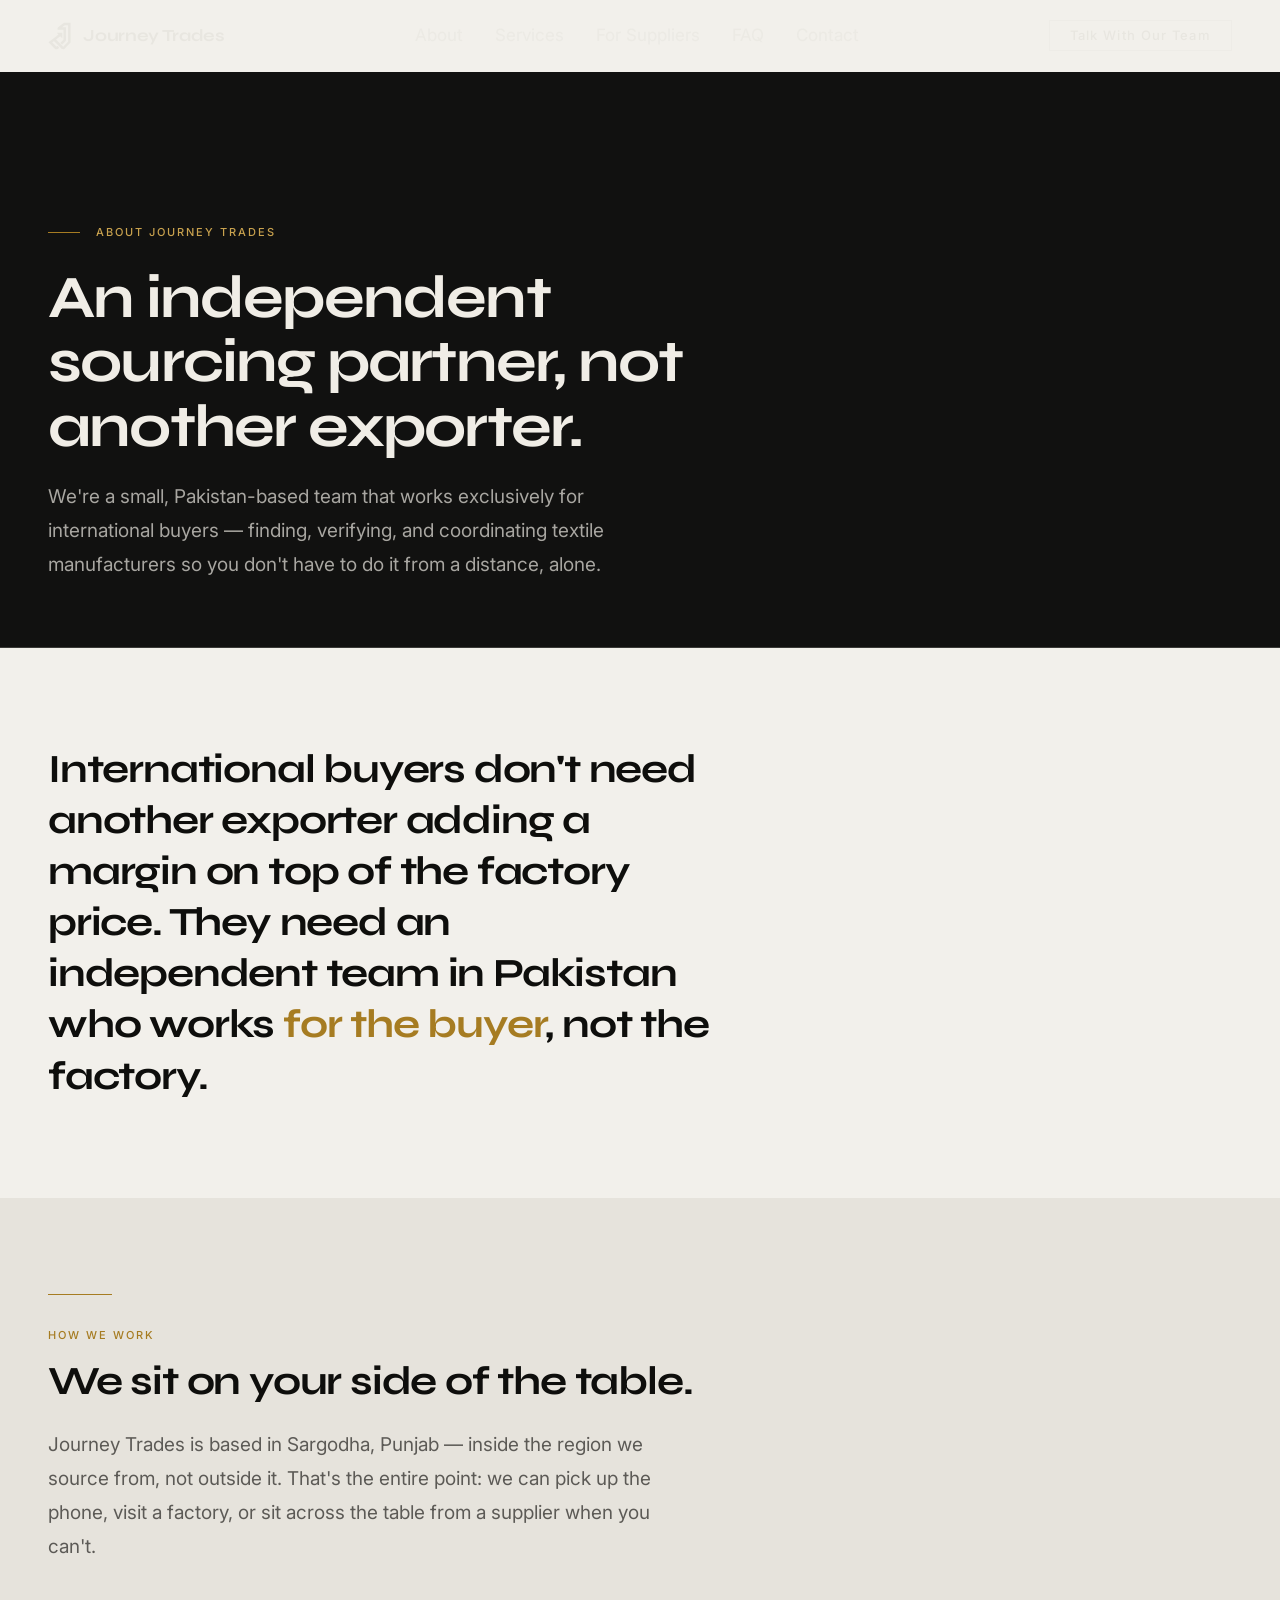
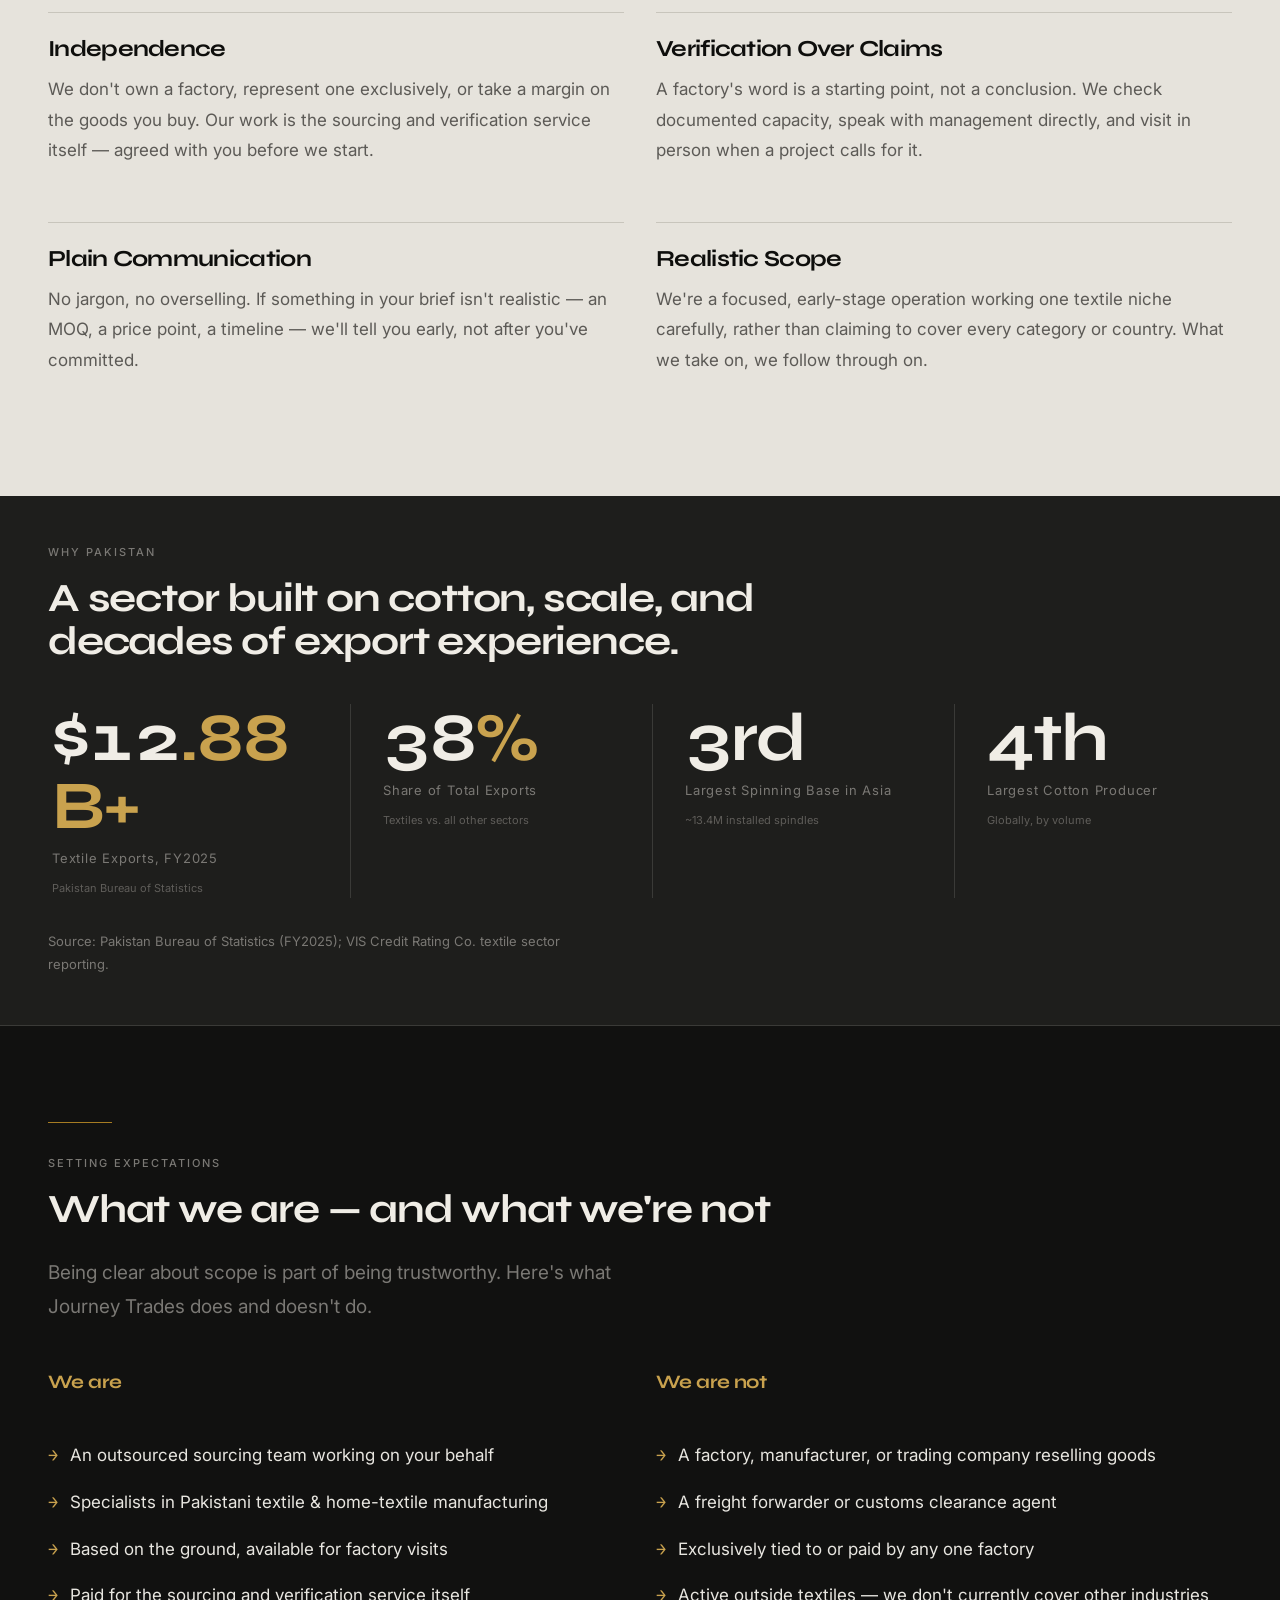
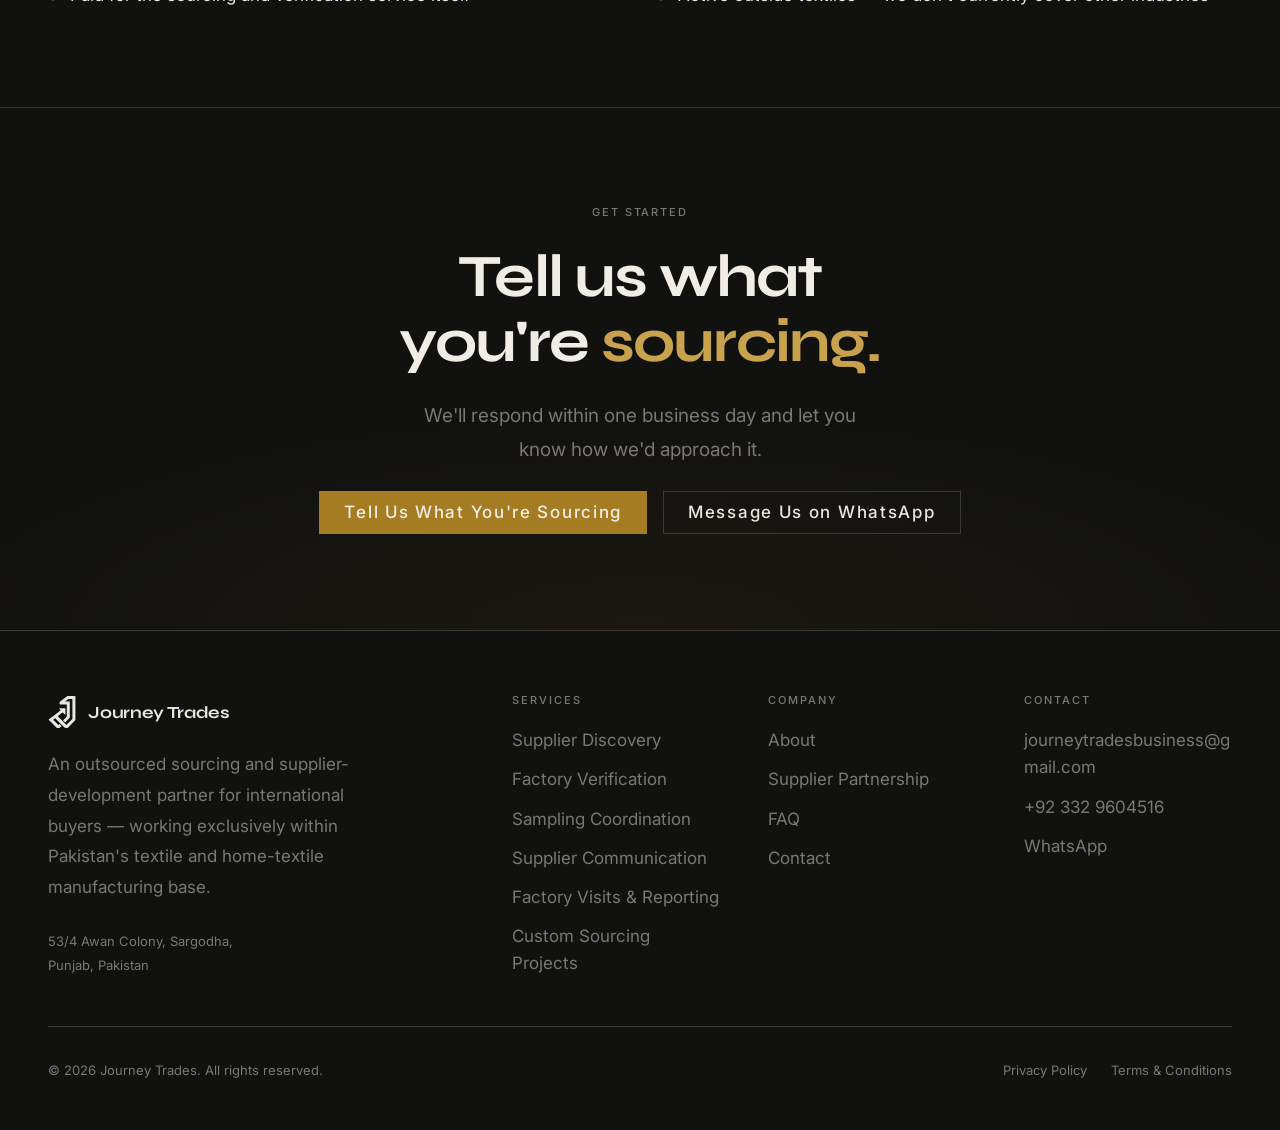
<file: about.html>
<!DOCTYPE html>
<html lang="en" dir="ltr">
<head>
  <meta charset="UTF-8">
  <meta name="viewport" content="width=device-width, initial-scale=1.0">
  <meta http-equiv="X-UA-Compatible" content="IE=edge">

  <title>About Journey Trades — An Independent Sourcing Partner in Pakistan</title>
  <meta name="description" content="Journey Trades is an outsourced sourcing and supplier-development partner based in Sargodha, Punjab. We work for international textile buyers — not for factories.">
  <meta name="robots" content="index, follow">
  <link rel="canonical" href="https://journeytrades.com/about">

  <link rel="icon" href="/assets/favicon/favicon.svg" type="image/svg+xml">
  <link rel="icon" href="/assets/favicon/favicon.ico" sizes="any">
  <link rel="icon" href="/assets/favicon/favicon-96x96.png" type="image/png" sizes="96x96">
  <link rel="apple-touch-icon" href="/assets/favicon/apple-touch-icon.png">
  <link rel="manifest" href="/site.webmanifest">
  <meta name="theme-color" content="#111110">

  <link rel="preconnect" href="https://fonts.googleapis.com">
  <link rel="preconnect" href="https://fonts.gstatic.com" crossorigin>
  <link rel="stylesheet" href="/css/style.css">
  <link rel="stylesheet" href="/css/components.css">
  <link href="https://fonts.googleapis.com/css2?family=Syne:wght@600;700&family=Inter:wght@400;500;600&family=JetBrains+Mono:wght@400&display=swap" rel="stylesheet">
</head>

<body>

  <a href="#main-content" class="skip-link">Skip to main content</a>

  <header role="banner">
    <nav class="nav nav--over-dark" id="site-nav" aria-label="Main navigation">
      <div class="nav__inner container">

        <a href="/" class="nav__brand" aria-label="Journey Trades — Home">
          <span class="nav__mark" aria-hidden="true">
            <svg viewBox="381.33 122.94 254.98 306.00" xmlns="http://www.w3.org/2000/svg" aria-hidden="true" focusable="false"><path fill="currentColor" d="M492.219360,255.719696 C487.970673,251.401764 483.965637,247.331940 479.997284,243.299408 C481.773834,241.290131 483.369568,241.736816 484.786346,241.733704 C500.950500,241.697998 517.115051,241.760742 533.278870,241.675629 C536.532776,241.658493 538.229919,242.593063 538.214355,246.176392 C538.138489,263.673279 538.195129,281.170685 538.187622,298.667908 C538.187256,299.475739 538.202148,300.349670 537.248962,300.984955 C535.290833,301.412384 534.532166,299.639404 533.427429,298.526733 C528.144592,293.205994 522.882629,287.864319 517.635010,282.508728 C516.017578,280.857971 514.525269,279.582428 512.106262,281.442688 C497.848846,292.407104 483.533447,303.296173 469.249542,314.226257 C469.011902,314.408142 468.924530,314.786438 468.872314,314.881500 C494.978088,340.527435 521.039734,366.130005 547.777771,392.397064 C550.860657,389.139160 555.244202,384.400482 559.742493,379.773346 C572.284668,366.872040 584.827454,353.970581 597.484985,341.183014 C600.006348,338.635864 601.158508,335.977844 601.152100,332.351929 C601.053955,276.360565 601.016846,220.368958 601.138489,164.377777 C601.148865,159.608215 599.744385,157.890137 594.889404,158.078583 C586.236511,158.414490 577.562073,158.185883 568.896851,158.221893 C567.082275,158.229431 565.195679,157.996155 563.598877,159.205017 C554.478271,166.109589 545.360718,173.018188 536.156189,179.990524 C537.889099,181.886978 539.625610,181.592804 541.217590,181.585632 C551.380310,181.539932 561.548218,181.598801 571.702759,181.267838 C575.767700,181.135345 577.372253,182.289490 577.363159,186.539581 C577.265991,232.199249 577.288330,277.859222 577.348022,323.519012 C577.351562,326.256561 576.355835,328.283813 574.530151,330.162781 C562.570923,342.470795 550.576233,354.745850 538.759583,367.189697 C536.109314,369.980621 534.418335,369.785675 531.954956,367.059418 C528.161133,362.860901 524.103699,358.885468 519.976135,355.009216 C517.406128,352.595734 517.024597,350.875061 519.827148,348.115173 C529.203430,338.881683 538.237244,329.301453 547.532532,319.984039 C549.837402,317.673645 550.729797,315.225372 550.720886,311.995819 C550.630432,279.167633 550.588562,246.338837 550.731201,213.511063 C550.749634,209.265808 549.271851,208.119171 545.238403,208.156525 C527.575867,208.320053 509.909210,208.088135 492.248108,208.314621 C487.396088,208.376831 485.508484,207.134674 485.556122,201.903229 C485.714783,184.478241 485.535400,184.493973 499.542938,173.908081 C517.348938,160.451614 535.152893,146.992111 552.895752,133.452637 C555.155579,131.728149 557.503235,130.980072 560.276611,130.983826 C581.106812,131.011978 601.937317,131.055344 622.766968,130.943924 C626.807556,130.922302 628.318054,132.323074 628.312683,136.488327 C628.223572,205.811172 628.248474,275.134186 628.276550,344.457153 C628.277588,346.911621 627.695251,348.962250 625.915466,350.777222 C604.217590,372.904419 582.559082,395.070221 560.886902,417.222687 C560.538513,417.578796 560.169983,417.923492 559.772217,418.221985 C554.971069,421.824646 533.644470,420.338440 529.401917,416.060669 C503.236969,389.678223 477.083954,363.283936 450.935394,336.885254 C445.846863,331.748047 445.846344,331.707733 440.229309,335.979370 C436.121277,339.103455 432.063232,342.293457 428.000671,345.476746 C427.767517,345.659454 427.695007,346.047119 427.432037,346.569000 C443.109436,361.708893 458.841797,376.901855 474.966919,392.474121 C476.721710,391.483978 478.832550,388.628113 481.294250,386.196716 C483.282410,384.233093 484.864899,384.271484 486.775757,386.243256 C491.181244,390.789246 495.623444,395.303986 500.180634,399.696655 C502.305176,401.744446 502.652954,403.499542 500.231781,405.450317 C499.845337,405.761688 499.527985,406.159149 499.180969,406.518982 C485.274841,420.939636 485.276093,420.915375 465.383636,419.879028 C462.577545,419.732819 460.314514,418.886597 458.288696,416.833862 C435.349701,393.589966 412.379608,370.376526 389.334137,347.238281 C386.774902,344.668762 386.963837,343.059631 389.784821,340.916809 C418.702850,318.951202 447.563599,296.910217 476.432800,274.880371 C482.764526,270.048645 489.066345,265.177734 495.222076,260.447754 C495.000000,258.157471 493.479034,257.229156 492.219360,255.719696 z"/></svg>
          </span>
          <span class="nav__wordmark">Journey Trades</span>
        </a>

        <ul class="nav__links" role="list">
          <li><a href="/about"     class="nav__link">About</a></li>
          <li><a href="/services"  class="nav__link">Services</a></li>
          <li><a href="/suppliers" class="nav__link">For Suppliers</a></li>
          <li><a href="/faq"       class="nav__link">FAQ</a></li>
          <li><a href="/contact"   class="nav__link">Contact</a></li>
        </ul>

        <div class="nav__actions">
          <a href="/contact" class="btn nav__cta">Talk With Our Team</a>
          <button class="nav__toggle" id="menu-toggle" aria-expanded="false" aria-controls="mobile-menu" aria-label="Open navigation menu">
            <span class="nav__toggle-bar" aria-hidden="true"></span>
            <span class="nav__toggle-bar" aria-hidden="true"></span>
            <span class="nav__toggle-bar" aria-hidden="true"></span>
          </button>
        </div>

      </div>

      <div class="nav__mobile" id="mobile-menu" aria-hidden="true">
        <ul class="nav__mobile-links" role="list">
          <li><a href="/about"     class="nav__mobile-link">About</a></li>
          <li><a href="/services"  class="nav__mobile-link">Services</a></li>
          <li><a href="/suppliers" class="nav__mobile-link">For Suppliers</a></li>
          <li><a href="/faq"       class="nav__mobile-link">FAQ</a></li>
          <li><a href="/contact"   class="nav__mobile-link">Contact</a></li>
        </ul>
        <a href="/contact" class="nav__mobile-cta">Talk With Our Team</a>
      </div>

    </nav>
  </header>
  <main id="main-content" tabindex="-1">

    <!-- ═══════════ PAGE HEADER ═══════════ -->
    <header class="page-header">
      <div class="container">
        <div class="page-header__inner">
          <div class="hero__eyebrow">
            <span class="hero__eyebrow-line" aria-hidden="true"></span>
            <span class="hero__label">About Journey Trades</span>
          </div>
          <h1>An independent sourcing partner, not another exporter.</h1>
          <p class="page-header__sub">
            We're a small, Pakistan-based team that works exclusively for international buyers — finding, verifying, and coordinating textile manufacturers so you don't have to do it from a distance, alone.
          </p>
        </div>
      </div>
    </header>

    <!-- ═══════════ LEAD STATEMENT ═══════════ -->
    <section class="about-lead section">
      <div class="container">
        <p class="about-lead__text">
          International buyers don't need another exporter adding a margin on top of the factory price. They need an independent team in Pakistan who works <em>for the buyer</em>, not the factory.
        </p>
      </div>
    </section>

    <!-- ═══════════ HOW WE WORK ═══════════ -->
    <section class="section" style="background-color: var(--color-bg-alt);" aria-labelledby="how-heading">
      <div class="container">
        <span class="entry-rule fade-up" aria-hidden="true"></span>
        <div class="heading-block">
          <span class="section-label">How We Work</span>
          <h2 class="heading-block__title" id="how-heading">We sit on your side of the table.</h2>
          <p class="heading-block__sub">
            Journey Trades is based in Sargodha, Punjab — inside the region we source from, not outside it. That's the entire point: we can pick up the phone, visit a factory, or sit across the table from a supplier when you can't.
          </p>
        </div>

        <div class="values-grid">
          <div class="value-item fade-up">
            <h3 class="value-item__title">Independence</h3>
            <p class="value-item__body">We don't own a factory, represent one exclusively, or take a margin on the goods you buy. Our work is the sourcing and verification service itself — agreed with you before we start.</p>
          </div>
          <div class="value-item fade-up">
            <h3 class="value-item__title">Verification Over Claims</h3>
            <p class="value-item__body">A factory's word is a starting point, not a conclusion. We check documented capacity, speak with management directly, and visit in person when a project calls for it.</p>
          </div>
          <div class="value-item fade-up">
            <h3 class="value-item__title">Plain Communication</h3>
            <p class="value-item__body">No jargon, no overselling. If something in your brief isn't realistic — an MOQ, a price point, a timeline — we'll tell you early, not after you've committed.</p>
          </div>
          <div class="value-item fade-up">
            <h3 class="value-item__title">Realistic Scope</h3>
            <p class="value-item__body">We're a focused, early-stage operation working one textile niche carefully, rather than claiming to cover every category or country. What we take on, we follow through on.</p>
          </div>
        </div>
      </div>
    </section>

    <!-- ═══════════ WHY PAKISTAN ═══════════ -->
    <section class="credibility-bar" aria-label="Pakistan's textile sector, in context">
      <div class="container">
        <span class="section-label section-label--light">Why Pakistan</span>
        <h2 style="color: var(--color-text-on-dark-strong); margin-top: var(--space-16); max-width: 38ch;">
          A sector built on cotton, scale, and decades of export experience.
        </h2>
        <div class="credibility-bar__grid" style="margin-top: var(--space-40);">

          <div class="stat-card fade-up">
            <span class="stat-card__number" data-count="17" data-suffix=".88B+">$17<span>.88B+</span></span>
            <span class="stat-card__label">Textile Exports, FY2025</span>
            <span class="stat-card__context">Pakistan Bureau of Statistics</span>
          </div>

          <div class="stat-card fade-up">
            <span class="stat-card__number" data-count="55" data-suffix="%">55<span>%</span></span>
            <span class="stat-card__label">Share of Total Exports</span>
            <span class="stat-card__context">Textiles vs. all other sectors</span>
          </div>

          <div class="stat-card fade-up">
            <span class="stat-card__number">3rd</span>
            <span class="stat-card__label">Largest Spinning Base in Asia</span>
            <span class="stat-card__context">~13.4M installed spindles</span>
          </div>

          <div class="stat-card fade-up">
            <span class="stat-card__number">4th</span>
            <span class="stat-card__label">Largest Cotton Producer</span>
            <span class="stat-card__context">Globally, by volume</span>
          </div>

        </div>
        <p class="markets__source">Source: Pakistan Bureau of Statistics (FY2025); VIS Credit Rating Co. textile sector reporting.</p>
      </div>
    </section>

    <!-- ═══════════ WHAT WE ARE / AREN'T ═══════════ -->
    <section class="section" style="background-color: var(--color-surface-dark);" aria-labelledby="not-heading">
      <div class="container">
        <span class="entry-rule fade-up" aria-hidden="true"></span>
        <div class="heading-block">
          <span class="section-label section-label--light">Setting Expectations</span>
          <h2 class="heading-block__title" id="not-heading" style="color: var(--color-text-on-dark-strong);">What we are — and what we're not</h2>
          <p class="heading-block__sub heading-block__sub--light">
            Being clear about scope is part of being trustworthy. Here's what Journey Trades does and doesn't do.
          </p>
        </div>

        <div class="grid grid--2">
          <div>
            <h3 style="color: var(--color-accent-brass-light); font-family: var(--font-display); font-size: var(--text-body-lg); margin-bottom: var(--space-16);">We are</h3>
            <div class="not-list">
              <div class="not-item"><span class="not-item__mark">→</span> An outsourced sourcing team working on your behalf</div>
              <div class="not-item"><span class="not-item__mark">→</span> Specialists in Pakistani textile &amp; home-textile manufacturing</div>
              <div class="not-item"><span class="not-item__mark">→</span> Based on the ground, available for factory visits</div>
              <div class="not-item"><span class="not-item__mark">→</span> Paid for the sourcing and verification service itself</div>
            </div>
          </div>
          <div>
            <h3 style="color: var(--color-accent-brass-light); font-family: var(--font-display); font-size: var(--text-body-lg); margin-bottom: var(--space-16);">We are not</h3>
            <div class="not-list">
              <div class="not-item"><span class="not-item__mark">→</span> A factory, manufacturer, or trading company reselling goods</div>
              <div class="not-item"><span class="not-item__mark">→</span> A freight forwarder or customs clearance agent</div>
              <div class="not-item"><span class="not-item__mark">→</span> Exclusively tied to or paid by any one factory</div>
              <div class="not-item"><span class="not-item__mark">→</span> Active outside textiles — we don't currently cover other industries</div>
            </div>
          </div>
        </div>
      </div>
    </section>

    <!-- ═══════════ CTA ═══════════ -->
    <section class="cta-block section" aria-labelledby="about-cta-heading">
      <div class="container">
        <div class="cta-block__inner">
          <span class="cta-block__label">Get Started</span>
          <h2 class="cta-block__title" id="about-cta-heading">Tell us what you're <em>sourcing.</em></h2>
          <p class="cta-block__sub">We'll respond within one business day and let you know how we'd approach it.</p>
          <div class="cta-block__actions">
            <a href="/contact" class="btn btn--brass">Tell Us What You're Sourcing</a>
            <a href="https://wa.me/923329604516" class="btn btn--outline-dark" target="_blank" rel="noopener">Message Us on WhatsApp</a>
          </div>
        </div>
      </div>
    </section>

  </main>

  <!-- ═══════════ FOOTER ═══════════ -->
  <footer class="footer" role="contentinfo">
    <div class="container">
      <div class="footer__inner">

        <div class="footer__brand">
          <a href="/" class="footer__mark" aria-label="Journey Trades — Home">
            <span class="footer__mark-icon" aria-hidden="true">
              <svg viewBox="381.33 122.94 254.98 306.00" xmlns="http://www.w3.org/2000/svg" aria-hidden="true" focusable="false"><path fill="currentColor" d="M492.219360,255.719696 C487.970673,251.401764 483.965637,247.331940 479.997284,243.299408 C481.773834,241.290131 483.369568,241.736816 484.786346,241.733704 C500.950500,241.697998 517.115051,241.760742 533.278870,241.675629 C536.532776,241.658493 538.229919,242.593063 538.214355,246.176392 C538.138489,263.673279 538.195129,281.170685 538.187622,298.667908 C538.187256,299.475739 538.202148,300.349670 537.248962,300.984955 C535.290833,301.412384 534.532166,299.639404 533.427429,298.526733 C528.144592,293.205994 522.882629,287.864319 517.635010,282.508728 C516.017578,280.857971 514.525269,279.582428 512.106262,281.442688 C497.848846,292.407104 483.533447,303.296173 469.249542,314.226257 C469.011902,314.408142 468.924530,314.786438 468.872314,314.881500 C494.978088,340.527435 521.039734,366.130005 547.777771,392.397064 C550.860657,389.139160 555.244202,384.400482 559.742493,379.773346 C572.284668,366.872040 584.827454,353.970581 597.484985,341.183014 C600.006348,338.635864 601.158508,335.977844 601.152100,332.351929 C601.053955,276.360565 601.016846,220.368958 601.138489,164.377777 C601.148865,159.608215 599.744385,157.890137 594.889404,158.078583 C586.236511,158.414490 577.562073,158.185883 568.896851,158.221893 C567.082275,158.229431 565.195679,157.996155 563.598877,159.205017 C554.478271,166.109589 545.360718,173.018188 536.156189,179.990524 C537.889099,181.886978 539.625610,181.592804 541.217590,181.585632 C551.380310,181.539932 561.548218,181.598801 571.702759,181.267838 C575.767700,181.135345 577.372253,182.289490 577.363159,186.539581 C577.265991,232.199249 577.288330,277.859222 577.348022,323.519012 C577.351562,326.256561 576.355835,328.283813 574.530151,330.162781 C562.570923,342.470795 550.576233,354.745850 538.759583,367.189697 C536.109314,369.980621 534.418335,369.785675 531.954956,367.059418 C528.161133,362.860901 524.103699,358.885468 519.976135,355.009216 C517.406128,352.595734 517.024597,350.875061 519.827148,348.115173 C529.203430,338.881683 538.237244,329.301453 547.532532,319.984039 C549.837402,317.673645 550.729797,315.225372 550.720886,311.995819 C550.630432,279.167633 550.588562,246.338837 550.731201,213.511063 C550.749634,209.265808 549.271851,208.119171 545.238403,208.156525 C527.575867,208.320053 509.909210,208.088135 492.248108,208.314621 C487.396088,208.376831 485.508484,207.134674 485.556122,201.903229 C485.714783,184.478241 485.535400,184.493973 499.542938,173.908081 C517.348938,160.451614 535.152893,146.992111 552.895752,133.452637 C555.155579,131.728149 557.503235,130.980072 560.276611,130.983826 C581.106812,131.011978 601.937317,131.055344 622.766968,130.943924 C626.807556,130.922302 628.318054,132.323074 628.312683,136.488327 C628.223572,205.811172 628.248474,275.134186 628.276550,344.457153 C628.277588,346.911621 627.695251,348.962250 625.915466,350.777222 C604.217590,372.904419 582.559082,395.070221 560.886902,417.222687 C560.538513,417.578796 560.169983,417.923492 559.772217,418.221985 C554.971069,421.824646 533.644470,420.338440 529.401917,416.060669 C503.236969,389.678223 477.083954,363.283936 450.935394,336.885254 C445.846863,331.748047 445.846344,331.707733 440.229309,335.979370 C436.121277,339.103455 432.063232,342.293457 428.000671,345.476746 C427.767517,345.659454 427.695007,346.047119 427.432037,346.569000 C443.109436,361.708893 458.841797,376.901855 474.966919,392.474121 C476.721710,391.483978 478.832550,388.628113 481.294250,386.196716 C483.282410,384.233093 484.864899,384.271484 486.775757,386.243256 C491.181244,390.789246 495.623444,395.303986 500.180634,399.696655 C502.305176,401.744446 502.652954,403.499542 500.231781,405.450317 C499.845337,405.761688 499.527985,406.159149 499.180969,406.518982 C485.274841,420.939636 485.276093,420.915375 465.383636,419.879028 C462.577545,419.732819 460.314514,418.886597 458.288696,416.833862 C435.349701,393.589966 412.379608,370.376526 389.334137,347.238281 C386.774902,344.668762 386.963837,343.059631 389.784821,340.916809 C418.702850,318.951202 447.563599,296.910217 476.432800,274.880371 C482.764526,270.048645 489.066345,265.177734 495.222076,260.447754 C495.000000,258.157471 493.479034,257.229156 492.219360,255.719696 z"/></svg>
            </span>
            <span class="footer__wordmark">Journey Trades</span>
          </a>
          <p class="footer__tagline">
            An outsourced sourcing and supplier-development partner for international buyers — working exclusively within Pakistan's textile and home-textile manufacturing base.
          </p>
          <p class="footer__tagline" style="margin-top: var(--space-8); font-size: var(--text-caption);">
            53/4 Awan Colony, Sargodha, Punjab, Pakistan
          </p>
        </div>

        <nav class="footer__col" aria-label="Services">
          <h3 class="footer__col-title">Services</h3>
          <ul class="footer__links" role="list">
            <li><a href="/services" class="footer__link">Supplier Discovery</a></li>
            <li><a href="/services" class="footer__link">Factory Verification</a></li>
            <li><a href="/services" class="footer__link">Sampling Coordination</a></li>
            <li><a href="/services" class="footer__link">Supplier Communication</a></li>
            <li><a href="/services" class="footer__link">Factory Visits &amp; Reporting</a></li>
            <li><a href="/services" class="footer__link">Custom Sourcing Projects</a></li>
          </ul>
        </nav>

        <nav class="footer__col" aria-label="Company">
          <h3 class="footer__col-title">Company</h3>
          <ul class="footer__links" role="list">
            <li><a href="/about"     class="footer__link">About</a></li>
            <li><a href="/suppliers" class="footer__link">Supplier Partnership</a></li>
            <li><a href="/faq"       class="footer__link">FAQ</a></li>
            <li><a href="/contact"   class="footer__link">Contact</a></li>
          </ul>
        </nav>

        <div class="footer__col">
          <h3 class="footer__col-title">Contact</h3>
          <ul class="footer__links" role="list">
            <li><a href="mailto:journeytradesbusiness@gmail.com" class="footer__link">journeytradesbusiness@gmail.com</a></li>
            <li><a href="tel:+923329604516" class="footer__link">+92 332 9604516</a></li>
            <li><a href="https://wa.me/923329604516" class="footer__link" target="_blank" rel="noopener">WhatsApp</a></li>
          </ul>
        </div>

      </div>

      <hr class="footer__divider" aria-hidden="true">

      <div class="footer__bottom">
        <p class="footer__copy">
          &copy; <span id="footer-year">2026</span> Journey Trades. All rights reserved.
        </p>
        <nav class="footer__legal-links" aria-label="Legal">
          <a href="/privacy" class="footer__legal-link">Privacy Policy</a>
          <a href="/terms"   class="footer__legal-link">Terms &amp; Conditions</a>
        </nav>
      </div>

    </div>
  </footer>

  <script src="/js/script.js" defer></script>


</body>
</html>
</file>
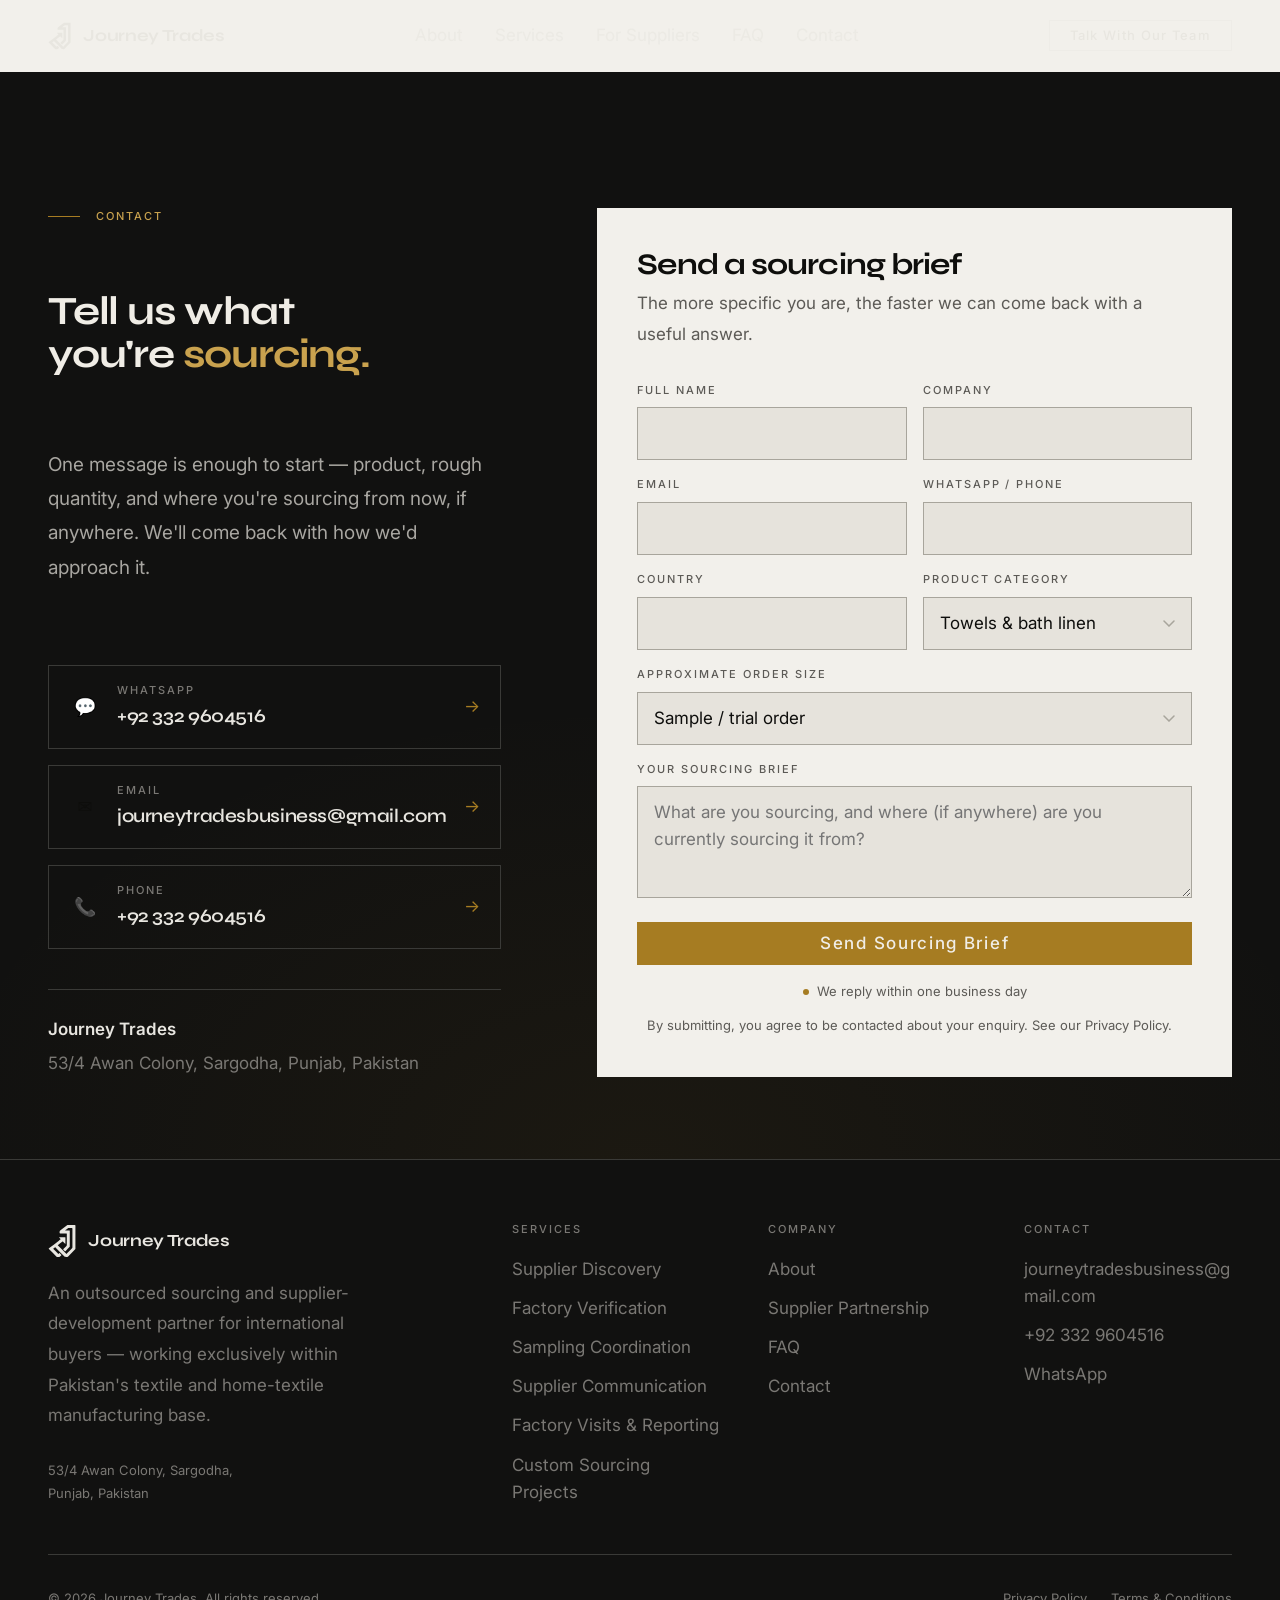
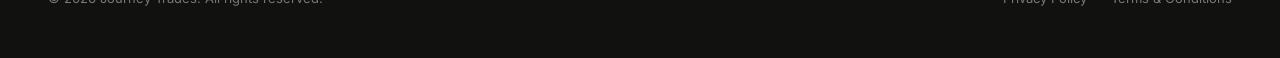
<file: contact.html>
<!DOCTYPE html>
<html lang="en" dir="ltr">
<head>
  <meta charset="UTF-8">
  <meta name="viewport" content="width=device-width, initial-scale=1.0">
  <meta http-equiv="X-UA-Compatible" content="IE=edge">

  <title>Contact Journey Trades — Send Your Sourcing Brief</title>
  <meta name="description" content="Tell Journey Trades what you're sourcing. Reach us by WhatsApp, email, or phone — based in Sargodha, Punjab, Pakistan. We respond within one business day.">
  <meta name="robots" content="index, follow">
  <link rel="canonical" href="https://journeytrades.com/contact">

  <link rel="icon" href="/assets/favicon/favicon.svg" type="image/svg+xml">
  <link rel="icon" href="/assets/favicon/favicon.ico" sizes="any">
  <link rel="icon" href="/assets/favicon/favicon-96x96.png" type="image/png" sizes="96x96">
  <link rel="apple-touch-icon" href="/assets/favicon/apple-touch-icon.png">
  <link rel="manifest" href="/site.webmanifest">
  <meta name="theme-color" content="#111110">

  <link rel="preconnect" href="https://fonts.googleapis.com">
  <link rel="preconnect" href="https://fonts.gstatic.com" crossorigin>
  <link rel="stylesheet" href="/css/style.css">
  <link rel="stylesheet" href="/css/components.css">
  <link href="https://fonts.googleapis.com/css2?family=Syne:wght@600;700&family=Inter:wght@400;500;600&family=JetBrains+Mono:wght@400&display=swap" rel="stylesheet">
</head>

<body>

  <a href="#main-content" class="skip-link">Skip to main content</a>

  <header role="banner">
    <nav class="nav nav--over-dark" id="site-nav" aria-label="Main navigation">
      <div class="nav__inner container">

        <a href="/" class="nav__brand" aria-label="Journey Trades — Home">
          <span class="nav__mark" aria-hidden="true">
            <svg viewBox="381.33 122.94 254.98 306.00" xmlns="http://www.w3.org/2000/svg" aria-hidden="true" focusable="false"><path fill="currentColor" d="M492.219360,255.719696 C487.970673,251.401764 483.965637,247.331940 479.997284,243.299408 C481.773834,241.290131 483.369568,241.736816 484.786346,241.733704 C500.950500,241.697998 517.115051,241.760742 533.278870,241.675629 C536.532776,241.658493 538.229919,242.593063 538.214355,246.176392 C538.138489,263.673279 538.195129,281.170685 538.187622,298.667908 C538.187256,299.475739 538.202148,300.349670 537.248962,300.984955 C535.290833,301.412384 534.532166,299.639404 533.427429,298.526733 C528.144592,293.205994 522.882629,287.864319 517.635010,282.508728 C516.017578,280.857971 514.525269,279.582428 512.106262,281.442688 C497.848846,292.407104 483.533447,303.296173 469.249542,314.226257 C469.011902,314.408142 468.924530,314.786438 468.872314,314.881500 C494.978088,340.527435 521.039734,366.130005 547.777771,392.397064 C550.860657,389.139160 555.244202,384.400482 559.742493,379.773346 C572.284668,366.872040 584.827454,353.970581 597.484985,341.183014 C600.006348,338.635864 601.158508,335.977844 601.152100,332.351929 C601.053955,276.360565 601.016846,220.368958 601.138489,164.377777 C601.148865,159.608215 599.744385,157.890137 594.889404,158.078583 C586.236511,158.414490 577.562073,158.185883 568.896851,158.221893 C567.082275,158.229431 565.195679,157.996155 563.598877,159.205017 C554.478271,166.109589 545.360718,173.018188 536.156189,179.990524 C537.889099,181.886978 539.625610,181.592804 541.217590,181.585632 C551.380310,181.539932 561.548218,181.598801 571.702759,181.267838 C575.767700,181.135345 577.372253,182.289490 577.363159,186.539581 C577.265991,232.199249 577.288330,277.859222 577.348022,323.519012 C577.351562,326.256561 576.355835,328.283813 574.530151,330.162781 C562.570923,342.470795 550.576233,354.745850 538.759583,367.189697 C536.109314,369.980621 534.418335,369.785675 531.954956,367.059418 C528.161133,362.860901 524.103699,358.885468 519.976135,355.009216 C517.406128,352.595734 517.024597,350.875061 519.827148,348.115173 C529.203430,338.881683 538.237244,329.301453 547.532532,319.984039 C549.837402,317.673645 550.729797,315.225372 550.720886,311.995819 C550.630432,279.167633 550.588562,246.338837 550.731201,213.511063 C550.749634,209.265808 549.271851,208.119171 545.238403,208.156525 C527.575867,208.320053 509.909210,208.088135 492.248108,208.314621 C487.396088,208.376831 485.508484,207.134674 485.556122,201.903229 C485.714783,184.478241 485.535400,184.493973 499.542938,173.908081 C517.348938,160.451614 535.152893,146.992111 552.895752,133.452637 C555.155579,131.728149 557.503235,130.980072 560.276611,130.983826 C581.106812,131.011978 601.937317,131.055344 622.766968,130.943924 C626.807556,130.922302 628.318054,132.323074 628.312683,136.488327 C628.223572,205.811172 628.248474,275.134186 628.276550,344.457153 C628.277588,346.911621 627.695251,348.962250 625.915466,350.777222 C604.217590,372.904419 582.559082,395.070221 560.886902,417.222687 C560.538513,417.578796 560.169983,417.923492 559.772217,418.221985 C554.971069,421.824646 533.644470,420.338440 529.401917,416.060669 C503.236969,389.678223 477.083954,363.283936 450.935394,336.885254 C445.846863,331.748047 445.846344,331.707733 440.229309,335.979370 C436.121277,339.103455 432.063232,342.293457 428.000671,345.476746 C427.767517,345.659454 427.695007,346.047119 427.432037,346.569000 C443.109436,361.708893 458.841797,376.901855 474.966919,392.474121 C476.721710,391.483978 478.832550,388.628113 481.294250,386.196716 C483.282410,384.233093 484.864899,384.271484 486.775757,386.243256 C491.181244,390.789246 495.623444,395.303986 500.180634,399.696655 C502.305176,401.744446 502.652954,403.499542 500.231781,405.450317 C499.845337,405.761688 499.527985,406.159149 499.180969,406.518982 C485.274841,420.939636 485.276093,420.915375 465.383636,419.879028 C462.577545,419.732819 460.314514,418.886597 458.288696,416.833862 C435.349701,393.589966 412.379608,370.376526 389.334137,347.238281 C386.774902,344.668762 386.963837,343.059631 389.784821,340.916809 C418.702850,318.951202 447.563599,296.910217 476.432800,274.880371 C482.764526,270.048645 489.066345,265.177734 495.222076,260.447754 C495.000000,258.157471 493.479034,257.229156 492.219360,255.719696 z"/></svg>
          </span>
          <span class="nav__wordmark">Journey Trades</span>
        </a>

        <ul class="nav__links" role="list">
          <li><a href="/about"     class="nav__link">About</a></li>
          <li><a href="/services"  class="nav__link">Services</a></li>
          <li><a href="/suppliers" class="nav__link">For Suppliers</a></li>
          <li><a href="/faq"       class="nav__link">FAQ</a></li>
          <li><a href="/contact"   class="nav__link">Contact</a></li>
        </ul>

        <div class="nav__actions">
          <a href="/contact" class="btn nav__cta">Talk With Our Team</a>
          <button class="nav__toggle" id="menu-toggle" aria-expanded="false" aria-controls="mobile-menu" aria-label="Open navigation menu">
            <span class="nav__toggle-bar" aria-hidden="true"></span>
            <span class="nav__toggle-bar" aria-hidden="true"></span>
            <span class="nav__toggle-bar" aria-hidden="true"></span>
          </button>
        </div>

      </div>

      <div class="nav__mobile" id="mobile-menu" aria-hidden="true">
        <ul class="nav__mobile-links" role="list">
          <li><a href="/about"     class="nav__mobile-link">About</a></li>
          <li><a href="/services"  class="nav__mobile-link">Services</a></li>
          <li><a href="/suppliers" class="nav__mobile-link">For Suppliers</a></li>
          <li><a href="/faq"       class="nav__mobile-link">FAQ</a></li>
          <li><a href="/contact"   class="nav__mobile-link">Contact</a></li>
        </ul>
        <a href="/contact" class="nav__mobile-cta">Talk With Our Team</a>
      </div>

    </nav>
  </header>
  <main id="main-content" tabindex="-1">

    <!-- ═══════════ CONTACT HUB ═══════════ -->
    <section class="contact-hub" style="padding-top: calc(var(--nav-height) + var(--space-64)); padding-bottom: var(--space-80);">
      <div class="container">
        <div class="contact-hub__layout">

          <div class="contact-hub__intro">
            <div class="hero__eyebrow">
              <span class="hero__eyebrow-line" aria-hidden="true"></span>
              <span class="hero__label">Contact</span>
            </div>
            <h1 class="hero__title" style="font-size: var(--text-h2);">Tell us what you're <em>sourcing.</em></h1>
            <p class="hero__sub">
              One message is enough to start — product, rough quantity, and where you're sourcing from now, if anywhere. We'll come back with how we'd approach it.
            </p>

            <div class="contact-hub__channels">
              <a href="https://wa.me/923329604516" class="contact-channel" target="_blank" rel="noopener">
                <span class="contact-channel__icon" aria-hidden="true">💬</span>
                <span class="contact-channel__body">
                  <span class="contact-channel__label">WhatsApp</span>
                  <span class="contact-channel__value">+92 332 9604516</span>
                </span>
                <span class="contact-channel__arrow" aria-hidden="true">→</span>
              </a>
              <a href="mailto:journeytradesbusiness@gmail.com" class="contact-channel">
                <span class="contact-channel__icon" aria-hidden="true">✉️</span>
                <span class="contact-channel__body">
                  <span class="contact-channel__label">Email</span>
                  <span class="contact-channel__value">journeytradesbusiness@gmail.com</span>
                </span>
                <span class="contact-channel__arrow" aria-hidden="true">→</span>
              </a>
              <a href="tel:+923329604516" class="contact-channel">
                <span class="contact-channel__icon" aria-hidden="true">📞</span>
                <span class="contact-channel__body">
                  <span class="contact-channel__label">Phone</span>
                  <span class="contact-channel__value">+92 332 9604516</span>
                </span>
                <span class="contact-channel__arrow" aria-hidden="true">→</span>
              </a>
            </div>

            <div class="contact-hub__address">
              <strong>Journey Trades</strong>
              53/4 Awan Colony, Sargodha, Punjab, Pakistan
            </div>
          </div>

          <form class="contact-form" action="https://formsubmit.co/journeytradesbusiness@gmail.com" method="POST">

            <h2 class="contact-form__title">Send a sourcing brief</h2>
            <p class="contact-form__sub">The more specific you are, the faster we can come back with a useful answer.</p>

            <input type="hidden" name="_subject" value="New Sourcing Brief — Journey Trades">
            <input type="hidden" name="_template" value="table">
            <input type="hidden" name="_captcha" value="false">
            <input type="hidden" name="_next" value="https://journeytrades.com/contact?sent=1">
            <input type="text" name="_honey" class="form-honeypot" tabindex="-1" autocomplete="off">

            <div class="form-row form-row--2">
              <div class="form-field">
                <label class="form-label" for="name">Full Name</label>
                <input class="form-input" type="text" id="name" name="Name" required autocomplete="name">
              </div>
              <div class="form-field">
                <label class="form-label" for="company">Company</label>
                <input class="form-input" type="text" id="company" name="Company" autocomplete="organization">
              </div>
            </div>

            <div class="form-row form-row--2">
              <div class="form-field">
                <label class="form-label" for="email">Email</label>
                <input class="form-input" type="email" id="email" name="Email" required autocomplete="email">
              </div>
              <div class="form-field">
                <label class="form-label" for="whatsapp">WhatsApp / Phone</label>
                <input class="form-input" type="tel" id="whatsapp" name="WhatsApp or Phone" autocomplete="tel">
              </div>
            </div>

            <div class="form-row form-row--2">
              <div class="form-field">
                <label class="form-label" for="country">Country</label>
                <input class="form-input" type="text" id="country" name="Country" autocomplete="country-name">
              </div>
              <div class="form-field">
                <label class="form-label" for="category">Product Category</label>
                <select class="form-select" id="category" name="Product Category">
                  <option value="Towels &amp; bath linen">Towels &amp; bath linen</option>
                  <option value="Bed linen &amp; sheeting">Bed linen &amp; sheeting</option>
                  <option value="Woven fabric">Woven fabric</option>
                  <option value="Knit fabric &amp; garments">Knit fabric &amp; garments</option>
                  <option value="Other textile">Other textile</option>
                  <option value="Not sure yet">Not sure yet</option>
                </select>
              </div>
            </div>

            <div class="form-row">
              <div class="form-field">
                <label class="form-label" for="volume">Approximate Order Size</label>
                <select class="form-select" id="volume" name="Approximate Order Size">
                  <option value="Sample / trial order">Sample / trial order</option>
                  <option value="Under $25,000">Under $25,000</option>
                  <option value="$25,000 – $100,000">$25,000 – $100,000</option>
                  <option value="$100,000 – $250,000">$100,000 – $250,000</option>
                  <option value="$250,000+">$250,000+</option>
                  <option value="Not sure yet">Not sure yet</option>
                </select>
              </div>
            </div>

            <div class="form-row">
              <div class="form-field">
                <label class="form-label" for="message">Your Sourcing Brief</label>
                <textarea class="form-textarea" id="message" name="Sourcing Brief" required placeholder="What are you sourcing, and where (if anywhere) are you currently sourcing it from?"></textarea>
              </div>
            </div>

            <button type="submit" class="btn btn--brass form-submit">Send Sourcing Brief</button>

            <div class="form-response-time">
              <span class="form-response-time__dot" aria-hidden="true"></span>
              We reply within one business day
            </div>

            <p class="form-note">
              By submitting, you agree to be contacted about your enquiry. See our <a href="/privacy">Privacy Policy</a>.
            </p>

          </form>

          <div id="form-success" hidden>
            <p class="contact-form__sub">Your sourcing brief has been sent. We'll be in touch within one business day.</p>
            <a href="/contact" class="btn btn--brass">Send Another Brief</a>
          </div>

        </div>
      </div>
    </section>

  </main>

  <!-- ═══════════ FOOTER ═══════════ -->
  <footer class="footer" role="contentinfo">
    <div class="container">
      <div class="footer__inner">

        <div class="footer__brand">
          <a href="/" class="footer__mark" aria-label="Journey Trades — Home">
            <span class="footer__mark-icon" aria-hidden="true">
              <svg viewBox="381.33 122.94 254.98 306.00" xmlns="http://www.w3.org/2000/svg" aria-hidden="true" focusable="false"><path fill="currentColor" d="M492.219360,255.719696 C487.970673,251.401764 483.965637,247.331940 479.997284,243.299408 C481.773834,241.290131 483.369568,241.736816 484.786346,241.733704 C500.950500,241.697998 517.115051,241.760742 533.278870,241.675629 C536.532776,241.658493 538.229919,242.593063 538.214355,246.176392 C538.138489,263.673279 538.195129,281.170685 538.187622,298.667908 C538.187256,299.475739 538.202148,300.349670 537.248962,300.984955 C535.290833,301.412384 534.532166,299.639404 533.427429,298.526733 C528.144592,293.205994 522.882629,287.864319 517.635010,282.508728 C516.017578,280.857971 514.525269,279.582428 512.106262,281.442688 C497.848846,292.407104 483.533447,303.296173 469.249542,314.226257 C469.011902,314.408142 468.924530,314.786438 468.872314,314.881500 C494.978088,340.527435 521.039734,366.130005 547.777771,392.397064 C550.860657,389.139160 555.244202,384.400482 559.742493,379.773346 C572.284668,366.872040 584.827454,353.970581 597.484985,341.183014 C600.006348,338.635864 601.158508,335.977844 601.152100,332.351929 C601.053955,276.360565 601.016846,220.368958 601.138489,164.377777 C601.148865,159.608215 599.744385,157.890137 594.889404,158.078583 C586.236511,158.414490 577.562073,158.185883 568.896851,158.221893 C567.082275,158.229431 565.195679,157.996155 563.598877,159.205017 C554.478271,166.109589 545.360718,173.018188 536.156189,179.990524 C537.889099,181.886978 539.625610,181.592804 541.217590,181.585632 C551.380310,181.539932 561.548218,181.598801 571.702759,181.267838 C575.767700,181.135345 577.372253,182.289490 577.363159,186.539581 C577.265991,232.199249 577.288330,277.859222 577.348022,323.519012 C577.351562,326.256561 576.355835,328.283813 574.530151,330.162781 C562.570923,342.470795 550.576233,354.745850 538.759583,367.189697 C536.109314,369.980621 534.418335,369.785675 531.954956,367.059418 C528.161133,362.860901 524.103699,358.885468 519.976135,355.009216 C517.406128,352.595734 517.024597,350.875061 519.827148,348.115173 C529.203430,338.881683 538.237244,329.301453 547.532532,319.984039 C549.837402,317.673645 550.729797,315.225372 550.720886,311.995819 C550.630432,279.167633 550.588562,246.338837 550.731201,213.511063 C550.749634,209.265808 549.271851,208.119171 545.238403,208.156525 C527.575867,208.320053 509.909210,208.088135 492.248108,208.314621 C487.396088,208.376831 485.508484,207.134674 485.556122,201.903229 C485.714783,184.478241 485.535400,184.493973 499.542938,173.908081 C517.348938,160.451614 535.152893,146.992111 552.895752,133.452637 C555.155579,131.728149 557.503235,130.980072 560.276611,130.983826 C581.106812,131.011978 601.937317,131.055344 622.766968,130.943924 C626.807556,130.922302 628.318054,132.323074 628.312683,136.488327 C628.223572,205.811172 628.248474,275.134186 628.276550,344.457153 C628.277588,346.911621 627.695251,348.962250 625.915466,350.777222 C604.217590,372.904419 582.559082,395.070221 560.886902,417.222687 C560.538513,417.578796 560.169983,417.923492 559.772217,418.221985 C554.971069,421.824646 533.644470,420.338440 529.401917,416.060669 C503.236969,389.678223 477.083954,363.283936 450.935394,336.885254 C445.846863,331.748047 445.846344,331.707733 440.229309,335.979370 C436.121277,339.103455 432.063232,342.293457 428.000671,345.476746 C427.767517,345.659454 427.695007,346.047119 427.432037,346.569000 C443.109436,361.708893 458.841797,376.901855 474.966919,392.474121 C476.721710,391.483978 478.832550,388.628113 481.294250,386.196716 C483.282410,384.233093 484.864899,384.271484 486.775757,386.243256 C491.181244,390.789246 495.623444,395.303986 500.180634,399.696655 C502.305176,401.744446 502.652954,403.499542 500.231781,405.450317 C499.845337,405.761688 499.527985,406.159149 499.180969,406.518982 C485.274841,420.939636 485.276093,420.915375 465.383636,419.879028 C462.577545,419.732819 460.314514,418.886597 458.288696,416.833862 C435.349701,393.589966 412.379608,370.376526 389.334137,347.238281 C386.774902,344.668762 386.963837,343.059631 389.784821,340.916809 C418.702850,318.951202 447.563599,296.910217 476.432800,274.880371 C482.764526,270.048645 489.066345,265.177734 495.222076,260.447754 C495.000000,258.157471 493.479034,257.229156 492.219360,255.719696 z"/></svg>
            </span>
            <span class="footer__wordmark">Journey Trades</span>
          </a>
          <p class="footer__tagline">
            An outsourced sourcing and supplier-development partner for international buyers — working exclusively within Pakistan's textile and home-textile manufacturing base.
          </p>
          <p class="footer__tagline" style="margin-top: var(--space-8); font-size: var(--text-caption);">
            53/4 Awan Colony, Sargodha, Punjab, Pakistan
          </p>
        </div>

        <nav class="footer__col" aria-label="Services">
          <h3 class="footer__col-title">Services</h3>
          <ul class="footer__links" role="list">
            <li><a href="/services" class="footer__link">Supplier Discovery</a></li>
            <li><a href="/services" class="footer__link">Factory Verification</a></li>
            <li><a href="/services" class="footer__link">Sampling Coordination</a></li>
            <li><a href="/services" class="footer__link">Supplier Communication</a></li>
            <li><a href="/services" class="footer__link">Factory Visits &amp; Reporting</a></li>
            <li><a href="/services" class="footer__link">Custom Sourcing Projects</a></li>
          </ul>
        </nav>

        <nav class="footer__col" aria-label="Company">
          <h3 class="footer__col-title">Company</h3>
          <ul class="footer__links" role="list">
            <li><a href="/about"     class="footer__link">About</a></li>
            <li><a href="/suppliers" class="footer__link">Supplier Partnership</a></li>
            <li><a href="/faq"       class="footer__link">FAQ</a></li>
            <li><a href="/contact"   class="footer__link">Contact</a></li>
          </ul>
        </nav>

        <div class="footer__col">
          <h3 class="footer__col-title">Contact</h3>
          <ul class="footer__links" role="list">
            <li><a href="mailto:journeytradesbusiness@gmail.com" class="footer__link">journeytradesbusiness@gmail.com</a></li>
            <li><a href="tel:+923329604516" class="footer__link">+92 332 9604516</a></li>
            <li><a href="https://wa.me/923329604516" class="footer__link" target="_blank" rel="noopener">WhatsApp</a></li>
          </ul>
        </div>

      </div>

      <hr class="footer__divider" aria-hidden="true">

      <div class="footer__bottom">
        <p class="footer__copy">
          &copy; <span id="footer-year">2026</span> Journey Trades. All rights reserved.
        </p>
        <nav class="footer__legal-links" aria-label="Legal">
          <a href="/privacy" class="footer__legal-link">Privacy Policy</a>
          <a href="/terms"   class="footer__legal-link">Terms &amp; Conditions</a>
        </nav>
      </div>

    </div>
  </footer>

  <script src="/js/script.js" defer></script>


</body>
</html>
</file>
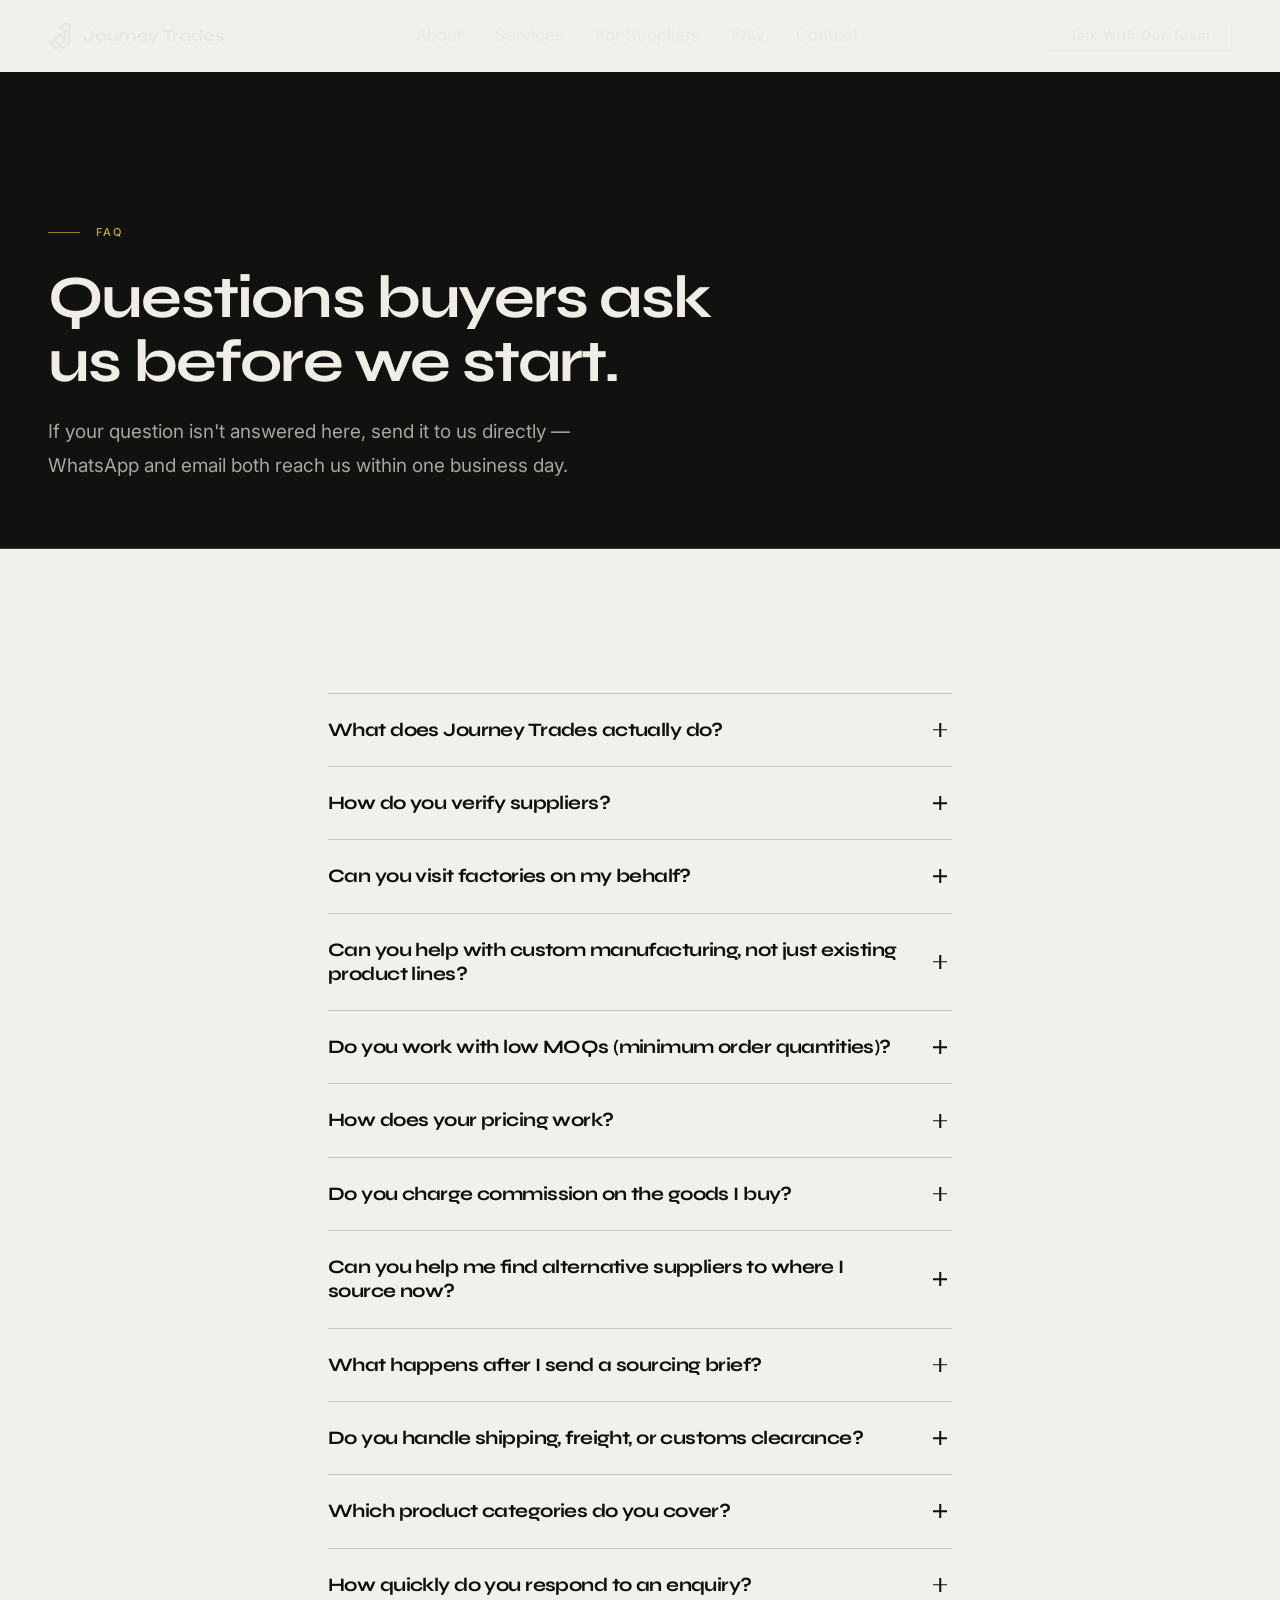
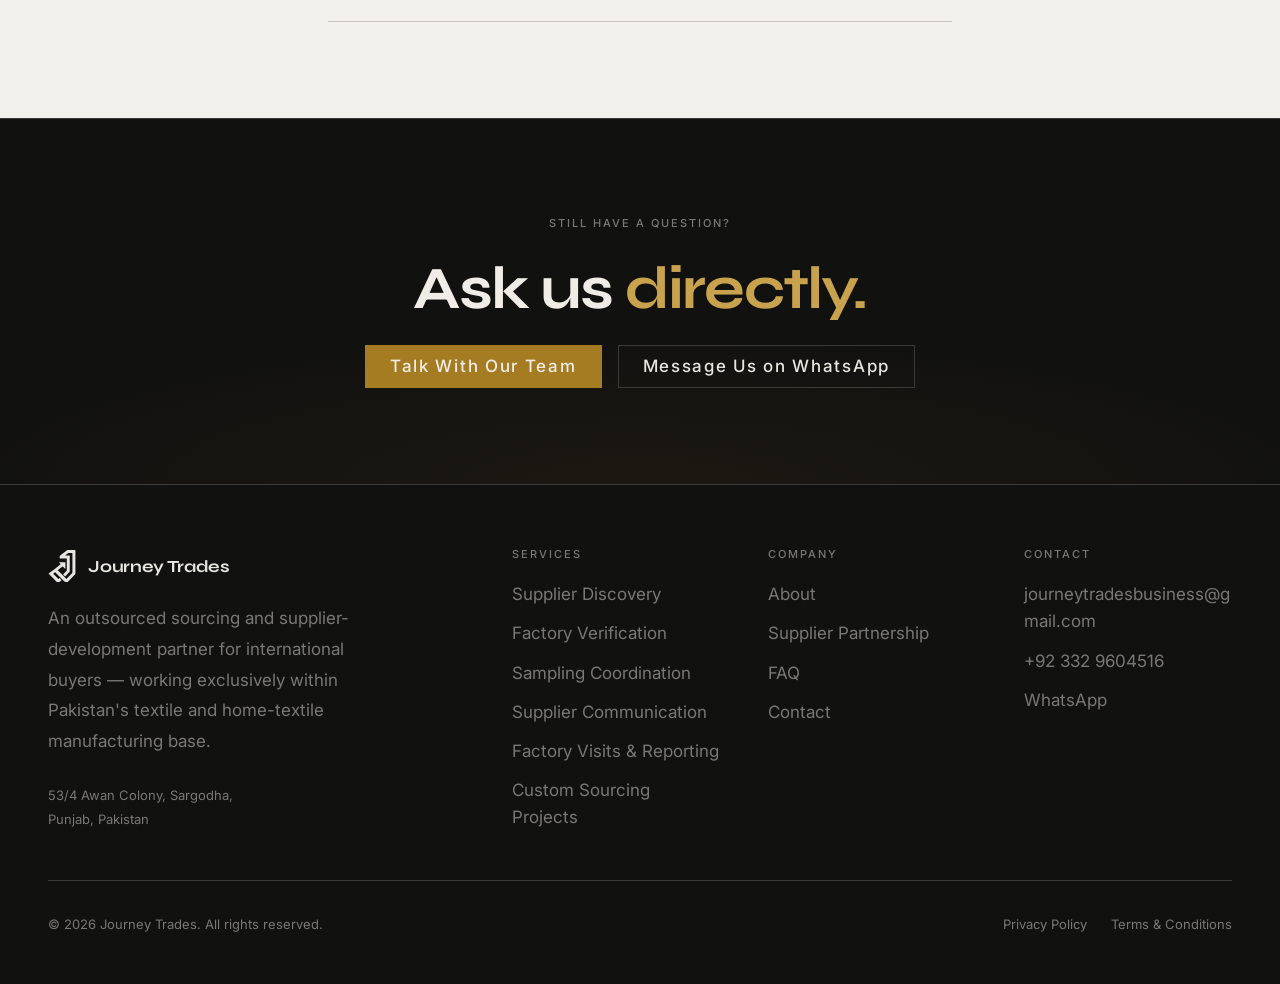
<file: faq.html>
<!DOCTYPE html>
<html lang="en" dir="ltr">
<head>
  <meta charset="UTF-8">
  <meta name="viewport" content="width=device-width, initial-scale=1.0">
  <meta http-equiv="X-UA-Compatible" content="IE=edge">

  <title>FAQ — Sourcing, Supplier Verification &amp; Pricing | Journey Trades</title>
  <meta name="description" content="Answers to common questions about how Journey Trades verifies suppliers, visits factories, handles custom manufacturing, structures pricing, and works with international textile buyers.">
  <meta name="robots" content="index, follow">
  <link rel="canonical" href="https://journeytrades.com/faq">

  <link rel="icon" href="/assets/favicon/favicon.svg" type="image/svg+xml">
  <link rel="icon" href="/assets/favicon/favicon.ico" sizes="any">
  <link rel="icon" href="/assets/favicon/favicon-96x96.png" type="image/png" sizes="96x96">
  <link rel="apple-touch-icon" href="/assets/favicon/apple-touch-icon.png">
  <link rel="manifest" href="/site.webmanifest">
  <meta name="theme-color" content="#111110">

  <link rel="preconnect" href="https://fonts.googleapis.com">
  <link rel="preconnect" href="https://fonts.gstatic.com" crossorigin>
  <link rel="stylesheet" href="/css/style.css">
  <link rel="stylesheet" href="/css/components.css">
  <link href="https://fonts.googleapis.com/css2?family=Syne:wght@600;700&family=Inter:wght@400;500;600&family=JetBrains+Mono:wght@400&display=swap" rel="stylesheet">

  <script type="application/ld+json">
  {
    "@context": "https://schema.org",
    "@type": "FAQPage",
    "mainEntity": [
      {
        "@type": "Question",
        "name": "What does Journey Trades actually do?",
        "acceptedAnswer": { "@type": "Answer", "text": "Journey Trades acts as an outsourced sourcing team inside Pakistan. We find, evaluate, and verify textile manufacturers on behalf of international buyers, coordinate sampling and communication, and visit factories in person where useful. We do not manufacture goods ourselves and we are not a trading company buying and reselling textiles." }
      },
      {
        "@type": "Question",
        "name": "How do you verify suppliers?",
        "acceptedAnswer": { "@type": "Answer", "text": "We review a factory's documented capacity and production lines, speak directly with factory management, and where the project justifies it, visit the site in person. We check what a factory can actually produce at the quality and volume needed, not only what it claims in an email." }
      },
      {
        "@type": "Question",
        "name": "Can you visit factories on my behalf?",
        "acceptedAnswer": { "@type": "Answer", "text": "Yes. Factory visits and written or photo reporting are one of our core services. Visit frequency and depth are scoped to the project — a single verification visit for a smaller order, or ongoing visits for in-progress production." }
      },
      {
        "@type": "Question",
        "name": "Can you help with custom manufacturing, not just existing product lines?",
        "acceptedAnswer": { "@type": "Answer", "text": "Yes. We support custom sourcing projects, including matching your specification or sample to factories with the right capability, and coordinating development samples before production begins." }
      },
      {
        "@type": "Question",
        "name": "Do you work with low MOQs (minimum order quantities)?",
        "acceptedAnswer": { "@type": "Answer", "text": "It depends on the product and the factory. Many established Pakistani textile manufacturers set MOQs based on production efficiency rather than arbitrary preference. We're upfront about realistic MOQ ranges for your product before you commit to a sourcing project, and we look for factories whose MOQ structure fits your order size where possible." }
      },
      {
        "@type": "Question",
        "name": "How does your pricing work?",
        "acceptedAnswer": { "@type": "Answer", "text": "We don't publish a fixed price list, because every sourcing project is different. Pricing depends on the complexity of what you're sourcing, how many suppliers need to be evaluated, whether factory visits are required, how deep the verification needs to go, and what reporting you need along the way. We review your brief first and quote based on the actual scope." }
      },
      {
        "@type": "Question",
        "name": "Do you charge commission on the goods I buy?",
        "acceptedAnswer": { "@type": "Answer", "text": "No. We don't take a margin on the products you purchase from a factory. Our work is the sourcing and verification service itself, scoped and agreed with you before we start." }
      },
      {
        "@type": "Question",
        "name": "Can you help me find alternative suppliers to where I source now?",
        "acceptedAnswer": { "@type": "Answer", "text": "Yes — this is one of the most common reasons buyers come to us. If you're looking to diversify away from a single country or factory, or you've had a bad experience with an existing supplier, we build a shortlist of vetted alternatives in Pakistan that match your current specification." }
      },
      {
        "@type": "Question",
        "name": "What happens after I send a sourcing brief?",
        "acceptedAnswer": { "@type": "Answer", "text": "We review what you've sent, ask any clarifying questions by WhatsApp or email, and come back with a proposed scope and approach — including roughly how many suppliers we'd evaluate and what verification would look like — before any commercial commitment is made." }
      },
      {
        "@type": "Question",
        "name": "Do you handle shipping, freight, or customs clearance?",
        "acceptedAnswer": { "@type": "Answer", "text": "No. Our work covers sourcing, supplier verification, sampling, and factory coordination — not logistics. We flag this clearly during scoping so you can arrange freight and customs separately, and we're happy to share what we know from experience if it's useful." }
      },
      {
        "@type": "Question",
        "name": "Which product categories do you cover?",
        "acceptedAnswer": { "@type": "Answer", "text": "We currently work exclusively within textiles — cotton home textiles such as towels and bed linen, woven and knit fabric, and garments. We don't currently source outside textiles." }
      },
      {
        "@type": "Question",
        "name": "How quickly do you respond to an enquiry?",
        "acceptedAnswer": { "@type": "Answer", "text": "We aim to respond to every WhatsApp message and email within one business day." }
      }
    ]
  }
  </script>
</head>

<body>

  <a href="#main-content" class="skip-link">Skip to main content</a>

  <header role="banner">
    <nav class="nav nav--over-dark" id="site-nav" aria-label="Main navigation">
      <div class="nav__inner container">

        <a href="/" class="nav__brand" aria-label="Journey Trades — Home">
          <span class="nav__mark" aria-hidden="true">
            <svg viewBox="381.33 122.94 254.98 306.00" xmlns="http://www.w3.org/2000/svg" aria-hidden="true" focusable="false"><path fill="currentColor" d="M492.219360,255.719696 C487.970673,251.401764 483.965637,247.331940 479.997284,243.299408 C481.773834,241.290131 483.369568,241.736816 484.786346,241.733704 C500.950500,241.697998 517.115051,241.760742 533.278870,241.675629 C536.532776,241.658493 538.229919,242.593063 538.214355,246.176392 C538.138489,263.673279 538.195129,281.170685 538.187622,298.667908 C538.187256,299.475739 538.202148,300.349670 537.248962,300.984955 C535.290833,301.412384 534.532166,299.639404 533.427429,298.526733 C528.144592,293.205994 522.882629,287.864319 517.635010,282.508728 C516.017578,280.857971 514.525269,279.582428 512.106262,281.442688 C497.848846,292.407104 483.533447,303.296173 469.249542,314.226257 C469.011902,314.408142 468.924530,314.786438 468.872314,314.881500 C494.978088,340.527435 521.039734,366.130005 547.777771,392.397064 C550.860657,389.139160 555.244202,384.400482 559.742493,379.773346 C572.284668,366.872040 584.827454,353.970581 597.484985,341.183014 C600.006348,338.635864 601.158508,335.977844 601.152100,332.351929 C601.053955,276.360565 601.016846,220.368958 601.138489,164.377777 C601.148865,159.608215 599.744385,157.890137 594.889404,158.078583 C586.236511,158.414490 577.562073,158.185883 568.896851,158.221893 C567.082275,158.229431 565.195679,157.996155 563.598877,159.205017 C554.478271,166.109589 545.360718,173.018188 536.156189,179.990524 C537.889099,181.886978 539.625610,181.592804 541.217590,181.585632 C551.380310,181.539932 561.548218,181.598801 571.702759,181.267838 C575.767700,181.135345 577.372253,182.289490 577.363159,186.539581 C577.265991,232.199249 577.288330,277.859222 577.348022,323.519012 C577.351562,326.256561 576.355835,328.283813 574.530151,330.162781 C562.570923,342.470795 550.576233,354.745850 538.759583,367.189697 C536.109314,369.980621 534.418335,369.785675 531.954956,367.059418 C528.161133,362.860901 524.103699,358.885468 519.976135,355.009216 C517.406128,352.595734 517.024597,350.875061 519.827148,348.115173 C529.203430,338.881683 538.237244,329.301453 547.532532,319.984039 C549.837402,317.673645 550.729797,315.225372 550.720886,311.995819 C550.630432,279.167633 550.588562,246.338837 550.731201,213.511063 C550.749634,209.265808 549.271851,208.119171 545.238403,208.156525 C527.575867,208.320053 509.909210,208.088135 492.248108,208.314621 C487.396088,208.376831 485.508484,207.134674 485.556122,201.903229 C485.714783,184.478241 485.535400,184.493973 499.542938,173.908081 C517.348938,160.451614 535.152893,146.992111 552.895752,133.452637 C555.155579,131.728149 557.503235,130.980072 560.276611,130.983826 C581.106812,131.011978 601.937317,131.055344 622.766968,130.943924 C626.807556,130.922302 628.318054,132.323074 628.312683,136.488327 C628.223572,205.811172 628.248474,275.134186 628.276550,344.457153 C628.277588,346.911621 627.695251,348.962250 625.915466,350.777222 C604.217590,372.904419 582.559082,395.070221 560.886902,417.222687 C560.538513,417.578796 560.169983,417.923492 559.772217,418.221985 C554.971069,421.824646 533.644470,420.338440 529.401917,416.060669 C503.236969,389.678223 477.083954,363.283936 450.935394,336.885254 C445.846863,331.748047 445.846344,331.707733 440.229309,335.979370 C436.121277,339.103455 432.063232,342.293457 428.000671,345.476746 C427.767517,345.659454 427.695007,346.047119 427.432037,346.569000 C443.109436,361.708893 458.841797,376.901855 474.966919,392.474121 C476.721710,391.483978 478.832550,388.628113 481.294250,386.196716 C483.282410,384.233093 484.864899,384.271484 486.775757,386.243256 C491.181244,390.789246 495.623444,395.303986 500.180634,399.696655 C502.305176,401.744446 502.652954,403.499542 500.231781,405.450317 C499.845337,405.761688 499.527985,406.159149 499.180969,406.518982 C485.274841,420.939636 485.276093,420.915375 465.383636,419.879028 C462.577545,419.732819 460.314514,418.886597 458.288696,416.833862 C435.349701,393.589966 412.379608,370.376526 389.334137,347.238281 C386.774902,344.668762 386.963837,343.059631 389.784821,340.916809 C418.702850,318.951202 447.563599,296.910217 476.432800,274.880371 C482.764526,270.048645 489.066345,265.177734 495.222076,260.447754 C495.000000,258.157471 493.479034,257.229156 492.219360,255.719696 z"/></svg>
          </span>
          <span class="nav__wordmark">Journey Trades</span>
        </a>

        <ul class="nav__links" role="list">
          <li><a href="/about"     class="nav__link">About</a></li>
          <li><a href="/services"  class="nav__link">Services</a></li>
          <li><a href="/suppliers" class="nav__link">For Suppliers</a></li>
          <li><a href="/faq"       class="nav__link">FAQ</a></li>
          <li><a href="/contact"   class="nav__link">Contact</a></li>
        </ul>

        <div class="nav__actions">
          <a href="/contact" class="btn nav__cta">Talk With Our Team</a>
          <button class="nav__toggle" id="menu-toggle" aria-expanded="false" aria-controls="mobile-menu" aria-label="Open navigation menu">
            <span class="nav__toggle-bar" aria-hidden="true"></span>
            <span class="nav__toggle-bar" aria-hidden="true"></span>
            <span class="nav__toggle-bar" aria-hidden="true"></span>
          </button>
        </div>

      </div>

      <div class="nav__mobile" id="mobile-menu" aria-hidden="true">
        <ul class="nav__mobile-links" role="list">
          <li><a href="/about"     class="nav__mobile-link">About</a></li>
          <li><a href="/services"  class="nav__mobile-link">Services</a></li>
          <li><a href="/suppliers" class="nav__mobile-link">For Suppliers</a></li>
          <li><a href="/faq"       class="nav__mobile-link">FAQ</a></li>
          <li><a href="/contact"   class="nav__mobile-link">Contact</a></li>
        </ul>
        <a href="/contact" class="nav__mobile-cta">Talk With Our Team</a>
      </div>

    </nav>
  </header>
  <main id="main-content" tabindex="-1">

    <!-- ═══════════ PAGE HEADER ═══════════ -->
    <header class="page-header">
      <div class="container">
        <div class="page-header__inner">
          <div class="hero__eyebrow">
            <span class="hero__eyebrow-line" aria-hidden="true"></span>
            <span class="hero__label">FAQ</span>
          </div>
          <h1>Questions buyers ask us before we start.</h1>
          <p class="page-header__sub">
            If your question isn't answered here, send it to us directly — WhatsApp and email both reach us within one business day.
          </p>
        </div>
      </div>
    </header>

    <!-- ═══════════ FAQ LIST ═══════════ -->
    <section class="faq section">
      <div class="container container--text">

        <div class="faq-list">

          <div class="faq-item">
            <button class="faq-item__q" aria-expanded="false">
              <span class="faq-item__q-text">What does Journey Trades actually do?</span>
              <span class="faq-item__icon" aria-hidden="true"></span>
            </button>
            <div class="faq-item__a"><div class="faq-item__a-inner">We act as your outsourced sourcing team inside Pakistan. We find, evaluate, and verify textile manufacturers on your behalf, coordinate sampling and communication, and — where useful — visit factories in person. <strong>We do not manufacture goods ourselves</strong> and we are not a trading company buying and reselling textiles.</div></div>
          </div>

          <div class="faq-item">
            <button class="faq-item__q" aria-expanded="false">
              <span class="faq-item__q-text">How do you verify suppliers?</span>
              <span class="faq-item__icon" aria-hidden="true"></span>
            </button>
            <div class="faq-item__a"><div class="faq-item__a-inner">We review a factory's documented capacity, production lines, and relevant certifications, speak directly with factory management, and where the project justifies it, visit the site in person. We look at what a factory can actually produce at the quality and volume you need — not just what they claim in an email.</div></div>
          </div>

          <div class="faq-item">
            <button class="faq-item__q" aria-expanded="false">
              <span class="faq-item__q-text">Can you visit factories on my behalf?</span>
              <span class="faq-item__icon" aria-hidden="true"></span>
            </button>
            <div class="faq-item__a"><div class="faq-item__a-inner">Yes. Factory visits and written and photo reporting are one of our core services. We scope visit frequency and depth to the project — a single verification visit for a smaller order, ongoing visits for in-progress production.</div></div>
          </div>

          <div class="faq-item">
            <button class="faq-item__q" aria-expanded="false">
              <span class="faq-item__q-text">Can you help with custom manufacturing, not just existing product lines?</span>
              <span class="faq-item__icon" aria-hidden="true"></span>
            </button>
            <div class="faq-item__a"><div class="faq-item__a-inner">Yes. We support custom sourcing projects, including matching your specification or sample to factories with the right capability, and coordinating development samples before production.</div></div>
          </div>

          <div class="faq-item">
            <button class="faq-item__q" aria-expanded="false">
              <span class="faq-item__q-text">Do you work with low MOQs (minimum order quantities)?</span>
              <span class="faq-item__icon" aria-hidden="true"></span>
            </button>
            <div class="faq-item__a"><div class="faq-item__a-inner">It depends on the product and the factory. Many established Pakistani textile manufacturers set MOQs based on production efficiency, not arbitrary preference. We're upfront with you about realistic MOQ ranges for your product before you commit to a sourcing project, and we look for factories whose MOQ structure fits your order size where possible.</div></div>
          </div>

          <div class="faq-item">
            <button class="faq-item__q" aria-expanded="false">
              <span class="faq-item__q-text">How does your pricing work?</span>
              <span class="faq-item__icon" aria-hidden="true"></span>
            </button>
            <div class="faq-item__a"><div class="faq-item__a-inner">We don't publish a fixed price list, because every sourcing project is different. Pricing depends on the complexity of what you're sourcing, how many suppliers need to be evaluated, whether factory visits are required, how deep the verification needs to go, and what reporting you need along the way. We discuss your brief first and quote based on the actual scope.</div></div>
          </div>

          <div class="faq-item">
            <button class="faq-item__q" aria-expanded="false">
              <span class="faq-item__q-text">Do you charge commission on the goods I buy?</span>
              <span class="faq-item__icon" aria-hidden="true"></span>
            </button>
            <div class="faq-item__a"><div class="faq-item__a-inner"><strong>No.</strong> We don't take a margin on the products you purchase from a factory. Our work is the sourcing and verification service itself, scoped and agreed with you before we start.</div></div>
          </div>

          <div class="faq-item">
            <button class="faq-item__q" aria-expanded="false">
              <span class="faq-item__q-text">Can you help me find alternative suppliers to where I source now?</span>
              <span class="faq-item__icon" aria-hidden="true"></span>
            </button>
            <div class="faq-item__a"><div class="faq-item__a-inner">Yes — this is one of the most common reasons buyers come to us. If you're looking to diversify away from a single country or factory, or you've had a bad experience with an existing supplier, we build a shortlist of vetted alternatives in Pakistan that match your current specification.</div></div>
          </div>

          <div class="faq-item">
            <button class="faq-item__q" aria-expanded="false">
              <span class="faq-item__q-text">What happens after I send a sourcing brief?</span>
              <span class="faq-item__icon" aria-hidden="true"></span>
            </button>
            <div class="faq-item__a"><div class="faq-item__a-inner">We review what you've sent, ask any clarifying questions by WhatsApp or email, and come back with a proposed scope and approach — including roughly how many suppliers we'd evaluate and what verification would look like — before any commercial commitment is made.</div></div>
          </div>

          <div class="faq-item">
            <button class="faq-item__q" aria-expanded="false">
              <span class="faq-item__q-text">Do you handle shipping, freight, or customs clearance?</span>
              <span class="faq-item__icon" aria-hidden="true"></span>
            </button>
            <div class="faq-item__a"><div class="faq-item__a-inner"><strong>No.</strong> Our work covers sourcing, supplier verification, sampling, and factory coordination — not logistics. We flag this clearly during scoping so you know to arrange freight and customs separately, and we're happy to share what we know from experience if it's useful.</div></div>
          </div>

          <div class="faq-item">
            <button class="faq-item__q" aria-expanded="false">
              <span class="faq-item__q-text">Which product categories do you cover?</span>
              <span class="faq-item__icon" aria-hidden="true"></span>
            </button>
            <div class="faq-item__a"><div class="faq-item__a-inner">Right now we work exclusively within textiles — cotton home textiles (towels, bed linen), woven and knit fabric, and garments. We don't currently source outside textiles.</div></div>
          </div>

          <div class="faq-item">
            <button class="faq-item__q" aria-expanded="false">
              <span class="faq-item__q-text">How quickly do you respond to an enquiry?</span>
              <span class="faq-item__icon" aria-hidden="true"></span>
            </button>
            <div class="faq-item__a"><div class="faq-item__a-inner">We aim to respond to every WhatsApp message and email within one business day.</div></div>
          </div>

        </div>
      </div>
    </section>

    <!-- ═══════════ CTA ═══════════ -->
    <section class="cta-block section" aria-labelledby="faq-cta-heading">
      <div class="container">
        <div class="cta-block__inner">
          <span class="cta-block__label">Still Have a Question?</span>
          <h2 class="cta-block__title" id="faq-cta-heading">Ask us <em>directly.</em></h2>
          <div class="cta-block__actions">
            <a href="/contact" class="btn btn--brass">Talk With Our Team</a>
            <a href="https://wa.me/923329604516" class="btn btn--outline-dark" target="_blank" rel="noopener">Message Us on WhatsApp</a>
          </div>
        </div>
      </div>
    </section>

  </main>

  <!-- ═══════════ FOOTER ═══════════ -->
  <footer class="footer" role="contentinfo">
    <div class="container">
      <div class="footer__inner">

        <div class="footer__brand">
          <a href="/" class="footer__mark" aria-label="Journey Trades — Home">
            <span class="footer__mark-icon" aria-hidden="true">
              <svg viewBox="381.33 122.94 254.98 306.00" xmlns="http://www.w3.org/2000/svg" aria-hidden="true" focusable="false"><path fill="currentColor" d="M492.219360,255.719696 C487.970673,251.401764 483.965637,247.331940 479.997284,243.299408 C481.773834,241.290131 483.369568,241.736816 484.786346,241.733704 C500.950500,241.697998 517.115051,241.760742 533.278870,241.675629 C536.532776,241.658493 538.229919,242.593063 538.214355,246.176392 C538.138489,263.673279 538.195129,281.170685 538.187622,298.667908 C538.187256,299.475739 538.202148,300.349670 537.248962,300.984955 C535.290833,301.412384 534.532166,299.639404 533.427429,298.526733 C528.144592,293.205994 522.882629,287.864319 517.635010,282.508728 C516.017578,280.857971 514.525269,279.582428 512.106262,281.442688 C497.848846,292.407104 483.533447,303.296173 469.249542,314.226257 C469.011902,314.408142 468.924530,314.786438 468.872314,314.881500 C494.978088,340.527435 521.039734,366.130005 547.777771,392.397064 C550.860657,389.139160 555.244202,384.400482 559.742493,379.773346 C572.284668,366.872040 584.827454,353.970581 597.484985,341.183014 C600.006348,338.635864 601.158508,335.977844 601.152100,332.351929 C601.053955,276.360565 601.016846,220.368958 601.138489,164.377777 C601.148865,159.608215 599.744385,157.890137 594.889404,158.078583 C586.236511,158.414490 577.562073,158.185883 568.896851,158.221893 C567.082275,158.229431 565.195679,157.996155 563.598877,159.205017 C554.478271,166.109589 545.360718,173.018188 536.156189,179.990524 C537.889099,181.886978 539.625610,181.592804 541.217590,181.585632 C551.380310,181.539932 561.548218,181.598801 571.702759,181.267838 C575.767700,181.135345 577.372253,182.289490 577.363159,186.539581 C577.265991,232.199249 577.288330,277.859222 577.348022,323.519012 C577.351562,326.256561 576.355835,328.283813 574.530151,330.162781 C562.570923,342.470795 550.576233,354.745850 538.759583,367.189697 C536.109314,369.980621 534.418335,369.785675 531.954956,367.059418 C528.161133,362.860901 524.103699,358.885468 519.976135,355.009216 C517.406128,352.595734 517.024597,350.875061 519.827148,348.115173 C529.203430,338.881683 538.237244,329.301453 547.532532,319.984039 C549.837402,317.673645 550.729797,315.225372 550.720886,311.995819 C550.630432,279.167633 550.588562,246.338837 550.731201,213.511063 C550.749634,209.265808 549.271851,208.119171 545.238403,208.156525 C527.575867,208.320053 509.909210,208.088135 492.248108,208.314621 C487.396088,208.376831 485.508484,207.134674 485.556122,201.903229 C485.714783,184.478241 485.535400,184.493973 499.542938,173.908081 C517.348938,160.451614 535.152893,146.992111 552.895752,133.452637 C555.155579,131.728149 557.503235,130.980072 560.276611,130.983826 C581.106812,131.011978 601.937317,131.055344 622.766968,130.943924 C626.807556,130.922302 628.318054,132.323074 628.312683,136.488327 C628.223572,205.811172 628.248474,275.134186 628.276550,344.457153 C628.277588,346.911621 627.695251,348.962250 625.915466,350.777222 C604.217590,372.904419 582.559082,395.070221 560.886902,417.222687 C560.538513,417.578796 560.169983,417.923492 559.772217,418.221985 C554.971069,421.824646 533.644470,420.338440 529.401917,416.060669 C503.236969,389.678223 477.083954,363.283936 450.935394,336.885254 C445.846863,331.748047 445.846344,331.707733 440.229309,335.979370 C436.121277,339.103455 432.063232,342.293457 428.000671,345.476746 C427.767517,345.659454 427.695007,346.047119 427.432037,346.569000 C443.109436,361.708893 458.841797,376.901855 474.966919,392.474121 C476.721710,391.483978 478.832550,388.628113 481.294250,386.196716 C483.282410,384.233093 484.864899,384.271484 486.775757,386.243256 C491.181244,390.789246 495.623444,395.303986 500.180634,399.696655 C502.305176,401.744446 502.652954,403.499542 500.231781,405.450317 C499.845337,405.761688 499.527985,406.159149 499.180969,406.518982 C485.274841,420.939636 485.276093,420.915375 465.383636,419.879028 C462.577545,419.732819 460.314514,418.886597 458.288696,416.833862 C435.349701,393.589966 412.379608,370.376526 389.334137,347.238281 C386.774902,344.668762 386.963837,343.059631 389.784821,340.916809 C418.702850,318.951202 447.563599,296.910217 476.432800,274.880371 C482.764526,270.048645 489.066345,265.177734 495.222076,260.447754 C495.000000,258.157471 493.479034,257.229156 492.219360,255.719696 z"/></svg>
            </span>
            <span class="footer__wordmark">Journey Trades</span>
          </a>
          <p class="footer__tagline">
            An outsourced sourcing and supplier-development partner for international buyers — working exclusively within Pakistan's textile and home-textile manufacturing base.
          </p>
          <p class="footer__tagline" style="margin-top: var(--space-8); font-size: var(--text-caption);">
            53/4 Awan Colony, Sargodha, Punjab, Pakistan
          </p>
        </div>

        <nav class="footer__col" aria-label="Services">
          <h3 class="footer__col-title">Services</h3>
          <ul class="footer__links" role="list">
            <li><a href="/services" class="footer__link">Supplier Discovery</a></li>
            <li><a href="/services" class="footer__link">Factory Verification</a></li>
            <li><a href="/services" class="footer__link">Sampling Coordination</a></li>
            <li><a href="/services" class="footer__link">Supplier Communication</a></li>
            <li><a href="/services" class="footer__link">Factory Visits &amp; Reporting</a></li>
            <li><a href="/services" class="footer__link">Custom Sourcing Projects</a></li>
          </ul>
        </nav>

        <nav class="footer__col" aria-label="Company">
          <h3 class="footer__col-title">Company</h3>
          <ul class="footer__links" role="list">
            <li><a href="/about"     class="footer__link">About</a></li>
            <li><a href="/suppliers" class="footer__link">Supplier Partnership</a></li>
            <li><a href="/faq"       class="footer__link">FAQ</a></li>
            <li><a href="/contact"   class="footer__link">Contact</a></li>
          </ul>
        </nav>

        <div class="footer__col">
          <h3 class="footer__col-title">Contact</h3>
          <ul class="footer__links" role="list">
            <li><a href="mailto:journeytradesbusiness@gmail.com" class="footer__link">journeytradesbusiness@gmail.com</a></li>
            <li><a href="tel:+923329604516" class="footer__link">+92 332 9604516</a></li>
            <li><a href="https://wa.me/923329604516" class="footer__link" target="_blank" rel="noopener">WhatsApp</a></li>
          </ul>
        </div>

      </div>

      <hr class="footer__divider" aria-hidden="true">

      <div class="footer__bottom">
        <p class="footer__copy">
          &copy; <span id="footer-year">2026</span> Journey Trades. All rights reserved.
        </p>
        <nav class="footer__legal-links" aria-label="Legal">
          <a href="/privacy" class="footer__legal-link">Privacy Policy</a>
          <a href="/terms"   class="footer__legal-link">Terms &amp; Conditions</a>
        </nav>
      </div>

    </div>
  </footer>

  <script src="/js/script.js" defer></script>


</body>
</html>
</file>
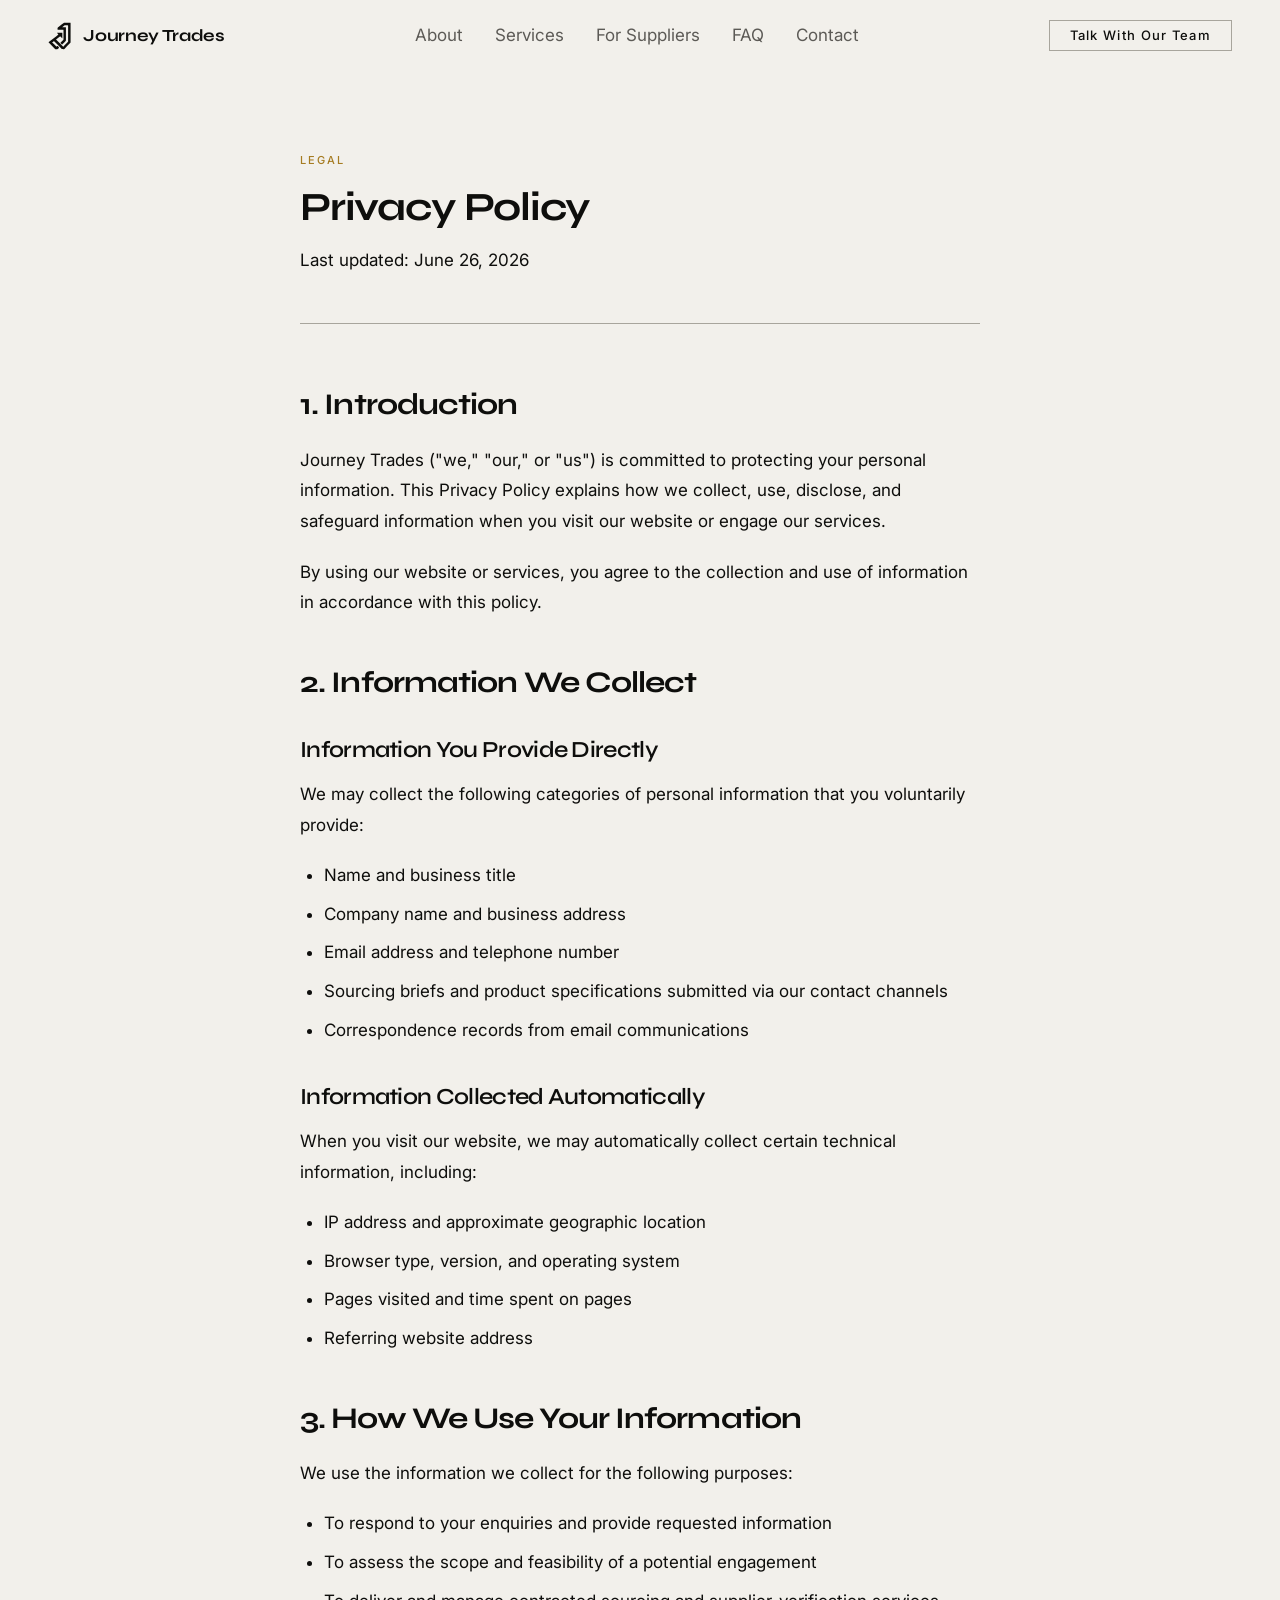
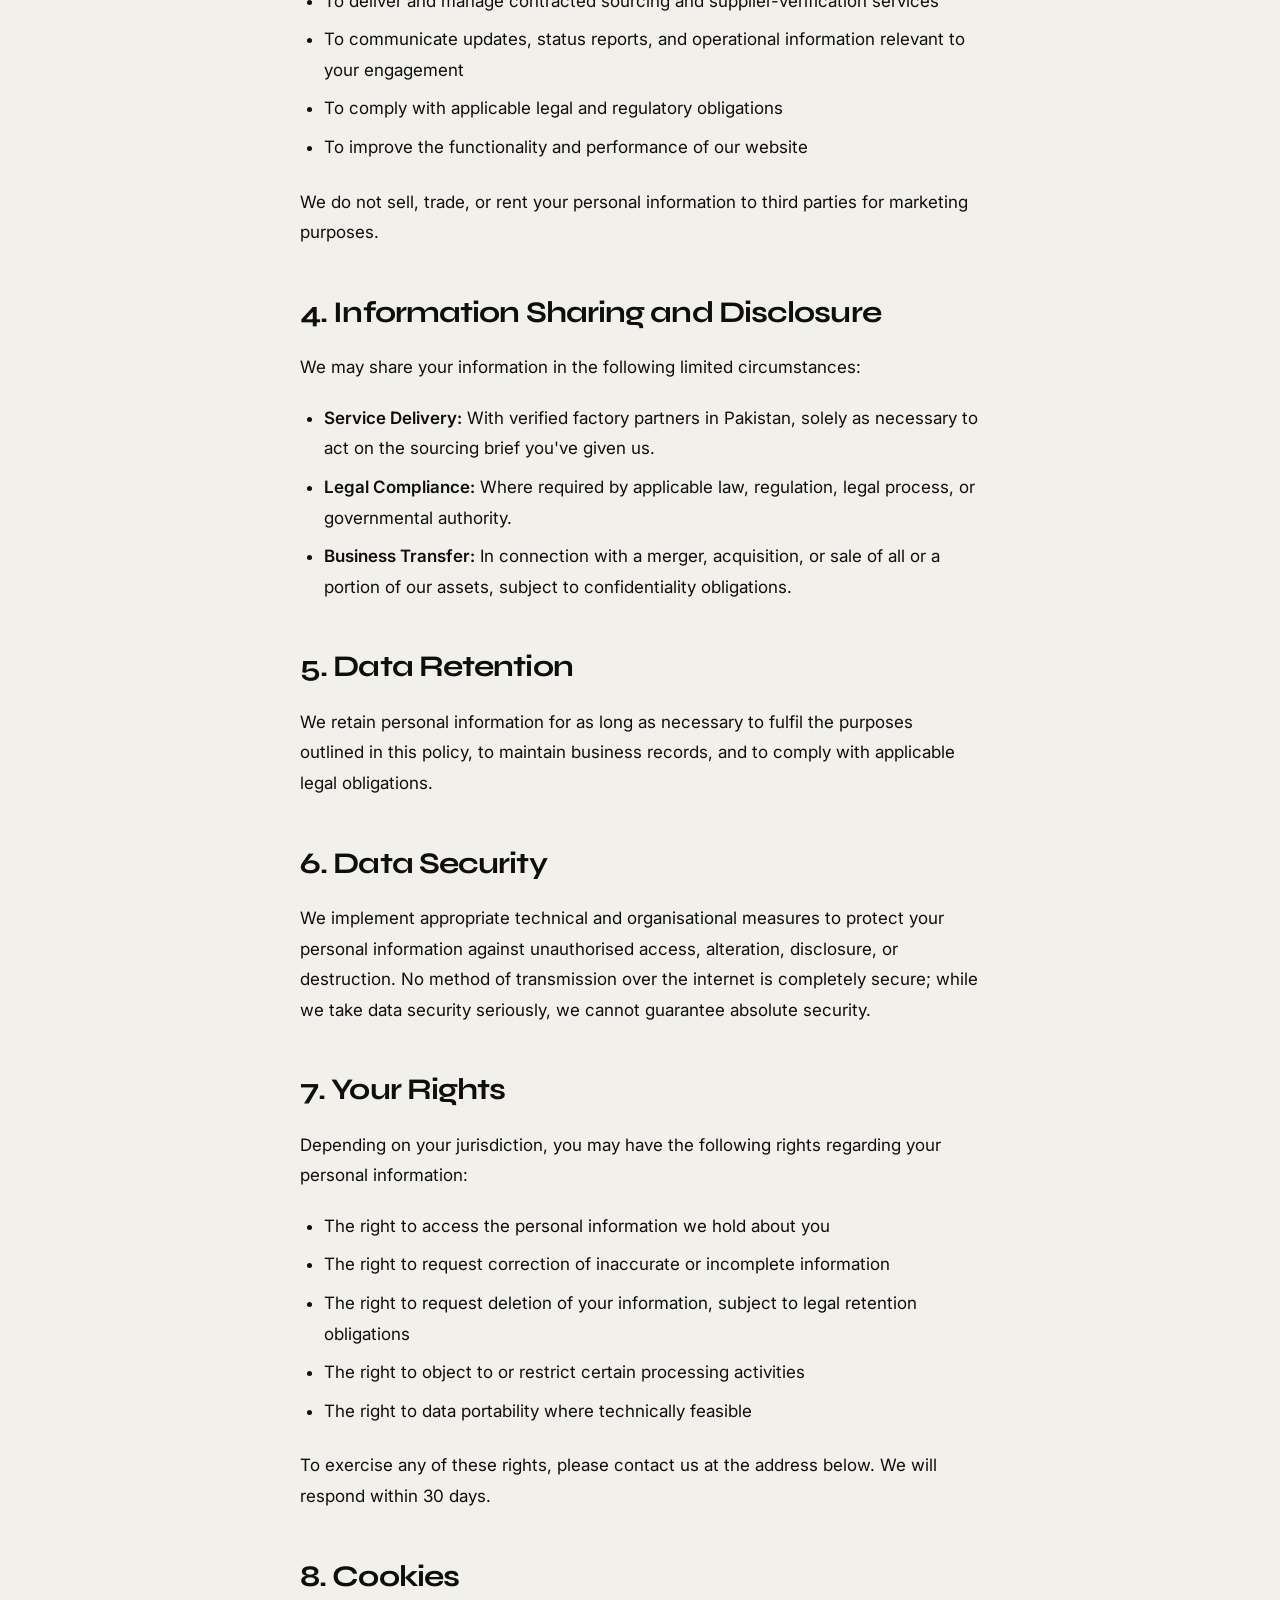
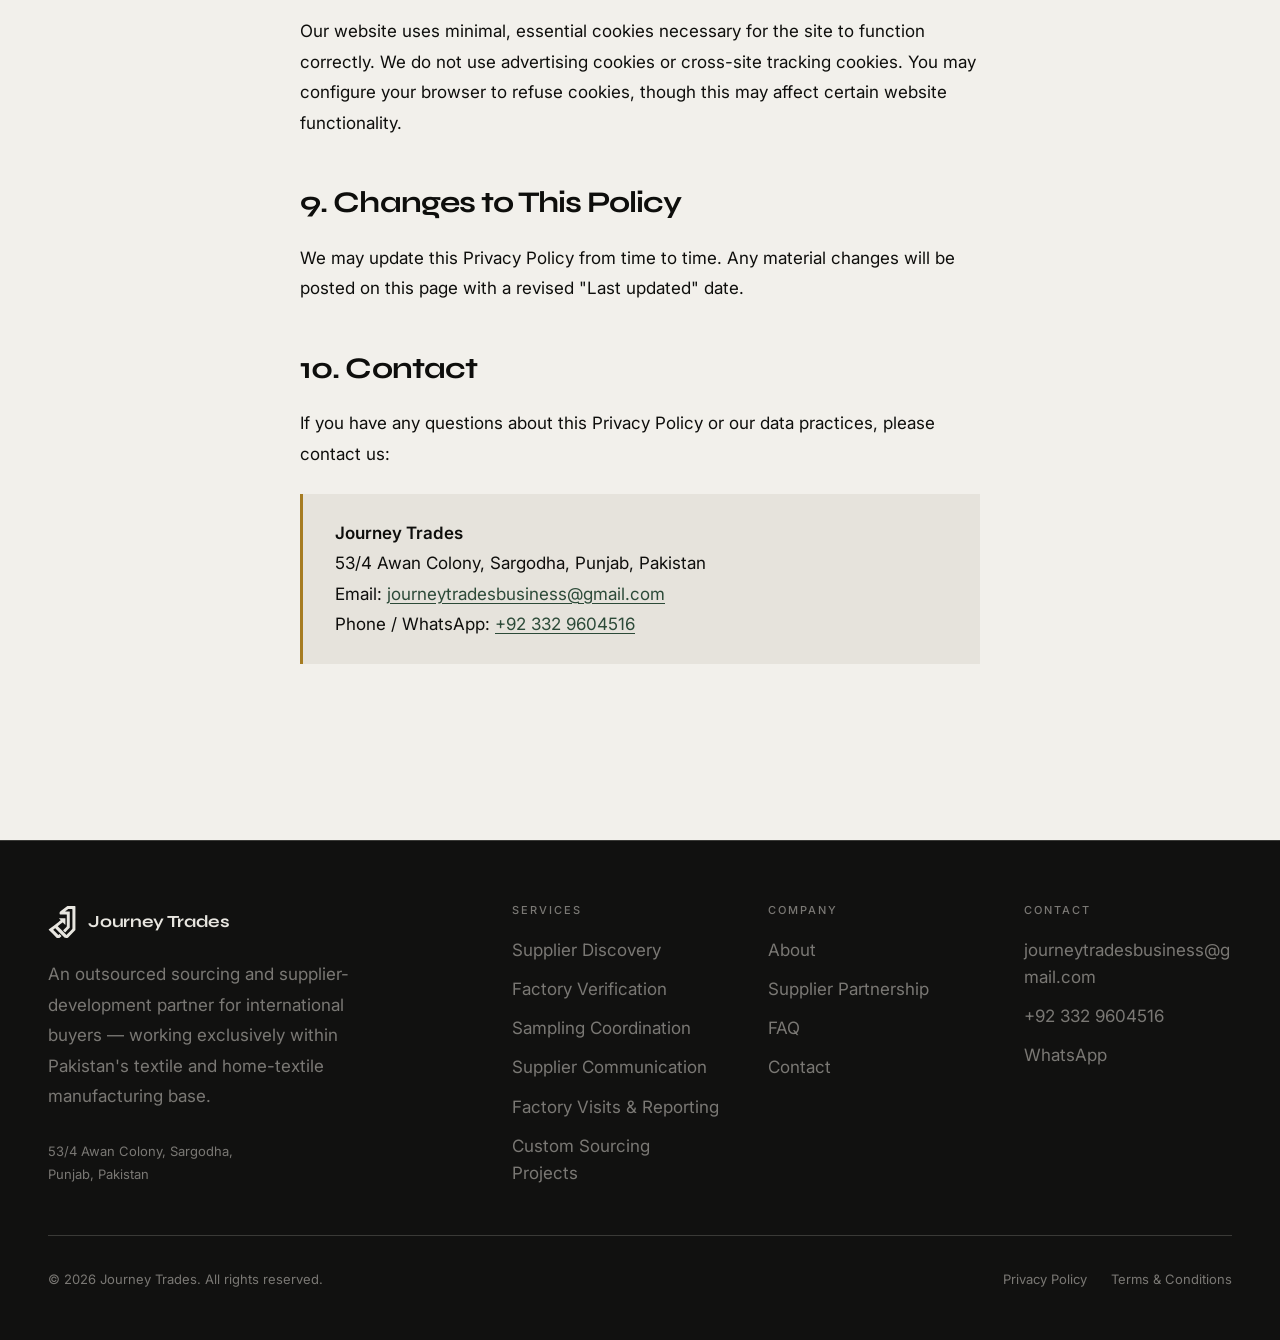
<file: privacy.html>
<!DOCTYPE html>
<html lang="en" dir="ltr">
<head>
  <meta charset="UTF-8">
  <meta name="viewport" content="width=device-width, initial-scale=1.0">
  <meta http-equiv="X-UA-Compatible" content="IE=edge">
  <title>Privacy Policy — Journey Trades</title>
  <meta name="description" content="Privacy Policy for Journey Trades. How we collect, use, and protect your personal information in connection with our sourcing and supplier-development services.">
  <meta name="robots" content="noindex, follow">
  <link rel="canonical" href="https://journeytrades.com/privacy">
  <link rel="icon" href="/assets/favicon/favicon.svg" type="image/svg+xml">
  <link rel="icon" href="/assets/favicon/favicon.ico" sizes="any">
  <link rel="icon" href="/assets/favicon/favicon-96x96.png" type="image/png" sizes="96x96">
  <link rel="apple-touch-icon" href="/assets/favicon/apple-touch-icon.png">
  <link rel="manifest"         href="/site.webmanifest">
  <meta name="theme-color" content="#111110">
  <link rel="preconnect" href="https://fonts.googleapis.com">
  <link rel="preconnect" href="https://fonts.gstatic.com" crossorigin>
  <link rel="stylesheet" href="/css/style.css">
  <link rel="stylesheet" href="/css/legal.css">
  <link href="https://fonts.googleapis.com/css2?family=Syne:wght@600;700&family=Inter:wght@400;500;600&family=JetBrains+Mono:wght@400&display=swap" rel="stylesheet">
</head>

<body class="page--legal">

  <a href="#main-content" class="skip-link">Skip to main content</a>

      <header role="banner">
    <nav class="nav" id="site-nav" aria-label="Main navigation">
      <div class="nav__inner container">

        <a href="/" class="nav__brand" aria-label="Journey Trades — Home">
          <span class="nav__mark" aria-hidden="true">
            <svg viewBox="381.33 122.94 254.98 306.00" xmlns="http://www.w3.org/2000/svg" aria-hidden="true" focusable="false"><path fill="currentColor" d="M492.219360,255.719696 C487.970673,251.401764 483.965637,247.331940 479.997284,243.299408 C481.773834,241.290131 483.369568,241.736816 484.786346,241.733704 C500.950500,241.697998 517.115051,241.760742 533.278870,241.675629 C536.532776,241.658493 538.229919,242.593063 538.214355,246.176392 C538.138489,263.673279 538.195129,281.170685 538.187622,298.667908 C538.187256,299.475739 538.202148,300.349670 537.248962,300.984955 C535.290833,301.412384 534.532166,299.639404 533.427429,298.526733 C528.144592,293.205994 522.882629,287.864319 517.635010,282.508728 C516.017578,280.857971 514.525269,279.582428 512.106262,281.442688 C497.848846,292.407104 483.533447,303.296173 469.249542,314.226257 C469.011902,314.408142 468.924530,314.786438 468.872314,314.881500 C494.978088,340.527435 521.039734,366.130005 547.777771,392.397064 C550.860657,389.139160 555.244202,384.400482 559.742493,379.773346 C572.284668,366.872040 584.827454,353.970581 597.484985,341.183014 C600.006348,338.635864 601.158508,335.977844 601.152100,332.351929 C601.053955,276.360565 601.016846,220.368958 601.138489,164.377777 C601.148865,159.608215 599.744385,157.890137 594.889404,158.078583 C586.236511,158.414490 577.562073,158.185883 568.896851,158.221893 C567.082275,158.229431 565.195679,157.996155 563.598877,159.205017 C554.478271,166.109589 545.360718,173.018188 536.156189,179.990524 C537.889099,181.886978 539.625610,181.592804 541.217590,181.585632 C551.380310,181.539932 561.548218,181.598801 571.702759,181.267838 C575.767700,181.135345 577.372253,182.289490 577.363159,186.539581 C577.265991,232.199249 577.288330,277.859222 577.348022,323.519012 C577.351562,326.256561 576.355835,328.283813 574.530151,330.162781 C562.570923,342.470795 550.576233,354.745850 538.759583,367.189697 C536.109314,369.980621 534.418335,369.785675 531.954956,367.059418 C528.161133,362.860901 524.103699,358.885468 519.976135,355.009216 C517.406128,352.595734 517.024597,350.875061 519.827148,348.115173 C529.203430,338.881683 538.237244,329.301453 547.532532,319.984039 C549.837402,317.673645 550.729797,315.225372 550.720886,311.995819 C550.630432,279.167633 550.588562,246.338837 550.731201,213.511063 C550.749634,209.265808 549.271851,208.119171 545.238403,208.156525 C527.575867,208.320053 509.909210,208.088135 492.248108,208.314621 C487.396088,208.376831 485.508484,207.134674 485.556122,201.903229 C485.714783,184.478241 485.535400,184.493973 499.542938,173.908081 C517.348938,160.451614 535.152893,146.992111 552.895752,133.452637 C555.155579,131.728149 557.503235,130.980072 560.276611,130.983826 C581.106812,131.011978 601.937317,131.055344 622.766968,130.943924 C626.807556,130.922302 628.318054,132.323074 628.312683,136.488327 C628.223572,205.811172 628.248474,275.134186 628.276550,344.457153 C628.277588,346.911621 627.695251,348.962250 625.915466,350.777222 C604.217590,372.904419 582.559082,395.070221 560.886902,417.222687 C560.538513,417.578796 560.169983,417.923492 559.772217,418.221985 C554.971069,421.824646 533.644470,420.338440 529.401917,416.060669 C503.236969,389.678223 477.083954,363.283936 450.935394,336.885254 C445.846863,331.748047 445.846344,331.707733 440.229309,335.979370 C436.121277,339.103455 432.063232,342.293457 428.000671,345.476746 C427.767517,345.659454 427.695007,346.047119 427.432037,346.569000 C443.109436,361.708893 458.841797,376.901855 474.966919,392.474121 C476.721710,391.483978 478.832550,388.628113 481.294250,386.196716 C483.282410,384.233093 484.864899,384.271484 486.775757,386.243256 C491.181244,390.789246 495.623444,395.303986 500.180634,399.696655 C502.305176,401.744446 502.652954,403.499542 500.231781,405.450317 C499.845337,405.761688 499.527985,406.159149 499.180969,406.518982 C485.274841,420.939636 485.276093,420.915375 465.383636,419.879028 C462.577545,419.732819 460.314514,418.886597 458.288696,416.833862 C435.349701,393.589966 412.379608,370.376526 389.334137,347.238281 C386.774902,344.668762 386.963837,343.059631 389.784821,340.916809 C418.702850,318.951202 447.563599,296.910217 476.432800,274.880371 C482.764526,270.048645 489.066345,265.177734 495.222076,260.447754 C495.000000,258.157471 493.479034,257.229156 492.219360,255.719696 z"/></svg>
          </span>
          <span class="nav__wordmark">Journey Trades</span>
        </a>

        <ul class="nav__links" role="list">
          <li><a href="/about"     class="nav__link">About</a></li>
          <li><a href="/services"  class="nav__link">Services</a></li>
          <li><a href="/suppliers" class="nav__link">For Suppliers</a></li>
          <li><a href="/faq"       class="nav__link">FAQ</a></li>
          <li><a href="/contact"   class="nav__link">Contact</a></li>
        </ul>

        <div class="nav__actions">
          <a href="/contact" class="btn nav__cta">Talk With Our Team</a>
          <button class="nav__toggle" id="menu-toggle" aria-expanded="false" aria-controls="mobile-menu" aria-label="Open navigation menu">
            <span class="nav__toggle-bar" aria-hidden="true"></span>
            <span class="nav__toggle-bar" aria-hidden="true"></span>
            <span class="nav__toggle-bar" aria-hidden="true"></span>
          </button>
        </div>

      </div>

      <div class="nav__mobile" id="mobile-menu" aria-hidden="true">
        <ul class="nav__mobile-links" role="list">
          <li><a href="/about"     class="nav__mobile-link">About</a></li>
          <li><a href="/services"  class="nav__mobile-link">Services</a></li>
          <li><a href="/suppliers" class="nav__mobile-link">For Suppliers</a></li>
          <li><a href="/faq"       class="nav__mobile-link">FAQ</a></li>
          <li><a href="/contact"   class="nav__mobile-link">Contact</a></li>
        </ul>
        <a href="/contact" class="nav__mobile-cta">Talk With Our Team</a>
      </div>

    </nav>
  </header>

  <main id="main-content" class="legal-page" tabindex="-1">
    <div class="container">
      <article class="legal-content">
        <header class="legal-header">
          <span class="section-label">Legal</span>
          <h1>Privacy Policy</h1>
          <p class="legal-meta">Last updated: <time datetime="2026-06-26">June 26, 2026</time></p>
        </header>
        
        <section class="legal-section">
          <h2>1. Introduction</h2>
          <p>Journey Trades ("we," "our," or "us") is committed to protecting your personal information. This Privacy Policy explains how we collect, use, disclose, and safeguard information when you visit our website or engage our services.</p>
          <p>By using our website or services, you agree to the collection and use of information in accordance with this policy.</p>
        </section>

        <section class="legal-section">
          <h2>2. Information We Collect</h2>
          <h3>Information You Provide Directly</h3>
          <p>We may collect the following categories of personal information that you voluntarily provide:</p>
          <ul>
            <li>Name and business title</li>
            <li>Company name and business address</li>
            <li>Email address and telephone number</li>
            <li>Sourcing briefs and product specifications submitted via our contact channels</li>
            <li>Correspondence records from email communications</li>
          </ul>
          <h3>Information Collected Automatically</h3>
          <p>When you visit our website, we may automatically collect certain technical information, including:</p>
          <ul>
            <li>IP address and approximate geographic location</li>
            <li>Browser type, version, and operating system</li>
            <li>Pages visited and time spent on pages</li>
            <li>Referring website address</li>
          </ul>
        </section>

        <section class="legal-section">
          <h2>3. How We Use Your Information</h2>
          <p>We use the information we collect for the following purposes:</p>
          <ul>
            <li>To respond to your enquiries and provide requested information</li>
            <li>To assess the scope and feasibility of a potential engagement</li>
            <li>To deliver and manage contracted sourcing and supplier-verification services</li>
            <li>To communicate updates, status reports, and operational information relevant to your engagement</li>
            <li>To comply with applicable legal and regulatory obligations</li>
            <li>To improve the functionality and performance of our website</li>
          </ul>
          <p>We do not sell, trade, or rent your personal information to third parties for marketing purposes.</p>
        </section>

        <section class="legal-section">
          <h2>4. Information Sharing and Disclosure</h2>
          <p>We may share your information in the following limited circumstances:</p>
          <ul>
            <li><strong>Service Delivery:</strong> With verified factory partners in Pakistan, solely as necessary to act on the sourcing brief you've given us.</li>
            <li><strong>Legal Compliance:</strong> Where required by applicable law, regulation, legal process, or governmental authority.</li>
            <li><strong>Business Transfer:</strong> In connection with a merger, acquisition, or sale of all or a portion of our assets, subject to confidentiality obligations.</li>
          </ul>
        </section>

        <section class="legal-section">
          <h2>5. Data Retention</h2>
          <p>We retain personal information for as long as necessary to fulfil the purposes outlined in this policy, to maintain business records, and to comply with applicable legal obligations.</p>
        </section>

        <section class="legal-section">
          <h2>6. Data Security</h2>
          <p>We implement appropriate technical and organisational measures to protect your personal information against unauthorised access, alteration, disclosure, or destruction. No method of transmission over the internet is completely secure; while we take data security seriously, we cannot guarantee absolute security.</p>
        </section>

        <section class="legal-section">
          <h2>7. Your Rights</h2>
          <p>Depending on your jurisdiction, you may have the following rights regarding your personal information:</p>
          <ul>
            <li>The right to access the personal information we hold about you</li>
            <li>The right to request correction of inaccurate or incomplete information</li>
            <li>The right to request deletion of your information, subject to legal retention obligations</li>
            <li>The right to object to or restrict certain processing activities</li>
            <li>The right to data portability where technically feasible</li>
          </ul>
          <p>To exercise any of these rights, please contact us at the address below. We will respond within 30 days.</p>
        </section>

        <section class="legal-section">
          <h2>8. Cookies</h2>
          <p>Our website uses minimal, essential cookies necessary for the site to function correctly. We do not use advertising cookies or cross-site tracking cookies. You may configure your browser to refuse cookies, though this may affect certain website functionality.</p>
        </section>

        <section class="legal-section">
          <h2>9. Changes to This Policy</h2>
          <p>We may update this Privacy Policy from time to time. Any material changes will be posted on this page with a revised "Last updated" date.</p>
        </section>

        <section class="legal-section">
          <h2>10. Contact</h2>
          <p>If you have any questions about this Privacy Policy or our data practices, please contact us:</p>
          <address>
            <strong>Journey Trades</strong><br>
            53/4 Awan Colony, Sargodha, Punjab, Pakistan<br>
            Email: <a href="mailto:journeytradesbusiness@gmail.com">journeytradesbusiness@gmail.com</a><br>
            Phone / WhatsApp: <a href="tel:+923329604516">+92 332 9604516</a>
          </address>
        </section>
      </article>
    </div>
  </main>

  <!-- ═══════════ FOOTER ═══════════ -->
  <footer class="footer" role="contentinfo">
    <div class="container">
      <div class="footer__inner">

        <div class="footer__brand">
          <a href="/" class="footer__mark" aria-label="Journey Trades — Home">
            <span class="footer__mark-icon" aria-hidden="true">
              <svg viewBox="381.33 122.94 254.98 306.00" xmlns="http://www.w3.org/2000/svg" aria-hidden="true" focusable="false"><path fill="currentColor" d="M492.219360,255.719696 C487.970673,251.401764 483.965637,247.331940 479.997284,243.299408 C481.773834,241.290131 483.369568,241.736816 484.786346,241.733704 C500.950500,241.697998 517.115051,241.760742 533.278870,241.675629 C536.532776,241.658493 538.229919,242.593063 538.214355,246.176392 C538.138489,263.673279 538.195129,281.170685 538.187622,298.667908 C538.187256,299.475739 538.202148,300.349670 537.248962,300.984955 C535.290833,301.412384 534.532166,299.639404 533.427429,298.526733 C528.144592,293.205994 522.882629,287.864319 517.635010,282.508728 C516.017578,280.857971 514.525269,279.582428 512.106262,281.442688 C497.848846,292.407104 483.533447,303.296173 469.249542,314.226257 C469.011902,314.408142 468.924530,314.786438 468.872314,314.881500 C494.978088,340.527435 521.039734,366.130005 547.777771,392.397064 C550.860657,389.139160 555.244202,384.400482 559.742493,379.773346 C572.284668,366.872040 584.827454,353.970581 597.484985,341.183014 C600.006348,338.635864 601.158508,335.977844 601.152100,332.351929 C601.053955,276.360565 601.016846,220.368958 601.138489,164.377777 C601.148865,159.608215 599.744385,157.890137 594.889404,158.078583 C586.236511,158.414490 577.562073,158.185883 568.896851,158.221893 C567.082275,158.229431 565.195679,157.996155 563.598877,159.205017 C554.478271,166.109589 545.360718,173.018188 536.156189,179.990524 C537.889099,181.886978 539.625610,181.592804 541.217590,181.585632 C551.380310,181.539932 561.548218,181.598801 571.702759,181.267838 C575.767700,181.135345 577.372253,182.289490 577.363159,186.539581 C577.265991,232.199249 577.288330,277.859222 577.348022,323.519012 C577.351562,326.256561 576.355835,328.283813 574.530151,330.162781 C562.570923,342.470795 550.576233,354.745850 538.759583,367.189697 C536.109314,369.980621 534.418335,369.785675 531.954956,367.059418 C528.161133,362.860901 524.103699,358.885468 519.976135,355.009216 C517.406128,352.595734 517.024597,350.875061 519.827148,348.115173 C529.203430,338.881683 538.237244,329.301453 547.532532,319.984039 C549.837402,317.673645 550.729797,315.225372 550.720886,311.995819 C550.630432,279.167633 550.588562,246.338837 550.731201,213.511063 C550.749634,209.265808 549.271851,208.119171 545.238403,208.156525 C527.575867,208.320053 509.909210,208.088135 492.248108,208.314621 C487.396088,208.376831 485.508484,207.134674 485.556122,201.903229 C485.714783,184.478241 485.535400,184.493973 499.542938,173.908081 C517.348938,160.451614 535.152893,146.992111 552.895752,133.452637 C555.155579,131.728149 557.503235,130.980072 560.276611,130.983826 C581.106812,131.011978 601.937317,131.055344 622.766968,130.943924 C626.807556,130.922302 628.318054,132.323074 628.312683,136.488327 C628.223572,205.811172 628.248474,275.134186 628.276550,344.457153 C628.277588,346.911621 627.695251,348.962250 625.915466,350.777222 C604.217590,372.904419 582.559082,395.070221 560.886902,417.222687 C560.538513,417.578796 560.169983,417.923492 559.772217,418.221985 C554.971069,421.824646 533.644470,420.338440 529.401917,416.060669 C503.236969,389.678223 477.083954,363.283936 450.935394,336.885254 C445.846863,331.748047 445.846344,331.707733 440.229309,335.979370 C436.121277,339.103455 432.063232,342.293457 428.000671,345.476746 C427.767517,345.659454 427.695007,346.047119 427.432037,346.569000 C443.109436,361.708893 458.841797,376.901855 474.966919,392.474121 C476.721710,391.483978 478.832550,388.628113 481.294250,386.196716 C483.282410,384.233093 484.864899,384.271484 486.775757,386.243256 C491.181244,390.789246 495.623444,395.303986 500.180634,399.696655 C502.305176,401.744446 502.652954,403.499542 500.231781,405.450317 C499.845337,405.761688 499.527985,406.159149 499.180969,406.518982 C485.274841,420.939636 485.276093,420.915375 465.383636,419.879028 C462.577545,419.732819 460.314514,418.886597 458.288696,416.833862 C435.349701,393.589966 412.379608,370.376526 389.334137,347.238281 C386.774902,344.668762 386.963837,343.059631 389.784821,340.916809 C418.702850,318.951202 447.563599,296.910217 476.432800,274.880371 C482.764526,270.048645 489.066345,265.177734 495.222076,260.447754 C495.000000,258.157471 493.479034,257.229156 492.219360,255.719696 z"/></svg>
            </span>
            <span class="footer__wordmark">Journey Trades</span>
          </a>
          <p class="footer__tagline">
            An outsourced sourcing and supplier-development partner for international buyers — working exclusively within Pakistan's textile and home-textile manufacturing base.
          </p>
          <p class="footer__tagline" style="margin-top: var(--space-8); font-size: var(--text-caption);">
            53/4 Awan Colony, Sargodha, Punjab, Pakistan
          </p>
        </div>

        <nav class="footer__col" aria-label="Services">
          <h3 class="footer__col-title">Services</h3>
          <ul class="footer__links" role="list">
            <li><a href="/services" class="footer__link">Supplier Discovery</a></li>
            <li><a href="/services" class="footer__link">Factory Verification</a></li>
            <li><a href="/services" class="footer__link">Sampling Coordination</a></li>
            <li><a href="/services" class="footer__link">Supplier Communication</a></li>
            <li><a href="/services" class="footer__link">Factory Visits &amp; Reporting</a></li>
            <li><a href="/services" class="footer__link">Custom Sourcing Projects</a></li>
          </ul>
        </nav>

        <nav class="footer__col" aria-label="Company">
          <h3 class="footer__col-title">Company</h3>
          <ul class="footer__links" role="list">
            <li><a href="/about"     class="footer__link">About</a></li>
            <li><a href="/suppliers" class="footer__link">Supplier Partnership</a></li>
            <li><a href="/faq"       class="footer__link">FAQ</a></li>
            <li><a href="/contact"   class="footer__link">Contact</a></li>
          </ul>
        </nav>

        <div class="footer__col">
          <h3 class="footer__col-title">Contact</h3>
          <ul class="footer__links" role="list">
            <li><a href="mailto:journeytradesbusiness@gmail.com" class="footer__link">journeytradesbusiness@gmail.com</a></li>
            <li><a href="tel:+923329604516" class="footer__link">+92 332 9604516</a></li>
            <li><a href="https://wa.me/923329604516" class="footer__link" target="_blank" rel="noopener">WhatsApp</a></li>
          </ul>
        </div>

      </div>

      <hr class="footer__divider" aria-hidden="true">

      <div class="footer__bottom">
        <p class="footer__copy">
          &copy; <span id="footer-year">2026</span> Journey Trades. All rights reserved.
        </p>
        <nav class="footer__legal-links" aria-label="Legal">
          <a href="/privacy" class="footer__legal-link">Privacy Policy</a>
          <a href="/terms"   class="footer__legal-link">Terms &amp; Conditions</a>
        </nav>
      </div>

    </div>
  </footer>

  <script src="/js/script.js" defer></script>
</body>
</html>
</file>
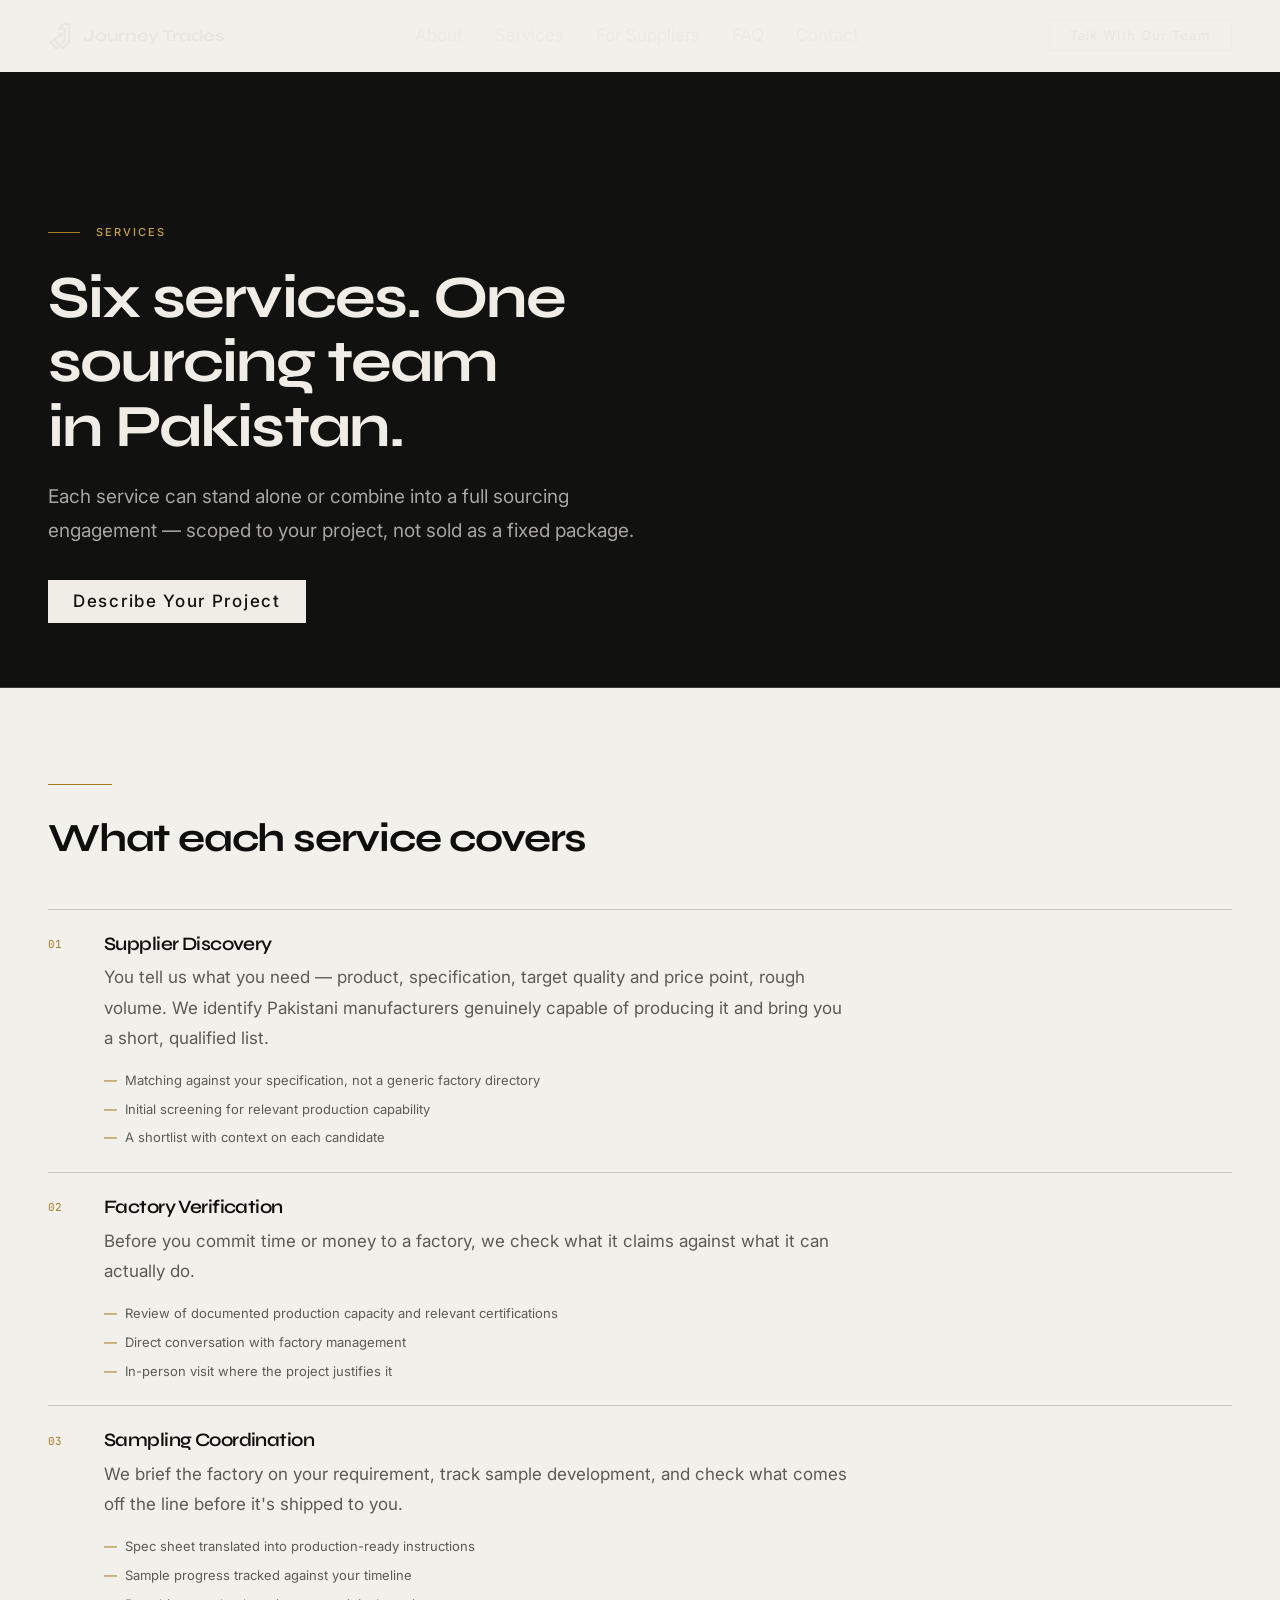
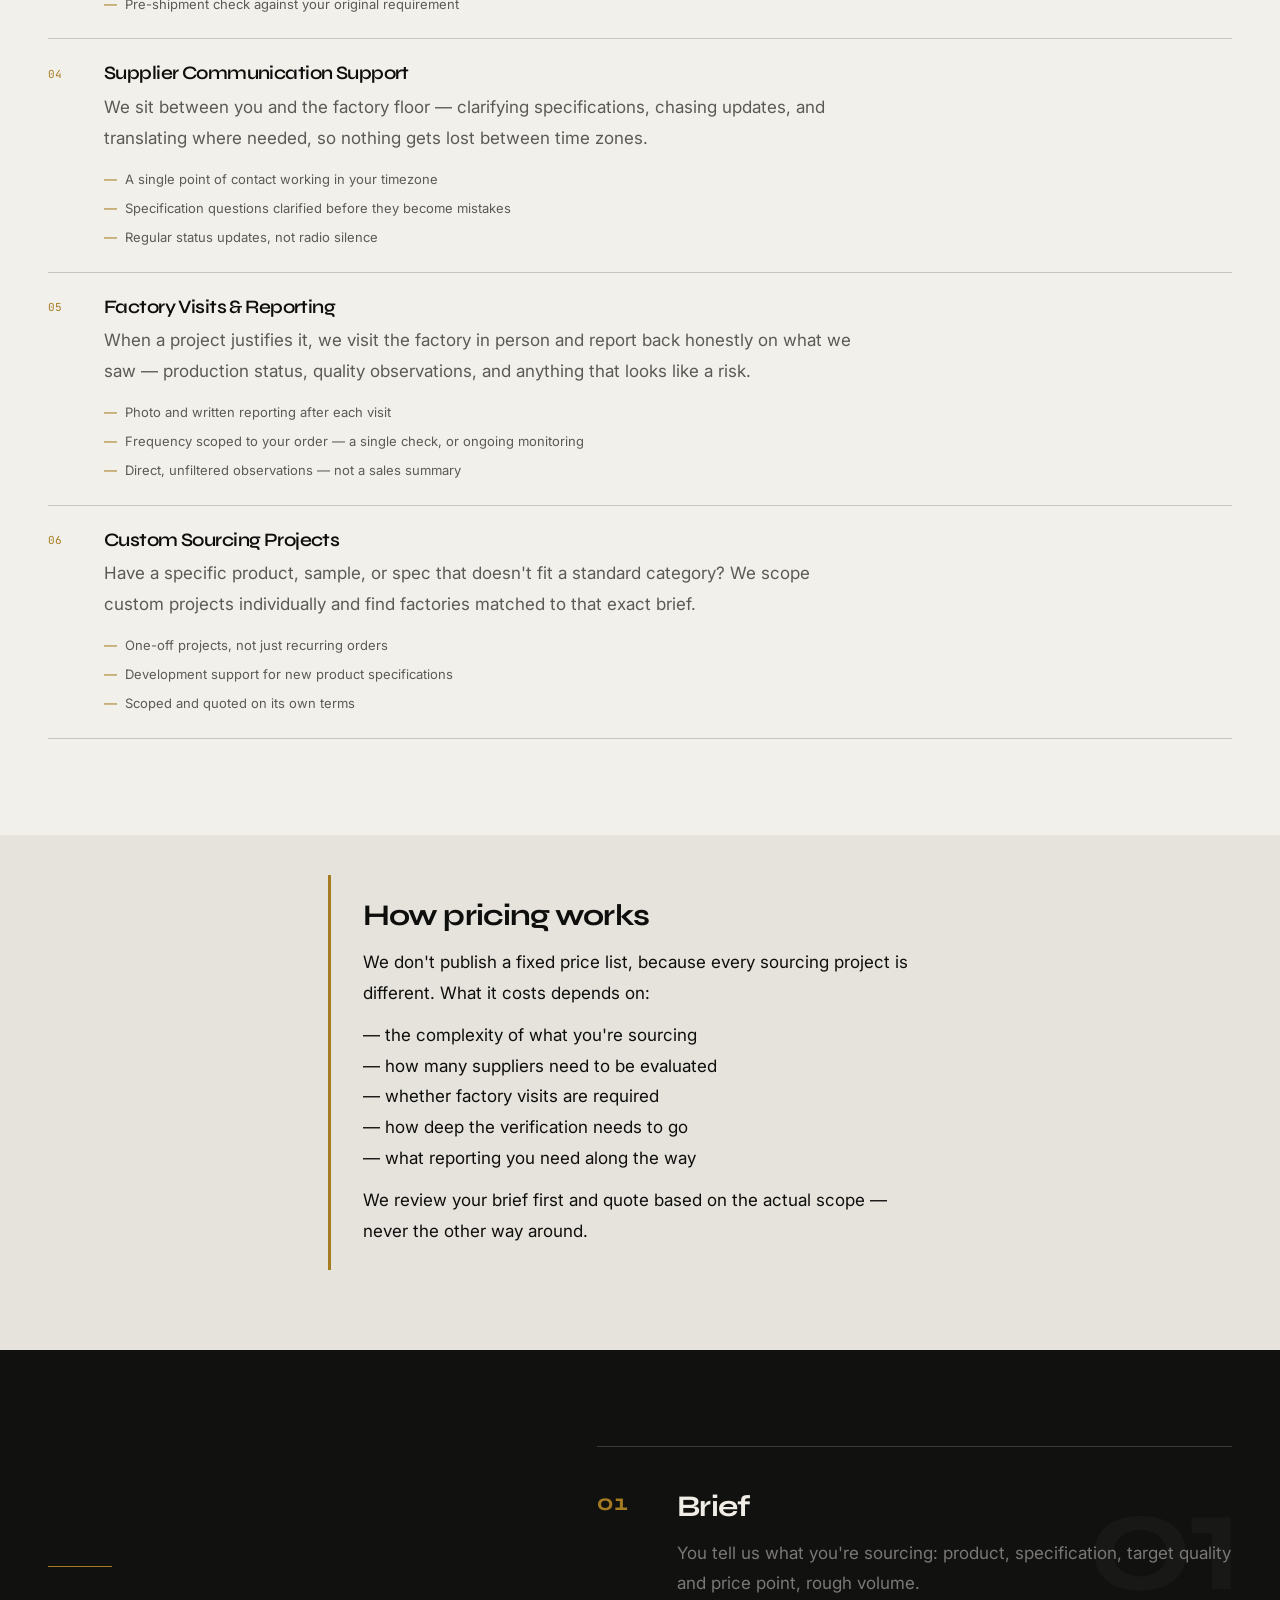
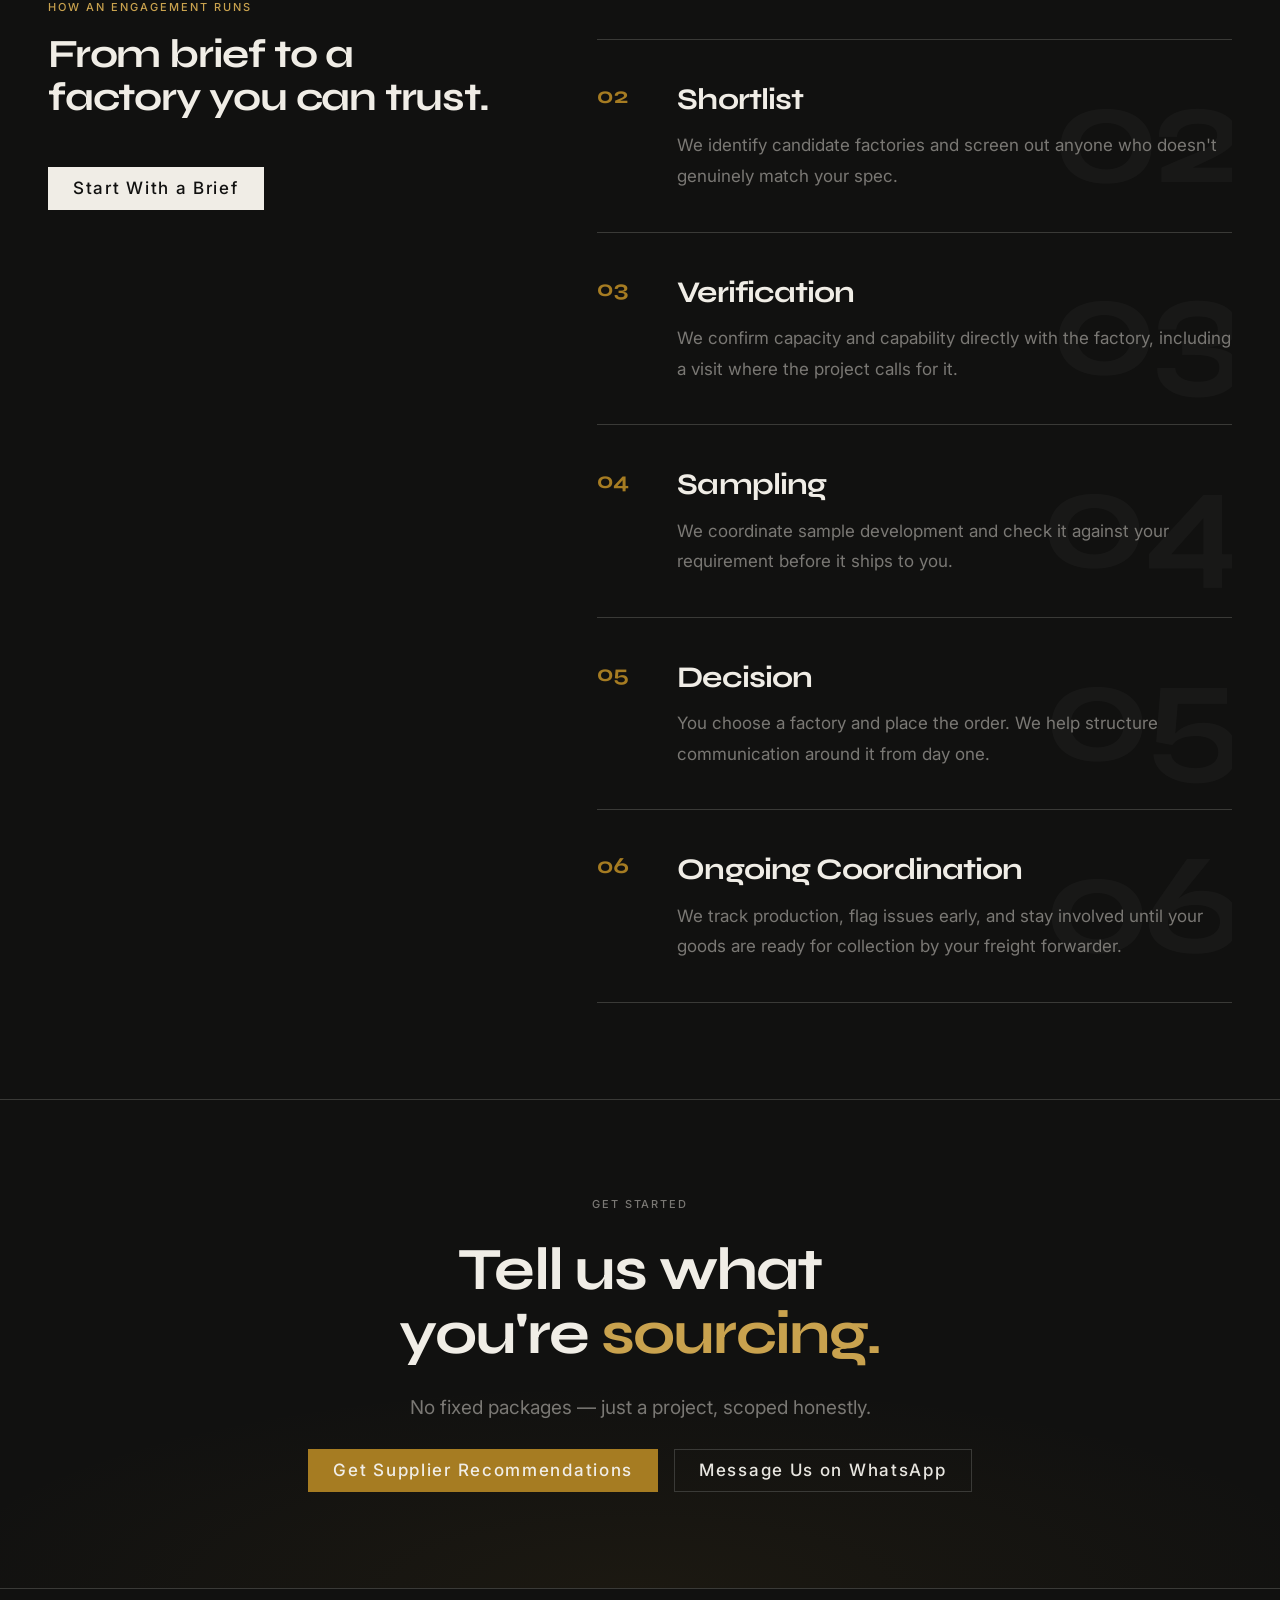
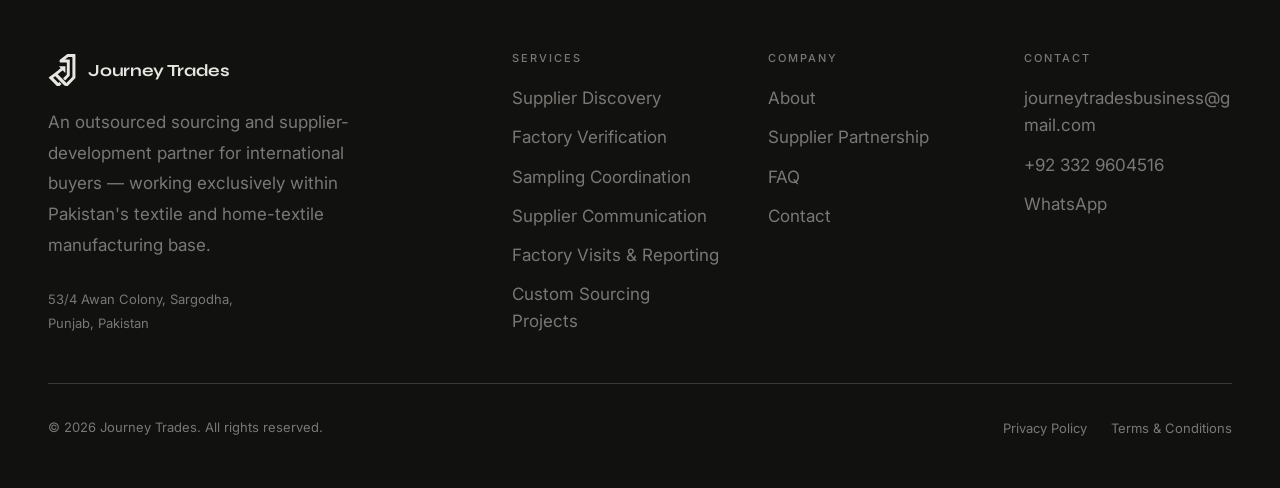
<file: services.html>
<!DOCTYPE html>
<html lang="en" dir="ltr">
<head>
  <meta charset="UTF-8">
  <meta name="viewport" content="width=device-width, initial-scale=1.0">
  <meta http-equiv="X-UA-Compatible" content="IE=edge">

  <title>Services — Supplier Discovery, Factory Verification &amp; Sourcing Coordination | Journey Trades</title>
  <meta name="description" content="Six sourcing services for international textile buyers: supplier discovery, factory verification, sampling coordination, supplier communication support, factory visits and reporting, and custom sourcing projects.">
  <meta name="robots" content="index, follow">
  <link rel="canonical" href="https://journeytrades.com/services">

  <link rel="icon" href="/assets/favicon/favicon.svg" type="image/svg+xml">
  <link rel="icon" href="/assets/favicon/favicon.ico" sizes="any">
  <link rel="icon" href="/assets/favicon/favicon-96x96.png" type="image/png" sizes="96x96">
  <link rel="apple-touch-icon" href="/assets/favicon/apple-touch-icon.png">
  <link rel="manifest" href="/site.webmanifest">
  <meta name="theme-color" content="#111110">

  <link rel="preconnect" href="https://fonts.googleapis.com">
  <link rel="preconnect" href="https://fonts.gstatic.com" crossorigin>
  <link rel="stylesheet" href="/css/style.css">
  <link rel="stylesheet" href="/css/components.css">
  <link href="https://fonts.googleapis.com/css2?family=Syne:wght@600;700&family=Inter:wght@400;500;600&family=JetBrains+Mono:wght@400&display=swap" rel="stylesheet">
</head>

<body>

  <a href="#main-content" class="skip-link">Skip to main content</a>

  <header role="banner">
    <nav class="nav nav--over-dark" id="site-nav" aria-label="Main navigation">
      <div class="nav__inner container">

        <a href="/" class="nav__brand" aria-label="Journey Trades — Home">
          <span class="nav__mark" aria-hidden="true">
            <svg viewBox="381.33 122.94 254.98 306.00" xmlns="http://www.w3.org/2000/svg" aria-hidden="true" focusable="false"><path fill="currentColor" d="M492.219360,255.719696 C487.970673,251.401764 483.965637,247.331940 479.997284,243.299408 C481.773834,241.290131 483.369568,241.736816 484.786346,241.733704 C500.950500,241.697998 517.115051,241.760742 533.278870,241.675629 C536.532776,241.658493 538.229919,242.593063 538.214355,246.176392 C538.138489,263.673279 538.195129,281.170685 538.187622,298.667908 C538.187256,299.475739 538.202148,300.349670 537.248962,300.984955 C535.290833,301.412384 534.532166,299.639404 533.427429,298.526733 C528.144592,293.205994 522.882629,287.864319 517.635010,282.508728 C516.017578,280.857971 514.525269,279.582428 512.106262,281.442688 C497.848846,292.407104 483.533447,303.296173 469.249542,314.226257 C469.011902,314.408142 468.924530,314.786438 468.872314,314.881500 C494.978088,340.527435 521.039734,366.130005 547.777771,392.397064 C550.860657,389.139160 555.244202,384.400482 559.742493,379.773346 C572.284668,366.872040 584.827454,353.970581 597.484985,341.183014 C600.006348,338.635864 601.158508,335.977844 601.152100,332.351929 C601.053955,276.360565 601.016846,220.368958 601.138489,164.377777 C601.148865,159.608215 599.744385,157.890137 594.889404,158.078583 C586.236511,158.414490 577.562073,158.185883 568.896851,158.221893 C567.082275,158.229431 565.195679,157.996155 563.598877,159.205017 C554.478271,166.109589 545.360718,173.018188 536.156189,179.990524 C537.889099,181.886978 539.625610,181.592804 541.217590,181.585632 C551.380310,181.539932 561.548218,181.598801 571.702759,181.267838 C575.767700,181.135345 577.372253,182.289490 577.363159,186.539581 C577.265991,232.199249 577.288330,277.859222 577.348022,323.519012 C577.351562,326.256561 576.355835,328.283813 574.530151,330.162781 C562.570923,342.470795 550.576233,354.745850 538.759583,367.189697 C536.109314,369.980621 534.418335,369.785675 531.954956,367.059418 C528.161133,362.860901 524.103699,358.885468 519.976135,355.009216 C517.406128,352.595734 517.024597,350.875061 519.827148,348.115173 C529.203430,338.881683 538.237244,329.301453 547.532532,319.984039 C549.837402,317.673645 550.729797,315.225372 550.720886,311.995819 C550.630432,279.167633 550.588562,246.338837 550.731201,213.511063 C550.749634,209.265808 549.271851,208.119171 545.238403,208.156525 C527.575867,208.320053 509.909210,208.088135 492.248108,208.314621 C487.396088,208.376831 485.508484,207.134674 485.556122,201.903229 C485.714783,184.478241 485.535400,184.493973 499.542938,173.908081 C517.348938,160.451614 535.152893,146.992111 552.895752,133.452637 C555.155579,131.728149 557.503235,130.980072 560.276611,130.983826 C581.106812,131.011978 601.937317,131.055344 622.766968,130.943924 C626.807556,130.922302 628.318054,132.323074 628.312683,136.488327 C628.223572,205.811172 628.248474,275.134186 628.276550,344.457153 C628.277588,346.911621 627.695251,348.962250 625.915466,350.777222 C604.217590,372.904419 582.559082,395.070221 560.886902,417.222687 C560.538513,417.578796 560.169983,417.923492 559.772217,418.221985 C554.971069,421.824646 533.644470,420.338440 529.401917,416.060669 C503.236969,389.678223 477.083954,363.283936 450.935394,336.885254 C445.846863,331.748047 445.846344,331.707733 440.229309,335.979370 C436.121277,339.103455 432.063232,342.293457 428.000671,345.476746 C427.767517,345.659454 427.695007,346.047119 427.432037,346.569000 C443.109436,361.708893 458.841797,376.901855 474.966919,392.474121 C476.721710,391.483978 478.832550,388.628113 481.294250,386.196716 C483.282410,384.233093 484.864899,384.271484 486.775757,386.243256 C491.181244,390.789246 495.623444,395.303986 500.180634,399.696655 C502.305176,401.744446 502.652954,403.499542 500.231781,405.450317 C499.845337,405.761688 499.527985,406.159149 499.180969,406.518982 C485.274841,420.939636 485.276093,420.915375 465.383636,419.879028 C462.577545,419.732819 460.314514,418.886597 458.288696,416.833862 C435.349701,393.589966 412.379608,370.376526 389.334137,347.238281 C386.774902,344.668762 386.963837,343.059631 389.784821,340.916809 C418.702850,318.951202 447.563599,296.910217 476.432800,274.880371 C482.764526,270.048645 489.066345,265.177734 495.222076,260.447754 C495.000000,258.157471 493.479034,257.229156 492.219360,255.719696 z"/></svg>
          </span>
          <span class="nav__wordmark">Journey Trades</span>
        </a>

        <ul class="nav__links" role="list">
          <li><a href="/about"     class="nav__link">About</a></li>
          <li><a href="/services"  class="nav__link">Services</a></li>
          <li><a href="/suppliers" class="nav__link">For Suppliers</a></li>
          <li><a href="/faq"       class="nav__link">FAQ</a></li>
          <li><a href="/contact"   class="nav__link">Contact</a></li>
        </ul>

        <div class="nav__actions">
          <a href="/contact" class="btn nav__cta">Talk With Our Team</a>
          <button class="nav__toggle" id="menu-toggle" aria-expanded="false" aria-controls="mobile-menu" aria-label="Open navigation menu">
            <span class="nav__toggle-bar" aria-hidden="true"></span>
            <span class="nav__toggle-bar" aria-hidden="true"></span>
            <span class="nav__toggle-bar" aria-hidden="true"></span>
          </button>
        </div>

      </div>

      <div class="nav__mobile" id="mobile-menu" aria-hidden="true">
        <ul class="nav__mobile-links" role="list">
          <li><a href="/about"     class="nav__mobile-link">About</a></li>
          <li><a href="/services"  class="nav__mobile-link">Services</a></li>
          <li><a href="/suppliers" class="nav__mobile-link">For Suppliers</a></li>
          <li><a href="/faq"       class="nav__mobile-link">FAQ</a></li>
          <li><a href="/contact"   class="nav__mobile-link">Contact</a></li>
        </ul>
        <a href="/contact" class="nav__mobile-cta">Talk With Our Team</a>
      </div>

    </nav>
  </header>
  <main id="main-content" tabindex="-1">

    <!-- ═══════════ PAGE HEADER ═══════════ -->
    <header class="page-header">
      <div class="container">
        <div class="page-header__inner">
          <div class="hero__eyebrow">
            <span class="hero__eyebrow-line" aria-hidden="true"></span>
            <span class="hero__label">Services</span>
          </div>
          <h1>Six services. One sourcing team in Pakistan.</h1>
          <p class="page-header__sub">
            Each service can stand alone or combine into a full sourcing engagement — scoped to your project, not sold as a fixed package.
          </p>
          <div class="page-header__actions">
            <a href="/contact" class="btn btn--primary-dark">Describe Your Project</a>
          </div>
        </div>
      </div>
    </header>

    <!-- ═══════════ SERVICE DETAIL LIST ═══════════ -->
    <section class="section" aria-labelledby="services-list-heading">
      <div class="container">
        <span class="entry-rule fade-up" aria-hidden="true"></span>
        <h2 class="heading-block__title" id="services-list-heading" style="margin-bottom: var(--space-48);">What each service covers</h2>

        <div class="requirement-list">

          <div class="requirement-item fade-up" id="discovery">
            <span class="requirement-item__num">01</span>
            <div>
              <h3 class="requirement-item__title">Supplier Discovery</h3>
              <p class="requirement-item__body">
                You tell us what you need — product, specification, target quality and price point, rough volume. We identify Pakistani manufacturers genuinely capable of producing it and bring you a short, qualified list.
              </p>
              <ul class="service-card__list" role="list" style="margin-top: var(--space-16); border-top: none; padding-top: 0;">
                <li class="service-card__list-item">Matching against your specification, not a generic factory directory</li>
                <li class="service-card__list-item">Initial screening for relevant production capability</li>
                <li class="service-card__list-item">A shortlist with context on each candidate</li>
              </ul>
            </div>
          </div>

          <div class="requirement-item fade-up" id="verification">
            <span class="requirement-item__num">02</span>
            <div>
              <h3 class="requirement-item__title">Factory Verification</h3>
              <p class="requirement-item__body">
                Before you commit time or money to a factory, we check what it claims against what it can actually do.
              </p>
              <ul class="service-card__list" role="list" style="margin-top: var(--space-16); border-top: none; padding-top: 0;">
                <li class="service-card__list-item">Review of documented production capacity and relevant certifications</li>
                <li class="service-card__list-item">Direct conversation with factory management</li>
                <li class="service-card__list-item">In-person visit where the project justifies it</li>
              </ul>
            </div>
          </div>

          <div class="requirement-item fade-up" id="sampling">
            <span class="requirement-item__num">03</span>
            <div>
              <h3 class="requirement-item__title">Sampling Coordination</h3>
              <p class="requirement-item__body">
                We brief the factory on your requirement, track sample development, and check what comes off the line before it's shipped to you.
              </p>
              <ul class="service-card__list" role="list" style="margin-top: var(--space-16); border-top: none; padding-top: 0;">
                <li class="service-card__list-item">Spec sheet translated into production-ready instructions</li>
                <li class="service-card__list-item">Sample progress tracked against your timeline</li>
                <li class="service-card__list-item">Pre-shipment check against your original requirement</li>
              </ul>
            </div>
          </div>

          <div class="requirement-item fade-up" id="communication">
            <span class="requirement-item__num">04</span>
            <div>
              <h3 class="requirement-item__title">Supplier Communication Support</h3>
              <p class="requirement-item__body">
                We sit between you and the factory floor — clarifying specifications, chasing updates, and translating where needed, so nothing gets lost between time zones.
              </p>
              <ul class="service-card__list" role="list" style="margin-top: var(--space-16); border-top: none; padding-top: 0;">
                <li class="service-card__list-item">A single point of contact working in your timezone</li>
                <li class="service-card__list-item">Specification questions clarified before they become mistakes</li>
                <li class="service-card__list-item">Regular status updates, not radio silence</li>
              </ul>
            </div>
          </div>

          <div class="requirement-item fade-up" id="visits">
            <span class="requirement-item__num">05</span>
            <div>
              <h3 class="requirement-item__title">Factory Visits &amp; Reporting</h3>
              <p class="requirement-item__body">
                When a project justifies it, we visit the factory in person and report back honestly on what we saw — production status, quality observations, and anything that looks like a risk.
              </p>
              <ul class="service-card__list" role="list" style="margin-top: var(--space-16); border-top: none; padding-top: 0;">
                <li class="service-card__list-item">Photo and written reporting after each visit</li>
                <li class="service-card__list-item">Frequency scoped to your order — a single check, or ongoing monitoring</li>
                <li class="service-card__list-item">Direct, unfiltered observations — not a sales summary</li>
              </ul>
            </div>
          </div>

          <div class="requirement-item fade-up" id="custom">
            <span class="requirement-item__num">06</span>
            <div>
              <h3 class="requirement-item__title">Custom Sourcing Projects</h3>
              <p class="requirement-item__body">
                Have a specific product, sample, or spec that doesn't fit a standard category? We scope custom projects individually and find factories matched to that exact brief.
              </p>
              <ul class="service-card__list" role="list" style="margin-top: var(--space-16); border-top: none; padding-top: 0;">
                <li class="service-card__list-item">One-off projects, not just recurring orders</li>
                <li class="service-card__list-item">Development support for new product specifications</li>
                <li class="service-card__list-item">Scoped and quoted on its own terms</li>
              </ul>
            </div>
          </div>

        </div>
      </div>
    </section>

    <!-- ═══════════ PRICING NOTE ═══════════ -->
    <section class="section section--tight" style="background-color: var(--color-bg-alt); padding-top: 0;" aria-labelledby="pricing-heading">
      <div class="container container--text">
        <div class="note-card fade-up">
          <h2 id="pricing-heading" style="font-size: var(--text-h3); margin-bottom: var(--space-16);">How pricing works</h2>
          <p>We don't publish a fixed price list, because every sourcing project is different. What it costs depends on:</p>
          <p>— the complexity of what you're sourcing<br>
             — how many suppliers need to be evaluated<br>
             — whether factory visits are required<br>
             — how deep the verification needs to go<br>
             — what reporting you need along the way</p>
          <p>We review your brief first and quote based on the actual scope — never the other way around.</p>
        </div>
      </div>
    </section>

    <!-- ═══════════ PROCESS (FULL) ═══════════ -->
    <section class="process section" aria-labelledby="process-heading">
      <div class="container">
        <div class="process__layout">

          <div class="process__intro">
            <span class="entry-rule fade-up" aria-hidden="true"></span>
            <div class="heading-block">
              <span class="section-label">How An Engagement Runs</span>
              <h2 class="heading-block__title" id="process-heading">From brief to a factory you can trust.</h2>
            </div>
            <div class="process__intro-action">
              <a href="/contact" class="btn btn--primary-dark">Start With a Brief</a>
            </div>
          </div>

          <div class="process__steps">

            <div class="process-step fade-up">
              <span class="process-step__bg-num" aria-hidden="true">01</span>
              <span class="process-step__number">01</span>
              <div class="process-step__content">
                <h3 class="process-step__title">Brief</h3>
                <p class="process-step__body">You tell us what you're sourcing: product, specification, target quality and price point, rough volume.</p>
              </div>
            </div>

            <div class="process-step fade-up">
              <span class="process-step__bg-num" aria-hidden="true">02</span>
              <span class="process-step__number">02</span>
              <div class="process-step__content">
                <h3 class="process-step__title">Shortlist</h3>
                <p class="process-step__body">We identify candidate factories and screen out anyone who doesn't genuinely match your spec.</p>
              </div>
            </div>

            <div class="process-step fade-up">
              <span class="process-step__bg-num" aria-hidden="true">03</span>
              <span class="process-step__number">03</span>
              <div class="process-step__content">
                <h3 class="process-step__title">Verification</h3>
                <p class="process-step__body">We confirm capacity and capability directly with the factory, including a visit where the project calls for it.</p>
              </div>
            </div>

            <div class="process-step fade-up">
              <span class="process-step__bg-num" aria-hidden="true">04</span>
              <span class="process-step__number">04</span>
              <div class="process-step__content">
                <h3 class="process-step__title">Sampling</h3>
                <p class="process-step__body">We coordinate sample development and check it against your requirement before it ships to you.</p>
              </div>
            </div>

            <div class="process-step fade-up">
              <span class="process-step__bg-num" aria-hidden="true">05</span>
              <span class="process-step__number">05</span>
              <div class="process-step__content">
                <h3 class="process-step__title">Decision</h3>
                <p class="process-step__body">You choose a factory and place the order. We help structure communication around it from day one.</p>
              </div>
            </div>

            <div class="process-step fade-up">
              <span class="process-step__bg-num" aria-hidden="true">06</span>
              <span class="process-step__number">06</span>
              <div class="process-step__content">
                <h3 class="process-step__title">Ongoing Coordination</h3>
                <p class="process-step__body">We track production, flag issues early, and stay involved until your goods are ready for collection by your freight forwarder.</p>
              </div>
            </div>

          </div>
        </div>
      </div>
    </section>

    <!-- ═══════════ CTA ═══════════ -->
    <section class="cta-block section" aria-labelledby="services-cta-heading">
      <div class="container">
        <div class="cta-block__inner">
          <span class="cta-block__label">Get Started</span>
          <h2 class="cta-block__title" id="services-cta-heading">Tell us what you're <em>sourcing.</em></h2>
          <p class="cta-block__sub">No fixed packages — just a project, scoped honestly.</p>
          <div class="cta-block__actions">
            <a href="/contact" class="btn btn--brass">Get Supplier Recommendations</a>
            <a href="https://wa.me/923329604516" class="btn btn--outline-dark" target="_blank" rel="noopener">Message Us on WhatsApp</a>
          </div>
        </div>
      </div>
    </section>

  </main>

  <!-- ═══════════ FOOTER ═══════════ -->
  <footer class="footer" role="contentinfo">
    <div class="container">
      <div class="footer__inner">

        <div class="footer__brand">
          <a href="/" class="footer__mark" aria-label="Journey Trades — Home">
            <span class="footer__mark-icon" aria-hidden="true">
              <svg viewBox="381.33 122.94 254.98 306.00" xmlns="http://www.w3.org/2000/svg" aria-hidden="true" focusable="false"><path fill="currentColor" d="M492.219360,255.719696 C487.970673,251.401764 483.965637,247.331940 479.997284,243.299408 C481.773834,241.290131 483.369568,241.736816 484.786346,241.733704 C500.950500,241.697998 517.115051,241.760742 533.278870,241.675629 C536.532776,241.658493 538.229919,242.593063 538.214355,246.176392 C538.138489,263.673279 538.195129,281.170685 538.187622,298.667908 C538.187256,299.475739 538.202148,300.349670 537.248962,300.984955 C535.290833,301.412384 534.532166,299.639404 533.427429,298.526733 C528.144592,293.205994 522.882629,287.864319 517.635010,282.508728 C516.017578,280.857971 514.525269,279.582428 512.106262,281.442688 C497.848846,292.407104 483.533447,303.296173 469.249542,314.226257 C469.011902,314.408142 468.924530,314.786438 468.872314,314.881500 C494.978088,340.527435 521.039734,366.130005 547.777771,392.397064 C550.860657,389.139160 555.244202,384.400482 559.742493,379.773346 C572.284668,366.872040 584.827454,353.970581 597.484985,341.183014 C600.006348,338.635864 601.158508,335.977844 601.152100,332.351929 C601.053955,276.360565 601.016846,220.368958 601.138489,164.377777 C601.148865,159.608215 599.744385,157.890137 594.889404,158.078583 C586.236511,158.414490 577.562073,158.185883 568.896851,158.221893 C567.082275,158.229431 565.195679,157.996155 563.598877,159.205017 C554.478271,166.109589 545.360718,173.018188 536.156189,179.990524 C537.889099,181.886978 539.625610,181.592804 541.217590,181.585632 C551.380310,181.539932 561.548218,181.598801 571.702759,181.267838 C575.767700,181.135345 577.372253,182.289490 577.363159,186.539581 C577.265991,232.199249 577.288330,277.859222 577.348022,323.519012 C577.351562,326.256561 576.355835,328.283813 574.530151,330.162781 C562.570923,342.470795 550.576233,354.745850 538.759583,367.189697 C536.109314,369.980621 534.418335,369.785675 531.954956,367.059418 C528.161133,362.860901 524.103699,358.885468 519.976135,355.009216 C517.406128,352.595734 517.024597,350.875061 519.827148,348.115173 C529.203430,338.881683 538.237244,329.301453 547.532532,319.984039 C549.837402,317.673645 550.729797,315.225372 550.720886,311.995819 C550.630432,279.167633 550.588562,246.338837 550.731201,213.511063 C550.749634,209.265808 549.271851,208.119171 545.238403,208.156525 C527.575867,208.320053 509.909210,208.088135 492.248108,208.314621 C487.396088,208.376831 485.508484,207.134674 485.556122,201.903229 C485.714783,184.478241 485.535400,184.493973 499.542938,173.908081 C517.348938,160.451614 535.152893,146.992111 552.895752,133.452637 C555.155579,131.728149 557.503235,130.980072 560.276611,130.983826 C581.106812,131.011978 601.937317,131.055344 622.766968,130.943924 C626.807556,130.922302 628.318054,132.323074 628.312683,136.488327 C628.223572,205.811172 628.248474,275.134186 628.276550,344.457153 C628.277588,346.911621 627.695251,348.962250 625.915466,350.777222 C604.217590,372.904419 582.559082,395.070221 560.886902,417.222687 C560.538513,417.578796 560.169983,417.923492 559.772217,418.221985 C554.971069,421.824646 533.644470,420.338440 529.401917,416.060669 C503.236969,389.678223 477.083954,363.283936 450.935394,336.885254 C445.846863,331.748047 445.846344,331.707733 440.229309,335.979370 C436.121277,339.103455 432.063232,342.293457 428.000671,345.476746 C427.767517,345.659454 427.695007,346.047119 427.432037,346.569000 C443.109436,361.708893 458.841797,376.901855 474.966919,392.474121 C476.721710,391.483978 478.832550,388.628113 481.294250,386.196716 C483.282410,384.233093 484.864899,384.271484 486.775757,386.243256 C491.181244,390.789246 495.623444,395.303986 500.180634,399.696655 C502.305176,401.744446 502.652954,403.499542 500.231781,405.450317 C499.845337,405.761688 499.527985,406.159149 499.180969,406.518982 C485.274841,420.939636 485.276093,420.915375 465.383636,419.879028 C462.577545,419.732819 460.314514,418.886597 458.288696,416.833862 C435.349701,393.589966 412.379608,370.376526 389.334137,347.238281 C386.774902,344.668762 386.963837,343.059631 389.784821,340.916809 C418.702850,318.951202 447.563599,296.910217 476.432800,274.880371 C482.764526,270.048645 489.066345,265.177734 495.222076,260.447754 C495.000000,258.157471 493.479034,257.229156 492.219360,255.719696 z"/></svg>
            </span>
            <span class="footer__wordmark">Journey Trades</span>
          </a>
          <p class="footer__tagline">
            An outsourced sourcing and supplier-development partner for international buyers — working exclusively within Pakistan's textile and home-textile manufacturing base.
          </p>
          <p class="footer__tagline" style="margin-top: var(--space-8); font-size: var(--text-caption);">
            53/4 Awan Colony, Sargodha, Punjab, Pakistan
          </p>
        </div>

        <nav class="footer__col" aria-label="Services">
          <h3 class="footer__col-title">Services</h3>
          <ul class="footer__links" role="list">
            <li><a href="/services" class="footer__link">Supplier Discovery</a></li>
            <li><a href="/services" class="footer__link">Factory Verification</a></li>
            <li><a href="/services" class="footer__link">Sampling Coordination</a></li>
            <li><a href="/services" class="footer__link">Supplier Communication</a></li>
            <li><a href="/services" class="footer__link">Factory Visits &amp; Reporting</a></li>
            <li><a href="/services" class="footer__link">Custom Sourcing Projects</a></li>
          </ul>
        </nav>

        <nav class="footer__col" aria-label="Company">
          <h3 class="footer__col-title">Company</h3>
          <ul class="footer__links" role="list">
            <li><a href="/about"     class="footer__link">About</a></li>
            <li><a href="/suppliers" class="footer__link">Supplier Partnership</a></li>
            <li><a href="/faq"       class="footer__link">FAQ</a></li>
            <li><a href="/contact"   class="footer__link">Contact</a></li>
          </ul>
        </nav>

        <div class="footer__col">
          <h3 class="footer__col-title">Contact</h3>
          <ul class="footer__links" role="list">
            <li><a href="mailto:journeytradesbusiness@gmail.com" class="footer__link">journeytradesbusiness@gmail.com</a></li>
            <li><a href="tel:+923329604516" class="footer__link">+92 332 9604516</a></li>
            <li><a href="https://wa.me/923329604516" class="footer__link" target="_blank" rel="noopener">WhatsApp</a></li>
          </ul>
        </div>

      </div>

      <hr class="footer__divider" aria-hidden="true">

      <div class="footer__bottom">
        <p class="footer__copy">
          &copy; <span id="footer-year">2026</span> Journey Trades. All rights reserved.
        </p>
        <nav class="footer__legal-links" aria-label="Legal">
          <a href="/privacy" class="footer__legal-link">Privacy Policy</a>
          <a href="/terms"   class="footer__legal-link">Terms &amp; Conditions</a>
        </nav>
      </div>

    </div>
  </footer>

  <script src="/js/script.js" defer></script>


</body>
</html>
</file>
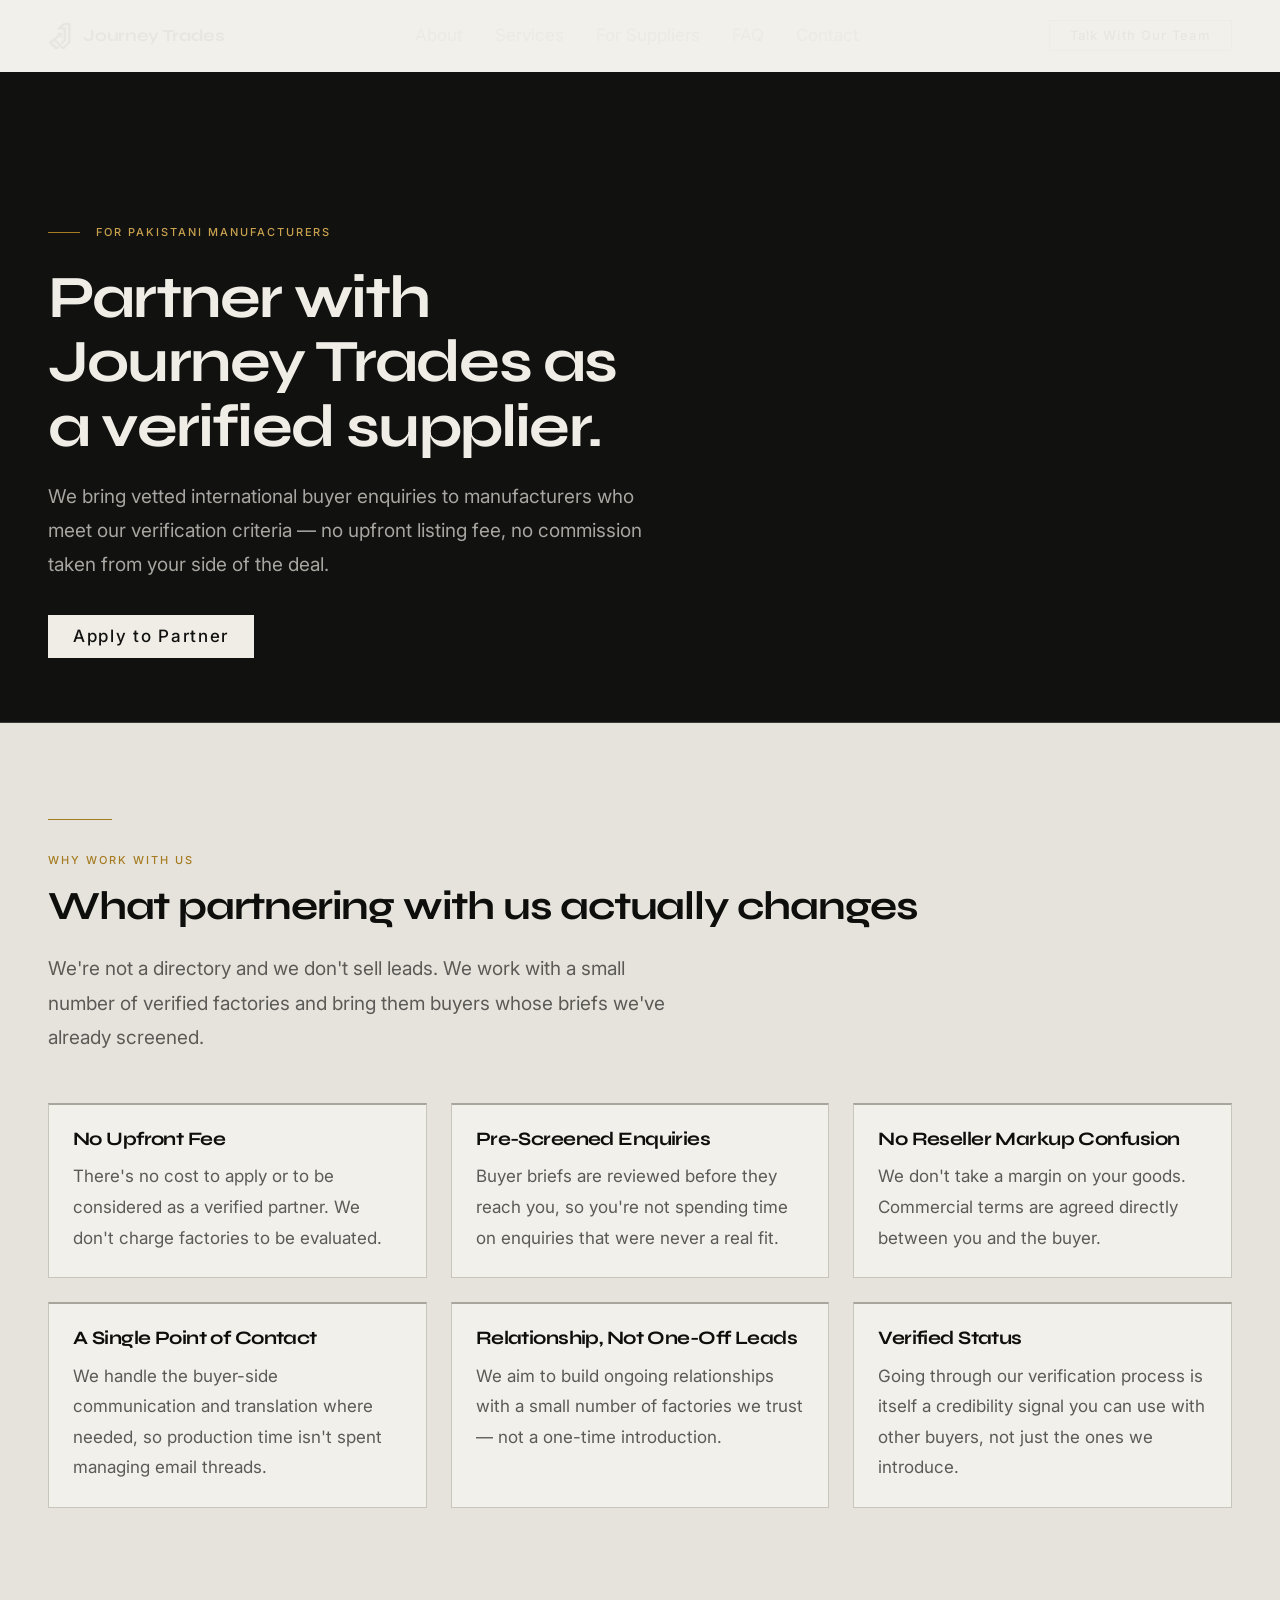
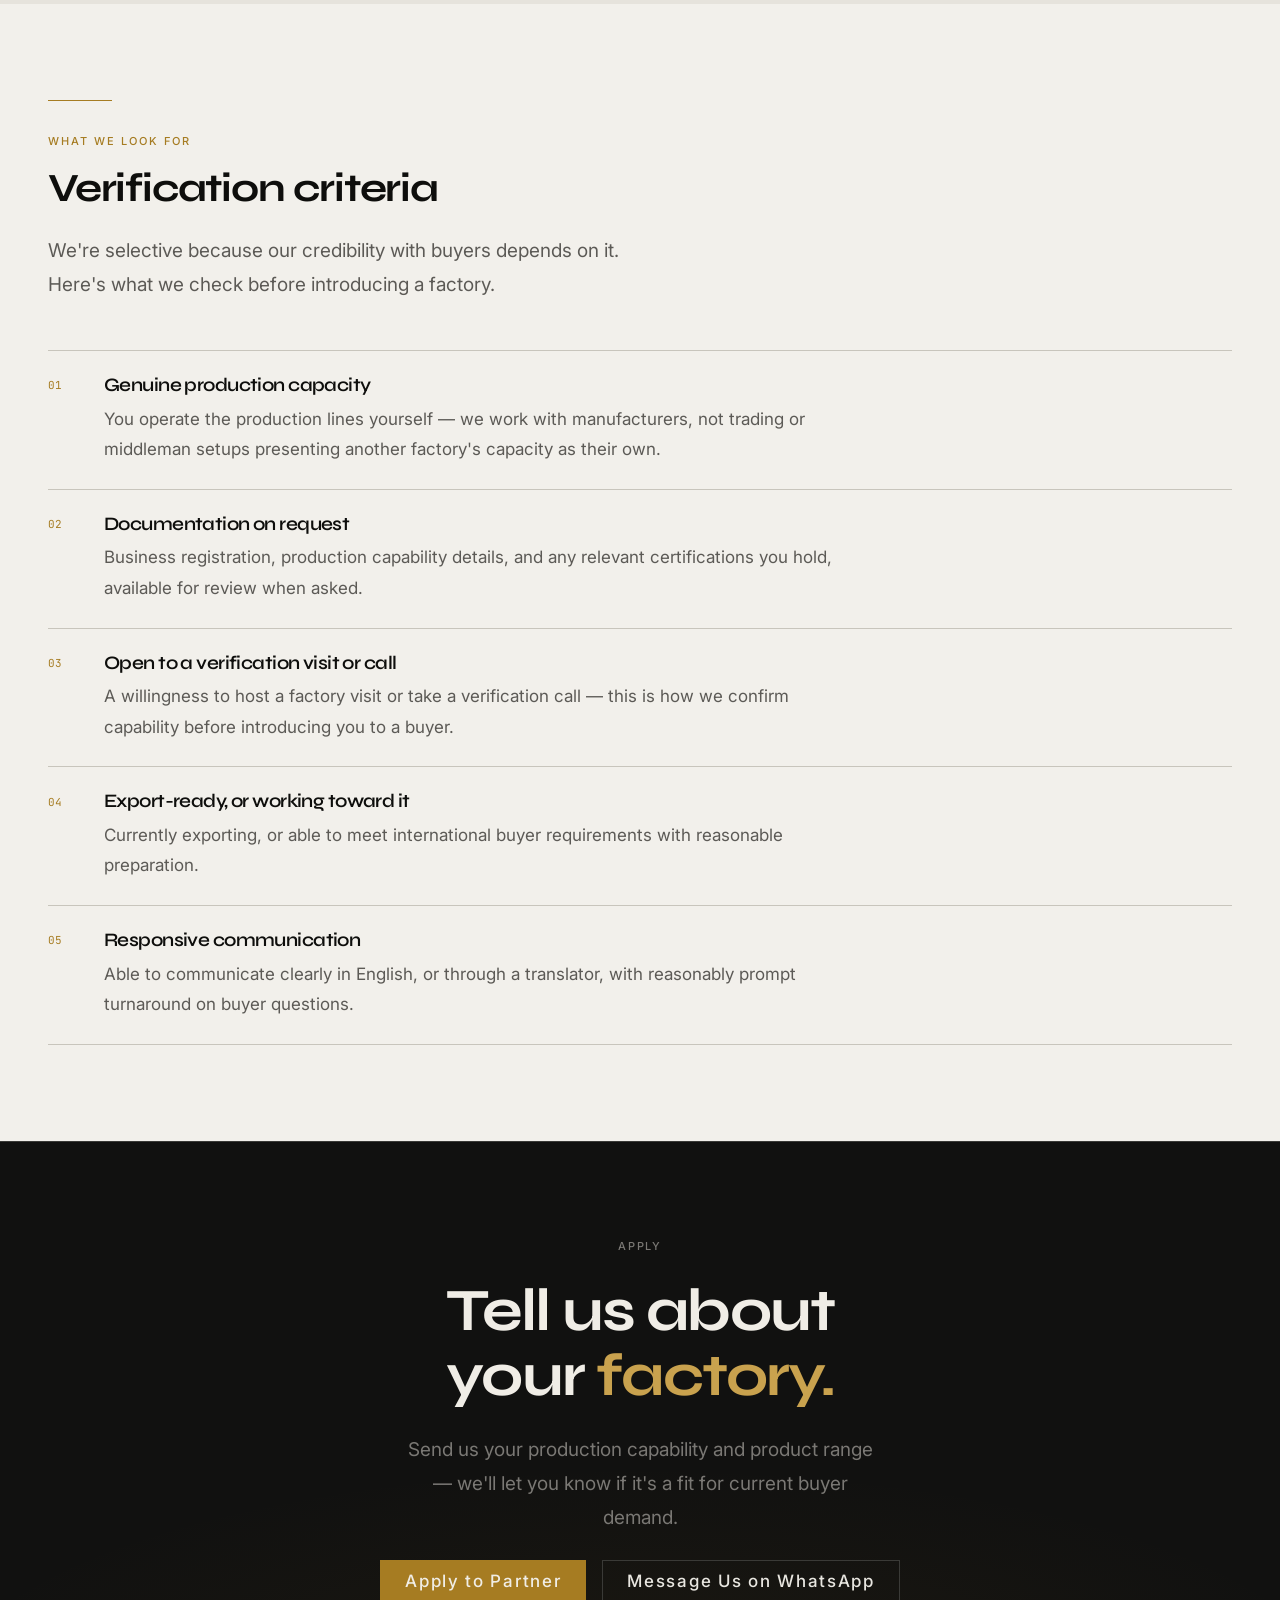
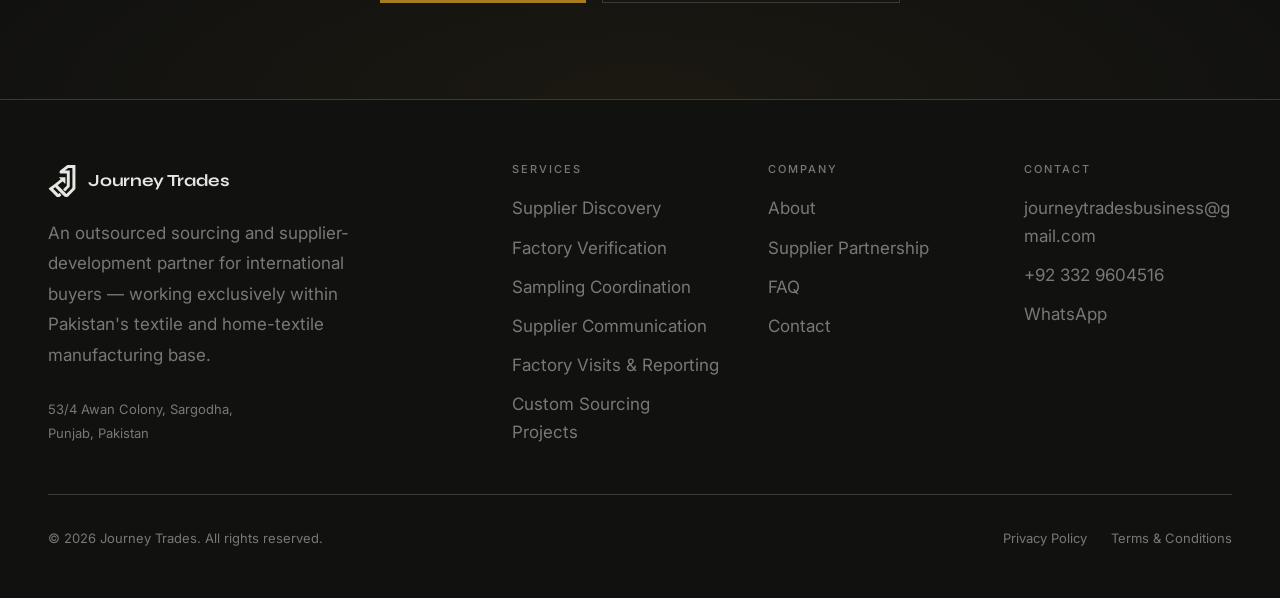
<file: suppliers.html>
<!DOCTYPE html>
<html lang="en" dir="ltr">
<head>
  <meta charset="UTF-8">
  <meta name="viewport" content="width=device-width, initial-scale=1.0">
  <meta http-equiv="X-UA-Compatible" content="IE=edge">

  <title>Partner With Journey Trades — For Pakistani Textile Manufacturers</title>
  <meta name="description" content="Journey Trades connects verified Pakistani textile manufacturers with international buyers. No upfront listing fee — apply to be considered as a verified supplier partner.">
  <meta name="robots" content="index, follow">
  <link rel="canonical" href="https://journeytrades.com/suppliers">

  <link rel="icon" href="/assets/favicon/favicon.svg" type="image/svg+xml">
  <link rel="icon" href="/assets/favicon/favicon.ico" sizes="any">
  <link rel="icon" href="/assets/favicon/favicon-96x96.png" type="image/png" sizes="96x96">
  <link rel="apple-touch-icon" href="/assets/favicon/apple-touch-icon.png">
  <link rel="manifest" href="/site.webmanifest">
  <meta name="theme-color" content="#111110">

  <link rel="preconnect" href="https://fonts.googleapis.com">
  <link rel="preconnect" href="https://fonts.gstatic.com" crossorigin>
  <link rel="stylesheet" href="/css/style.css">
  <link rel="stylesheet" href="/css/components.css">
  <link href="https://fonts.googleapis.com/css2?family=Syne:wght@600;700&family=Inter:wght@400;500;600&family=JetBrains+Mono:wght@400&display=swap" rel="stylesheet">
</head>

<body>

  <a href="#main-content" class="skip-link">Skip to main content</a>

  <header role="banner">
    <nav class="nav nav--over-dark" id="site-nav" aria-label="Main navigation">
      <div class="nav__inner container">

        <a href="/" class="nav__brand" aria-label="Journey Trades — Home">
          <span class="nav__mark" aria-hidden="true">
            <svg viewBox="381.33 122.94 254.98 306.00" xmlns="http://www.w3.org/2000/svg" aria-hidden="true" focusable="false"><path fill="currentColor" d="M492.219360,255.719696 C487.970673,251.401764 483.965637,247.331940 479.997284,243.299408 C481.773834,241.290131 483.369568,241.736816 484.786346,241.733704 C500.950500,241.697998 517.115051,241.760742 533.278870,241.675629 C536.532776,241.658493 538.229919,242.593063 538.214355,246.176392 C538.138489,263.673279 538.195129,281.170685 538.187622,298.667908 C538.187256,299.475739 538.202148,300.349670 537.248962,300.984955 C535.290833,301.412384 534.532166,299.639404 533.427429,298.526733 C528.144592,293.205994 522.882629,287.864319 517.635010,282.508728 C516.017578,280.857971 514.525269,279.582428 512.106262,281.442688 C497.848846,292.407104 483.533447,303.296173 469.249542,314.226257 C469.011902,314.408142 468.924530,314.786438 468.872314,314.881500 C494.978088,340.527435 521.039734,366.130005 547.777771,392.397064 C550.860657,389.139160 555.244202,384.400482 559.742493,379.773346 C572.284668,366.872040 584.827454,353.970581 597.484985,341.183014 C600.006348,338.635864 601.158508,335.977844 601.152100,332.351929 C601.053955,276.360565 601.016846,220.368958 601.138489,164.377777 C601.148865,159.608215 599.744385,157.890137 594.889404,158.078583 C586.236511,158.414490 577.562073,158.185883 568.896851,158.221893 C567.082275,158.229431 565.195679,157.996155 563.598877,159.205017 C554.478271,166.109589 545.360718,173.018188 536.156189,179.990524 C537.889099,181.886978 539.625610,181.592804 541.217590,181.585632 C551.380310,181.539932 561.548218,181.598801 571.702759,181.267838 C575.767700,181.135345 577.372253,182.289490 577.363159,186.539581 C577.265991,232.199249 577.288330,277.859222 577.348022,323.519012 C577.351562,326.256561 576.355835,328.283813 574.530151,330.162781 C562.570923,342.470795 550.576233,354.745850 538.759583,367.189697 C536.109314,369.980621 534.418335,369.785675 531.954956,367.059418 C528.161133,362.860901 524.103699,358.885468 519.976135,355.009216 C517.406128,352.595734 517.024597,350.875061 519.827148,348.115173 C529.203430,338.881683 538.237244,329.301453 547.532532,319.984039 C549.837402,317.673645 550.729797,315.225372 550.720886,311.995819 C550.630432,279.167633 550.588562,246.338837 550.731201,213.511063 C550.749634,209.265808 549.271851,208.119171 545.238403,208.156525 C527.575867,208.320053 509.909210,208.088135 492.248108,208.314621 C487.396088,208.376831 485.508484,207.134674 485.556122,201.903229 C485.714783,184.478241 485.535400,184.493973 499.542938,173.908081 C517.348938,160.451614 535.152893,146.992111 552.895752,133.452637 C555.155579,131.728149 557.503235,130.980072 560.276611,130.983826 C581.106812,131.011978 601.937317,131.055344 622.766968,130.943924 C626.807556,130.922302 628.318054,132.323074 628.312683,136.488327 C628.223572,205.811172 628.248474,275.134186 628.276550,344.457153 C628.277588,346.911621 627.695251,348.962250 625.915466,350.777222 C604.217590,372.904419 582.559082,395.070221 560.886902,417.222687 C560.538513,417.578796 560.169983,417.923492 559.772217,418.221985 C554.971069,421.824646 533.644470,420.338440 529.401917,416.060669 C503.236969,389.678223 477.083954,363.283936 450.935394,336.885254 C445.846863,331.748047 445.846344,331.707733 440.229309,335.979370 C436.121277,339.103455 432.063232,342.293457 428.000671,345.476746 C427.767517,345.659454 427.695007,346.047119 427.432037,346.569000 C443.109436,361.708893 458.841797,376.901855 474.966919,392.474121 C476.721710,391.483978 478.832550,388.628113 481.294250,386.196716 C483.282410,384.233093 484.864899,384.271484 486.775757,386.243256 C491.181244,390.789246 495.623444,395.303986 500.180634,399.696655 C502.305176,401.744446 502.652954,403.499542 500.231781,405.450317 C499.845337,405.761688 499.527985,406.159149 499.180969,406.518982 C485.274841,420.939636 485.276093,420.915375 465.383636,419.879028 C462.577545,419.732819 460.314514,418.886597 458.288696,416.833862 C435.349701,393.589966 412.379608,370.376526 389.334137,347.238281 C386.774902,344.668762 386.963837,343.059631 389.784821,340.916809 C418.702850,318.951202 447.563599,296.910217 476.432800,274.880371 C482.764526,270.048645 489.066345,265.177734 495.222076,260.447754 C495.000000,258.157471 493.479034,257.229156 492.219360,255.719696 z"/></svg>
          </span>
          <span class="nav__wordmark">Journey Trades</span>
        </a>

        <ul class="nav__links" role="list">
          <li><a href="/about"     class="nav__link">About</a></li>
          <li><a href="/services"  class="nav__link">Services</a></li>
          <li><a href="/suppliers" class="nav__link">For Suppliers</a></li>
          <li><a href="/faq"       class="nav__link">FAQ</a></li>
          <li><a href="/contact"   class="nav__link">Contact</a></li>
        </ul>

        <div class="nav__actions">
          <a href="/contact" class="btn nav__cta">Talk With Our Team</a>
          <button class="nav__toggle" id="menu-toggle" aria-expanded="false" aria-controls="mobile-menu" aria-label="Open navigation menu">
            <span class="nav__toggle-bar" aria-hidden="true"></span>
            <span class="nav__toggle-bar" aria-hidden="true"></span>
            <span class="nav__toggle-bar" aria-hidden="true"></span>
          </button>
        </div>

      </div>

      <div class="nav__mobile" id="mobile-menu" aria-hidden="true">
        <ul class="nav__mobile-links" role="list">
          <li><a href="/about"     class="nav__mobile-link">About</a></li>
          <li><a href="/services"  class="nav__mobile-link">Services</a></li>
          <li><a href="/suppliers" class="nav__mobile-link">For Suppliers</a></li>
          <li><a href="/faq"       class="nav__mobile-link">FAQ</a></li>
          <li><a href="/contact"   class="nav__mobile-link">Contact</a></li>
        </ul>
        <a href="/contact" class="nav__mobile-cta">Talk With Our Team</a>
      </div>

    </nav>
  </header>
  <main id="main-content" tabindex="-1">

    <!-- ═══════════ PAGE HEADER ═══════════ -->
    <header class="page-header">
      <div class="container">
        <div class="page-header__inner">
          <div class="hero__eyebrow">
            <span class="hero__eyebrow-line" aria-hidden="true"></span>
            <span class="hero__label">For Pakistani Manufacturers</span>
          </div>
          <h1>Partner with Journey Trades as a verified supplier.</h1>
          <p class="page-header__sub">
            We bring vetted international buyer enquiries to manufacturers who meet our verification criteria — no upfront listing fee, no commission taken from your side of the deal.
          </p>
          <div class="page-header__actions">
            <a href="/contact" class="btn btn--primary-dark">Apply to Partner</a>
          </div>
        </div>
      </div>
    </header>

    <!-- ═══════════ BENEFITS ═══════════ -->
    <section class="supplier-benefits section" aria-labelledby="benefits-heading">
      <div class="container">
        <span class="entry-rule fade-up" aria-hidden="true"></span>
        <div class="heading-block">
          <span class="section-label">Why Work With Us</span>
          <h2 class="heading-block__title" id="benefits-heading">What partnering with us actually changes</h2>
          <p class="heading-block__sub">
            We're not a directory and we don't sell leads. We work with a small number of verified factories and bring them buyers whose briefs we've already screened.
          </p>
        </div>

        <div class="benefit-grid">
          <div class="benefit-card fade-up">
            <h3 class="benefit-card__title">No Upfront Fee</h3>
            <p class="benefit-card__body">There's no cost to apply or to be considered as a verified partner. We don't charge factories to be evaluated.</p>
          </div>
          <div class="benefit-card fade-up">
            <h3 class="benefit-card__title">Pre-Screened Enquiries</h3>
            <p class="benefit-card__body">Buyer briefs are reviewed before they reach you, so you're not spending time on enquiries that were never a real fit.</p>
          </div>
          <div class="benefit-card fade-up">
            <h3 class="benefit-card__title">No Reseller Markup Confusion</h3>
            <p class="benefit-card__body">We don't take a margin on your goods. Commercial terms are agreed directly between you and the buyer.</p>
          </div>
          <div class="benefit-card fade-up">
            <h3 class="benefit-card__title">A Single Point of Contact</h3>
            <p class="benefit-card__body">We handle the buyer-side communication and translation where needed, so production time isn't spent managing email threads.</p>
          </div>
          <div class="benefit-card fade-up">
            <h3 class="benefit-card__title">Relationship, Not One-Off Leads</h3>
            <p class="benefit-card__body">We aim to build ongoing relationships with a small number of factories we trust — not a one-time introduction.</p>
          </div>
          <div class="benefit-card fade-up">
            <h3 class="benefit-card__title">Verified Status</h3>
            <p class="benefit-card__body">Going through our verification process is itself a credibility signal you can use with other buyers, not just the ones we introduce.</p>
          </div>
        </div>
      </div>
    </section>

    <!-- ═══════════ REQUIREMENTS ═══════════ -->
    <section class="section" aria-labelledby="requirements-heading">
      <div class="container">
        <span class="entry-rule fade-up" aria-hidden="true"></span>
        <div class="heading-block">
          <span class="section-label">What We Look For</span>
          <h2 class="heading-block__title" id="requirements-heading">Verification criteria</h2>
          <p class="heading-block__sub">
            We're selective because our credibility with buyers depends on it. Here's what we check before introducing a factory.
          </p>
        </div>

        <div class="requirement-list">
          <div class="requirement-item fade-up">
            <span class="requirement-item__num">01</span>
            <div>
              <h3 class="requirement-item__title">Genuine production capacity</h3>
              <p class="requirement-item__body">You operate the production lines yourself — we work with manufacturers, not trading or middleman setups presenting another factory's capacity as their own.</p>
            </div>
          </div>
          <div class="requirement-item fade-up">
            <span class="requirement-item__num">02</span>
            <div>
              <h3 class="requirement-item__title">Documentation on request</h3>
              <p class="requirement-item__body">Business registration, production capability details, and any relevant certifications you hold, available for review when asked.</p>
            </div>
          </div>
          <div class="requirement-item fade-up">
            <span class="requirement-item__num">03</span>
            <div>
              <h3 class="requirement-item__title">Open to a verification visit or call</h3>
              <p class="requirement-item__body">A willingness to host a factory visit or take a verification call — this is how we confirm capability before introducing you to a buyer.</p>
            </div>
          </div>
          <div class="requirement-item fade-up">
            <span class="requirement-item__num">04</span>
            <div>
              <h3 class="requirement-item__title">Export-ready, or working toward it</h3>
              <p class="requirement-item__body">Currently exporting, or able to meet international buyer requirements with reasonable preparation.</p>
            </div>
          </div>
          <div class="requirement-item fade-up">
            <span class="requirement-item__num">05</span>
            <div>
              <h3 class="requirement-item__title">Responsive communication</h3>
              <p class="requirement-item__body">Able to communicate clearly in English, or through a translator, with reasonably prompt turnaround on buyer questions.</p>
            </div>
          </div>
        </div>
      </div>
    </section>

    <!-- ═══════════ CTA ═══════════ -->
    <section class="cta-block section" aria-labelledby="suppliers-cta-heading">
      <div class="container">
        <div class="cta-block__inner">
          <span class="cta-block__label">Apply</span>
          <h2 class="cta-block__title" id="suppliers-cta-heading">Tell us about your <em>factory.</em></h2>
          <p class="cta-block__sub">Send us your production capability and product range — we'll let you know if it's a fit for current buyer demand.</p>
          <div class="cta-block__actions">
            <a href="/contact" class="btn btn--brass">Apply to Partner</a>
            <a href="https://wa.me/923329604516" class="btn btn--outline-dark" target="_blank" rel="noopener">Message Us on WhatsApp</a>
          </div>
        </div>
      </div>
    </section>

  </main>

  <!-- ═══════════ FOOTER ═══════════ -->
  <footer class="footer" role="contentinfo">
    <div class="container">
      <div class="footer__inner">

        <div class="footer__brand">
          <a href="/" class="footer__mark" aria-label="Journey Trades — Home">
            <span class="footer__mark-icon" aria-hidden="true">
              <svg viewBox="381.33 122.94 254.98 306.00" xmlns="http://www.w3.org/2000/svg" aria-hidden="true" focusable="false"><path fill="currentColor" d="M492.219360,255.719696 C487.970673,251.401764 483.965637,247.331940 479.997284,243.299408 C481.773834,241.290131 483.369568,241.736816 484.786346,241.733704 C500.950500,241.697998 517.115051,241.760742 533.278870,241.675629 C536.532776,241.658493 538.229919,242.593063 538.214355,246.176392 C538.138489,263.673279 538.195129,281.170685 538.187622,298.667908 C538.187256,299.475739 538.202148,300.349670 537.248962,300.984955 C535.290833,301.412384 534.532166,299.639404 533.427429,298.526733 C528.144592,293.205994 522.882629,287.864319 517.635010,282.508728 C516.017578,280.857971 514.525269,279.582428 512.106262,281.442688 C497.848846,292.407104 483.533447,303.296173 469.249542,314.226257 C469.011902,314.408142 468.924530,314.786438 468.872314,314.881500 C494.978088,340.527435 521.039734,366.130005 547.777771,392.397064 C550.860657,389.139160 555.244202,384.400482 559.742493,379.773346 C572.284668,366.872040 584.827454,353.970581 597.484985,341.183014 C600.006348,338.635864 601.158508,335.977844 601.152100,332.351929 C601.053955,276.360565 601.016846,220.368958 601.138489,164.377777 C601.148865,159.608215 599.744385,157.890137 594.889404,158.078583 C586.236511,158.414490 577.562073,158.185883 568.896851,158.221893 C567.082275,158.229431 565.195679,157.996155 563.598877,159.205017 C554.478271,166.109589 545.360718,173.018188 536.156189,179.990524 C537.889099,181.886978 539.625610,181.592804 541.217590,181.585632 C551.380310,181.539932 561.548218,181.598801 571.702759,181.267838 C575.767700,181.135345 577.372253,182.289490 577.363159,186.539581 C577.265991,232.199249 577.288330,277.859222 577.348022,323.519012 C577.351562,326.256561 576.355835,328.283813 574.530151,330.162781 C562.570923,342.470795 550.576233,354.745850 538.759583,367.189697 C536.109314,369.980621 534.418335,369.785675 531.954956,367.059418 C528.161133,362.860901 524.103699,358.885468 519.976135,355.009216 C517.406128,352.595734 517.024597,350.875061 519.827148,348.115173 C529.203430,338.881683 538.237244,329.301453 547.532532,319.984039 C549.837402,317.673645 550.729797,315.225372 550.720886,311.995819 C550.630432,279.167633 550.588562,246.338837 550.731201,213.511063 C550.749634,209.265808 549.271851,208.119171 545.238403,208.156525 C527.575867,208.320053 509.909210,208.088135 492.248108,208.314621 C487.396088,208.376831 485.508484,207.134674 485.556122,201.903229 C485.714783,184.478241 485.535400,184.493973 499.542938,173.908081 C517.348938,160.451614 535.152893,146.992111 552.895752,133.452637 C555.155579,131.728149 557.503235,130.980072 560.276611,130.983826 C581.106812,131.011978 601.937317,131.055344 622.766968,130.943924 C626.807556,130.922302 628.318054,132.323074 628.312683,136.488327 C628.223572,205.811172 628.248474,275.134186 628.276550,344.457153 C628.277588,346.911621 627.695251,348.962250 625.915466,350.777222 C604.217590,372.904419 582.559082,395.070221 560.886902,417.222687 C560.538513,417.578796 560.169983,417.923492 559.772217,418.221985 C554.971069,421.824646 533.644470,420.338440 529.401917,416.060669 C503.236969,389.678223 477.083954,363.283936 450.935394,336.885254 C445.846863,331.748047 445.846344,331.707733 440.229309,335.979370 C436.121277,339.103455 432.063232,342.293457 428.000671,345.476746 C427.767517,345.659454 427.695007,346.047119 427.432037,346.569000 C443.109436,361.708893 458.841797,376.901855 474.966919,392.474121 C476.721710,391.483978 478.832550,388.628113 481.294250,386.196716 C483.282410,384.233093 484.864899,384.271484 486.775757,386.243256 C491.181244,390.789246 495.623444,395.303986 500.180634,399.696655 C502.305176,401.744446 502.652954,403.499542 500.231781,405.450317 C499.845337,405.761688 499.527985,406.159149 499.180969,406.518982 C485.274841,420.939636 485.276093,420.915375 465.383636,419.879028 C462.577545,419.732819 460.314514,418.886597 458.288696,416.833862 C435.349701,393.589966 412.379608,370.376526 389.334137,347.238281 C386.774902,344.668762 386.963837,343.059631 389.784821,340.916809 C418.702850,318.951202 447.563599,296.910217 476.432800,274.880371 C482.764526,270.048645 489.066345,265.177734 495.222076,260.447754 C495.000000,258.157471 493.479034,257.229156 492.219360,255.719696 z"/></svg>
            </span>
            <span class="footer__wordmark">Journey Trades</span>
          </a>
          <p class="footer__tagline">
            An outsourced sourcing and supplier-development partner for international buyers — working exclusively within Pakistan's textile and home-textile manufacturing base.
          </p>
          <p class="footer__tagline" style="margin-top: var(--space-8); font-size: var(--text-caption);">
            53/4 Awan Colony, Sargodha, Punjab, Pakistan
          </p>
        </div>

        <nav class="footer__col" aria-label="Services">
          <h3 class="footer__col-title">Services</h3>
          <ul class="footer__links" role="list">
            <li><a href="/services" class="footer__link">Supplier Discovery</a></li>
            <li><a href="/services" class="footer__link">Factory Verification</a></li>
            <li><a href="/services" class="footer__link">Sampling Coordination</a></li>
            <li><a href="/services" class="footer__link">Supplier Communication</a></li>
            <li><a href="/services" class="footer__link">Factory Visits &amp; Reporting</a></li>
            <li><a href="/services" class="footer__link">Custom Sourcing Projects</a></li>
          </ul>
        </nav>

        <nav class="footer__col" aria-label="Company">
          <h3 class="footer__col-title">Company</h3>
          <ul class="footer__links" role="list">
            <li><a href="/about"     class="footer__link">About</a></li>
            <li><a href="/suppliers" class="footer__link">Supplier Partnership</a></li>
            <li><a href="/faq"       class="footer__link">FAQ</a></li>
            <li><a href="/contact"   class="footer__link">Contact</a></li>
          </ul>
        </nav>

        <div class="footer__col">
          <h3 class="footer__col-title">Contact</h3>
          <ul class="footer__links" role="list">
            <li><a href="mailto:journeytradesbusiness@gmail.com" class="footer__link">journeytradesbusiness@gmail.com</a></li>
            <li><a href="tel:+923329604516" class="footer__link">+92 332 9604516</a></li>
            <li><a href="https://wa.me/923329604516" class="footer__link" target="_blank" rel="noopener">WhatsApp</a></li>
          </ul>
        </div>

      </div>

      <hr class="footer__divider" aria-hidden="true">

      <div class="footer__bottom">
        <p class="footer__copy">
          &copy; <span id="footer-year">2026</span> Journey Trades. All rights reserved.
        </p>
        <nav class="footer__legal-links" aria-label="Legal">
          <a href="/privacy" class="footer__legal-link">Privacy Policy</a>
          <a href="/terms"   class="footer__legal-link">Terms &amp; Conditions</a>
        </nav>
      </div>

    </div>
  </footer>

  <script src="/js/script.js" defer></script>


</body>
</html>
</file>
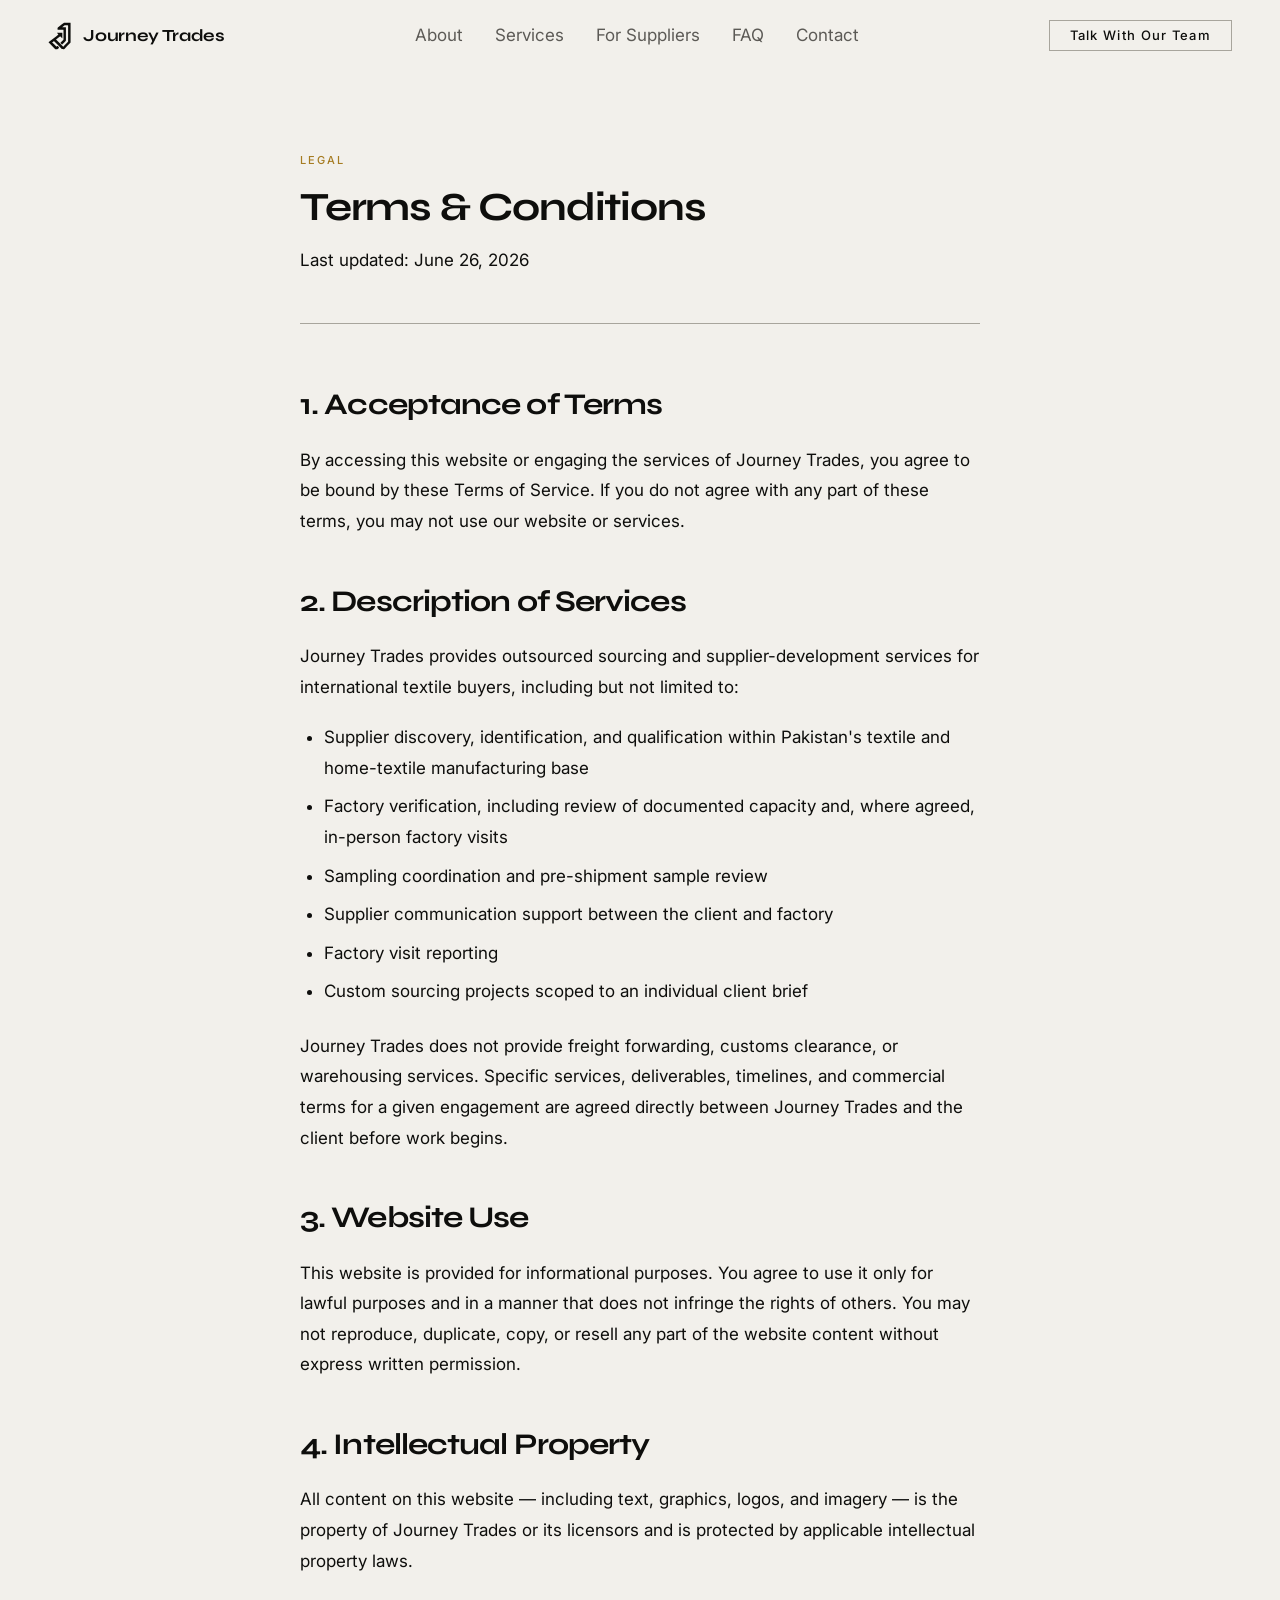
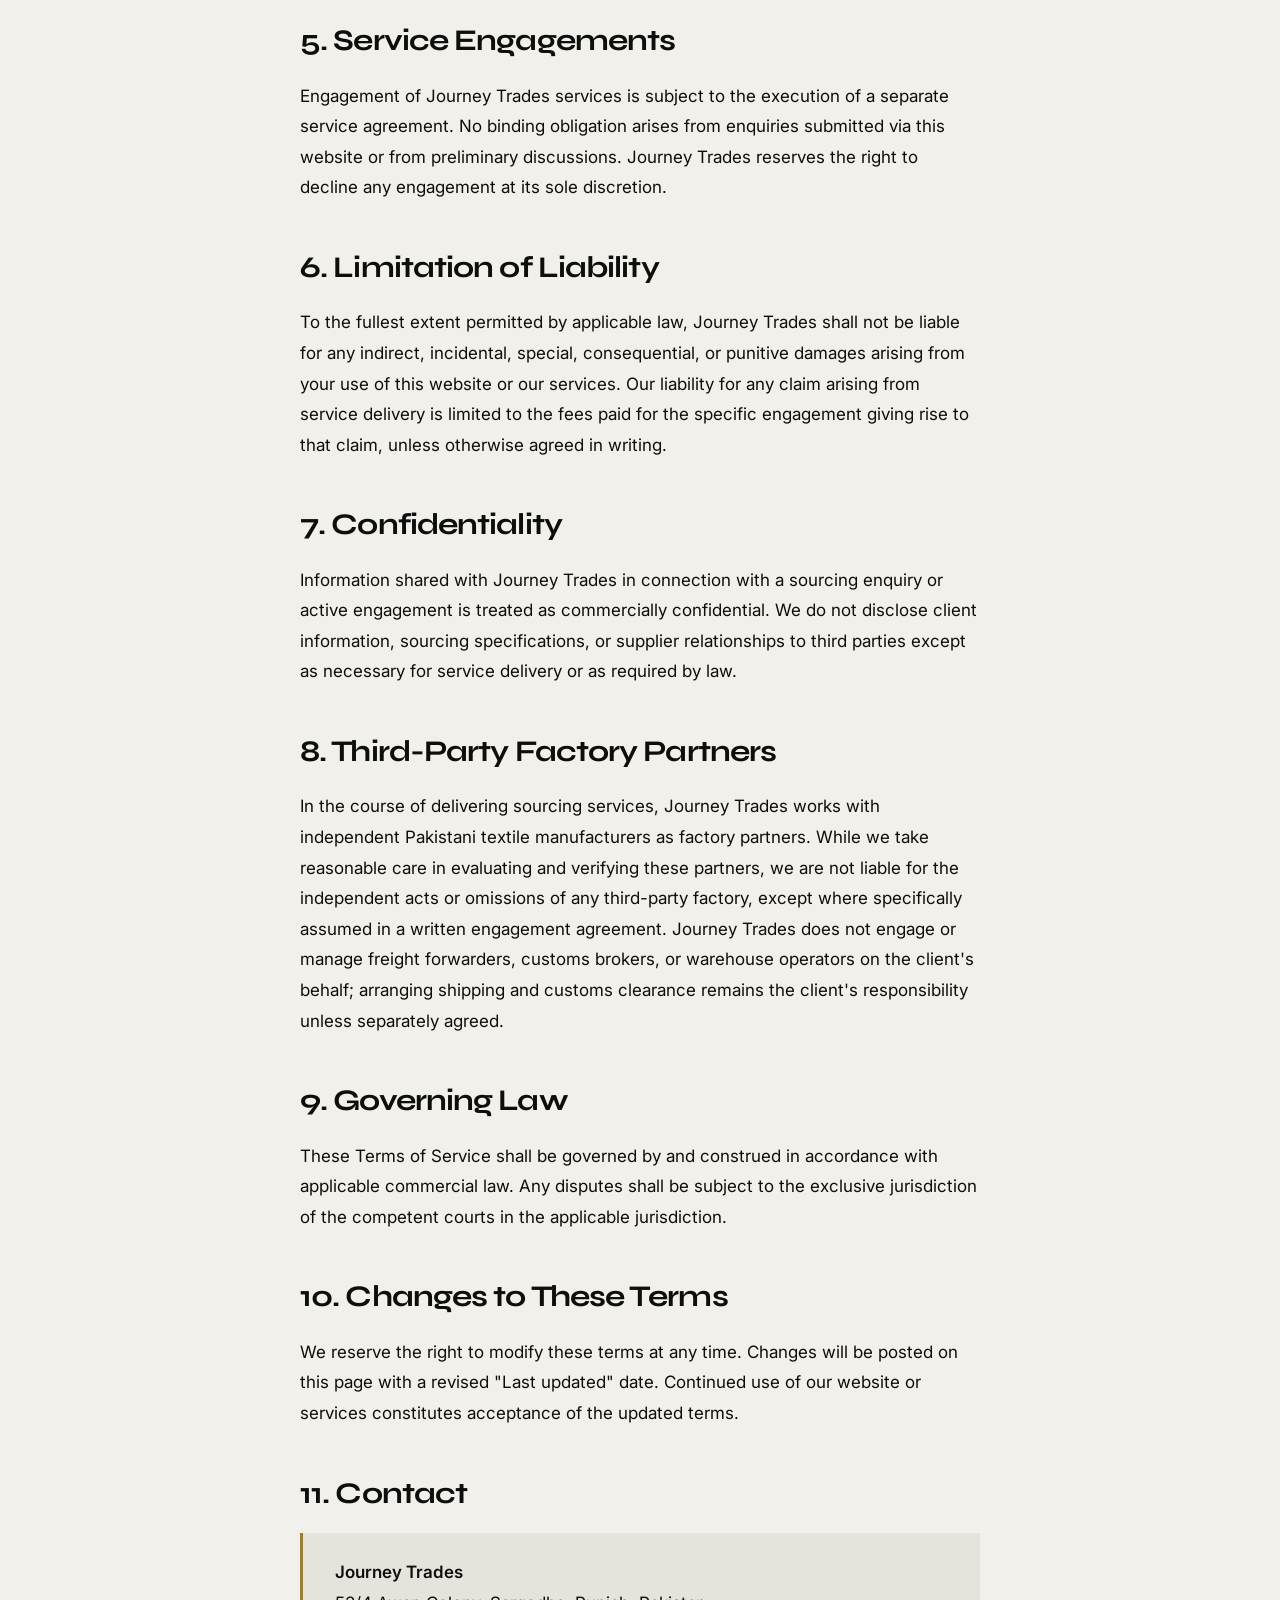
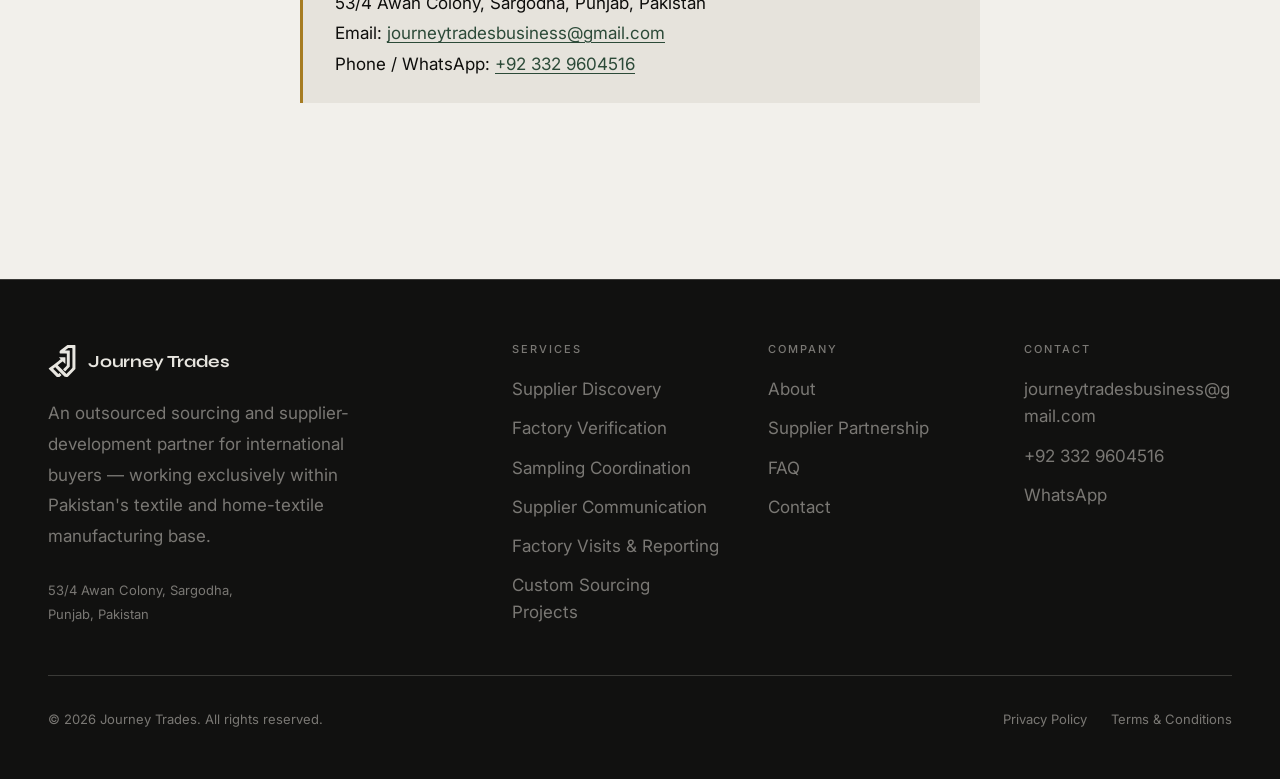
<file: terms.html>
<!DOCTYPE html>
<html lang="en" dir="ltr">
<head>
  <meta charset="UTF-8">
  <meta name="viewport" content="width=device-width, initial-scale=1.0">
  <meta http-equiv="X-UA-Compatible" content="IE=edge">
  <title>Terms &amp; Conditions — Journey Trades</title>
  <meta name="description" content="Terms and Conditions for Journey Trades. Terms governing use of our website and our sourcing and supplier-development services in Pakistan.">
  <meta name="robots" content="noindex, follow">
  <link rel="canonical" href="https://journeytrades.com/terms">
  <link rel="icon" href="/assets/favicon/favicon.svg" type="image/svg+xml">
  <link rel="icon" href="/assets/favicon/favicon.ico" sizes="any">
  <link rel="icon" href="/assets/favicon/favicon-96x96.png" type="image/png" sizes="96x96">
  <link rel="apple-touch-icon" href="/assets/favicon/apple-touch-icon.png">
  <link rel="manifest"         href="/site.webmanifest">
  <meta name="theme-color" content="#111110">
  <link rel="preconnect" href="https://fonts.googleapis.com">
  <link rel="preconnect" href="https://fonts.gstatic.com" crossorigin>
  <link rel="stylesheet" href="/css/style.css">
  <link rel="stylesheet" href="/css/legal.css">
  <link href="https://fonts.googleapis.com/css2?family=Syne:wght@600;700&family=Inter:wght@400;500;600&family=JetBrains+Mono:wght@400&display=swap" rel="stylesheet">
</head>

<body class="page--legal">

  <a href="#main-content" class="skip-link">Skip to main content</a>

    <header role="banner">
    <nav class="nav" id="site-nav" aria-label="Main navigation">
      <div class="nav__inner container">

        <a href="/" class="nav__brand" aria-label="Journey Trades — Home">
          <span class="nav__mark" aria-hidden="true">
            <svg viewBox="381.33 122.94 254.98 306.00" xmlns="http://www.w3.org/2000/svg" aria-hidden="true" focusable="false"><path fill="currentColor" d="M492.219360,255.719696 C487.970673,251.401764 483.965637,247.331940 479.997284,243.299408 C481.773834,241.290131 483.369568,241.736816 484.786346,241.733704 C500.950500,241.697998 517.115051,241.760742 533.278870,241.675629 C536.532776,241.658493 538.229919,242.593063 538.214355,246.176392 C538.138489,263.673279 538.195129,281.170685 538.187622,298.667908 C538.187256,299.475739 538.202148,300.349670 537.248962,300.984955 C535.290833,301.412384 534.532166,299.639404 533.427429,298.526733 C528.144592,293.205994 522.882629,287.864319 517.635010,282.508728 C516.017578,280.857971 514.525269,279.582428 512.106262,281.442688 C497.848846,292.407104 483.533447,303.296173 469.249542,314.226257 C469.011902,314.408142 468.924530,314.786438 468.872314,314.881500 C494.978088,340.527435 521.039734,366.130005 547.777771,392.397064 C550.860657,389.139160 555.244202,384.400482 559.742493,379.773346 C572.284668,366.872040 584.827454,353.970581 597.484985,341.183014 C600.006348,338.635864 601.158508,335.977844 601.152100,332.351929 C601.053955,276.360565 601.016846,220.368958 601.138489,164.377777 C601.148865,159.608215 599.744385,157.890137 594.889404,158.078583 C586.236511,158.414490 577.562073,158.185883 568.896851,158.221893 C567.082275,158.229431 565.195679,157.996155 563.598877,159.205017 C554.478271,166.109589 545.360718,173.018188 536.156189,179.990524 C537.889099,181.886978 539.625610,181.592804 541.217590,181.585632 C551.380310,181.539932 561.548218,181.598801 571.702759,181.267838 C575.767700,181.135345 577.372253,182.289490 577.363159,186.539581 C577.265991,232.199249 577.288330,277.859222 577.348022,323.519012 C577.351562,326.256561 576.355835,328.283813 574.530151,330.162781 C562.570923,342.470795 550.576233,354.745850 538.759583,367.189697 C536.109314,369.980621 534.418335,369.785675 531.954956,367.059418 C528.161133,362.860901 524.103699,358.885468 519.976135,355.009216 C517.406128,352.595734 517.024597,350.875061 519.827148,348.115173 C529.203430,338.881683 538.237244,329.301453 547.532532,319.984039 C549.837402,317.673645 550.729797,315.225372 550.720886,311.995819 C550.630432,279.167633 550.588562,246.338837 550.731201,213.511063 C550.749634,209.265808 549.271851,208.119171 545.238403,208.156525 C527.575867,208.320053 509.909210,208.088135 492.248108,208.314621 C487.396088,208.376831 485.508484,207.134674 485.556122,201.903229 C485.714783,184.478241 485.535400,184.493973 499.542938,173.908081 C517.348938,160.451614 535.152893,146.992111 552.895752,133.452637 C555.155579,131.728149 557.503235,130.980072 560.276611,130.983826 C581.106812,131.011978 601.937317,131.055344 622.766968,130.943924 C626.807556,130.922302 628.318054,132.323074 628.312683,136.488327 C628.223572,205.811172 628.248474,275.134186 628.276550,344.457153 C628.277588,346.911621 627.695251,348.962250 625.915466,350.777222 C604.217590,372.904419 582.559082,395.070221 560.886902,417.222687 C560.538513,417.578796 560.169983,417.923492 559.772217,418.221985 C554.971069,421.824646 533.644470,420.338440 529.401917,416.060669 C503.236969,389.678223 477.083954,363.283936 450.935394,336.885254 C445.846863,331.748047 445.846344,331.707733 440.229309,335.979370 C436.121277,339.103455 432.063232,342.293457 428.000671,345.476746 C427.767517,345.659454 427.695007,346.047119 427.432037,346.569000 C443.109436,361.708893 458.841797,376.901855 474.966919,392.474121 C476.721710,391.483978 478.832550,388.628113 481.294250,386.196716 C483.282410,384.233093 484.864899,384.271484 486.775757,386.243256 C491.181244,390.789246 495.623444,395.303986 500.180634,399.696655 C502.305176,401.744446 502.652954,403.499542 500.231781,405.450317 C499.845337,405.761688 499.527985,406.159149 499.180969,406.518982 C485.274841,420.939636 485.276093,420.915375 465.383636,419.879028 C462.577545,419.732819 460.314514,418.886597 458.288696,416.833862 C435.349701,393.589966 412.379608,370.376526 389.334137,347.238281 C386.774902,344.668762 386.963837,343.059631 389.784821,340.916809 C418.702850,318.951202 447.563599,296.910217 476.432800,274.880371 C482.764526,270.048645 489.066345,265.177734 495.222076,260.447754 C495.000000,258.157471 493.479034,257.229156 492.219360,255.719696 z"/></svg>
          </span>
          <span class="nav__wordmark">Journey Trades</span>
        </a>

        <ul class="nav__links" role="list">
          <li><a href="/about"     class="nav__link">About</a></li>
          <li><a href="/services"  class="nav__link">Services</a></li>
          <li><a href="/suppliers" class="nav__link">For Suppliers</a></li>
          <li><a href="/faq"       class="nav__link">FAQ</a></li>
          <li><a href="/contact"   class="nav__link">Contact</a></li>
        </ul>

        <div class="nav__actions">
          <a href="/contact" class="btn nav__cta">Talk With Our Team</a>
          <button class="nav__toggle" id="menu-toggle" aria-expanded="false" aria-controls="mobile-menu" aria-label="Open navigation menu">
            <span class="nav__toggle-bar" aria-hidden="true"></span>
            <span class="nav__toggle-bar" aria-hidden="true"></span>
            <span class="nav__toggle-bar" aria-hidden="true"></span>
          </button>
        </div>

      </div>

      <div class="nav__mobile" id="mobile-menu" aria-hidden="true">
        <ul class="nav__mobile-links" role="list">
          <li><a href="/about"     class="nav__mobile-link">About</a></li>
          <li><a href="/services"  class="nav__mobile-link">Services</a></li>
          <li><a href="/suppliers" class="nav__mobile-link">For Suppliers</a></li>
          <li><a href="/faq"       class="nav__mobile-link">FAQ</a></li>
          <li><a href="/contact"   class="nav__mobile-link">Contact</a></li>
        </ul>
        <a href="/contact" class="nav__mobile-cta">Talk With Our Team</a>
      </div>

    </nav>
  </header>

  <main id="main-content" class="legal-page" tabindex="-1">
    <div class="container">
      <article class="legal-content">
        <header class="legal-header">
          <span class="section-label">Legal</span>
          <h1>Terms &amp; Conditions</h1>
          <p class="legal-meta">Last updated: <time datetime="2026-06-26">June 26, 2026</time></p>
        </header>
        
        <section class="legal-section">
          <h2>1. Acceptance of Terms</h2>
          <p>By accessing this website or engaging the services of Journey Trades, you agree to be bound by these Terms of Service. If you do not agree with any part of these terms, you may not use our website or services.</p>
        </section>

        <section class="legal-section">
          <h2>2. Description of Services</h2>
          <p>Journey Trades provides outsourced sourcing and supplier-development services for international textile buyers, including but not limited to:</p>
          <ul>
            <li>Supplier discovery, identification, and qualification within Pakistan's textile and home-textile manufacturing base</li>
            <li>Factory verification, including review of documented capacity and, where agreed, in-person factory visits</li>
            <li>Sampling coordination and pre-shipment sample review</li>
            <li>Supplier communication support between the client and factory</li>
            <li>Factory visit reporting</li>
            <li>Custom sourcing projects scoped to an individual client brief</li>
          </ul>
          <p>Journey Trades does not provide freight forwarding, customs clearance, or warehousing services. Specific services, deliverables, timelines, and commercial terms for a given engagement are agreed directly between Journey Trades and the client before work begins.</p>
        </section>

        <section class="legal-section">
          <h2>3. Website Use</h2>
          <p>This website is provided for informational purposes. You agree to use it only for lawful purposes and in a manner that does not infringe the rights of others. You may not reproduce, duplicate, copy, or resell any part of the website content without express written permission.</p>
        </section>

        <section class="legal-section">
          <h2>4. Intellectual Property</h2>
          <p>All content on this website — including text, graphics, logos, and imagery — is the property of Journey Trades or its licensors and is protected by applicable intellectual property laws.</p>
        </section>

        <section class="legal-section">
          <h2>5. Service Engagements</h2>
          <p>Engagement of Journey Trades services is subject to the execution of a separate service agreement. No binding obligation arises from enquiries submitted via this website or from preliminary discussions. Journey Trades reserves the right to decline any engagement at its sole discretion.</p>
        </section>

        <section class="legal-section">
          <h2>6. Limitation of Liability</h2>
          <p>To the fullest extent permitted by applicable law, Journey Trades shall not be liable for any indirect, incidental, special, consequential, or punitive damages arising from your use of this website or our services. Our liability for any claim arising from service delivery is limited to the fees paid for the specific engagement giving rise to that claim, unless otherwise agreed in writing.</p>
        </section>

        <section class="legal-section">
          <h2>7. Confidentiality</h2>
          <p>Information shared with Journey Trades in connection with a sourcing enquiry or active engagement is treated as commercially confidential. We do not disclose client information, sourcing specifications, or supplier relationships to third parties except as necessary for service delivery or as required by law.</p>
        </section>

        <section class="legal-section">
          <h2>8. Third-Party Factory Partners</h2>
          <p>In the course of delivering sourcing services, Journey Trades works with independent Pakistani textile manufacturers as factory partners. While we take reasonable care in evaluating and verifying these partners, we are not liable for the independent acts or omissions of any third-party factory, except where specifically assumed in a written engagement agreement. Journey Trades does not engage or manage freight forwarders, customs brokers, or warehouse operators on the client's behalf; arranging shipping and customs clearance remains the client's responsibility unless separately agreed.</p>
        </section>

        <section class="legal-section">
          <h2>9. Governing Law</h2>
          <p>These Terms of Service shall be governed by and construed in accordance with applicable commercial law. Any disputes shall be subject to the exclusive jurisdiction of the competent courts in the applicable jurisdiction.</p>
        </section>

        <section class="legal-section">
          <h2>10. Changes to These Terms</h2>
          <p>We reserve the right to modify these terms at any time. Changes will be posted on this page with a revised "Last updated" date. Continued use of our website or services constitutes acceptance of the updated terms.</p>
        </section>

        <section class="legal-section">
          <h2>11. Contact</h2>
          <address>
            <strong>Journey Trades</strong><br>
            53/4 Awan Colony, Sargodha, Punjab, Pakistan<br>
            Email: <a href="mailto:journeytradesbusiness@gmail.com">journeytradesbusiness@gmail.com</a><br>
            Phone / WhatsApp: <a href="tel:+923329604516">+92 332 9604516</a>
          </address>
        </section>
      </article>
    </div>
  </main>

  <!-- ═══════════ FOOTER ═══════════ -->
  <footer class="footer" role="contentinfo">
    <div class="container">
      <div class="footer__inner">

        <div class="footer__brand">
          <a href="/" class="footer__mark" aria-label="Journey Trades — Home">
            <span class="footer__mark-icon" aria-hidden="true">
              <svg viewBox="381.33 122.94 254.98 306.00" xmlns="http://www.w3.org/2000/svg" aria-hidden="true" focusable="false"><path fill="currentColor" d="M492.219360,255.719696 C487.970673,251.401764 483.965637,247.331940 479.997284,243.299408 C481.773834,241.290131 483.369568,241.736816 484.786346,241.733704 C500.950500,241.697998 517.115051,241.760742 533.278870,241.675629 C536.532776,241.658493 538.229919,242.593063 538.214355,246.176392 C538.138489,263.673279 538.195129,281.170685 538.187622,298.667908 C538.187256,299.475739 538.202148,300.349670 537.248962,300.984955 C535.290833,301.412384 534.532166,299.639404 533.427429,298.526733 C528.144592,293.205994 522.882629,287.864319 517.635010,282.508728 C516.017578,280.857971 514.525269,279.582428 512.106262,281.442688 C497.848846,292.407104 483.533447,303.296173 469.249542,314.226257 C469.011902,314.408142 468.924530,314.786438 468.872314,314.881500 C494.978088,340.527435 521.039734,366.130005 547.777771,392.397064 C550.860657,389.139160 555.244202,384.400482 559.742493,379.773346 C572.284668,366.872040 584.827454,353.970581 597.484985,341.183014 C600.006348,338.635864 601.158508,335.977844 601.152100,332.351929 C601.053955,276.360565 601.016846,220.368958 601.138489,164.377777 C601.148865,159.608215 599.744385,157.890137 594.889404,158.078583 C586.236511,158.414490 577.562073,158.185883 568.896851,158.221893 C567.082275,158.229431 565.195679,157.996155 563.598877,159.205017 C554.478271,166.109589 545.360718,173.018188 536.156189,179.990524 C537.889099,181.886978 539.625610,181.592804 541.217590,181.585632 C551.380310,181.539932 561.548218,181.598801 571.702759,181.267838 C575.767700,181.135345 577.372253,182.289490 577.363159,186.539581 C577.265991,232.199249 577.288330,277.859222 577.348022,323.519012 C577.351562,326.256561 576.355835,328.283813 574.530151,330.162781 C562.570923,342.470795 550.576233,354.745850 538.759583,367.189697 C536.109314,369.980621 534.418335,369.785675 531.954956,367.059418 C528.161133,362.860901 524.103699,358.885468 519.976135,355.009216 C517.406128,352.595734 517.024597,350.875061 519.827148,348.115173 C529.203430,338.881683 538.237244,329.301453 547.532532,319.984039 C549.837402,317.673645 550.729797,315.225372 550.720886,311.995819 C550.630432,279.167633 550.588562,246.338837 550.731201,213.511063 C550.749634,209.265808 549.271851,208.119171 545.238403,208.156525 C527.575867,208.320053 509.909210,208.088135 492.248108,208.314621 C487.396088,208.376831 485.508484,207.134674 485.556122,201.903229 C485.714783,184.478241 485.535400,184.493973 499.542938,173.908081 C517.348938,160.451614 535.152893,146.992111 552.895752,133.452637 C555.155579,131.728149 557.503235,130.980072 560.276611,130.983826 C581.106812,131.011978 601.937317,131.055344 622.766968,130.943924 C626.807556,130.922302 628.318054,132.323074 628.312683,136.488327 C628.223572,205.811172 628.248474,275.134186 628.276550,344.457153 C628.277588,346.911621 627.695251,348.962250 625.915466,350.777222 C604.217590,372.904419 582.559082,395.070221 560.886902,417.222687 C560.538513,417.578796 560.169983,417.923492 559.772217,418.221985 C554.971069,421.824646 533.644470,420.338440 529.401917,416.060669 C503.236969,389.678223 477.083954,363.283936 450.935394,336.885254 C445.846863,331.748047 445.846344,331.707733 440.229309,335.979370 C436.121277,339.103455 432.063232,342.293457 428.000671,345.476746 C427.767517,345.659454 427.695007,346.047119 427.432037,346.569000 C443.109436,361.708893 458.841797,376.901855 474.966919,392.474121 C476.721710,391.483978 478.832550,388.628113 481.294250,386.196716 C483.282410,384.233093 484.864899,384.271484 486.775757,386.243256 C491.181244,390.789246 495.623444,395.303986 500.180634,399.696655 C502.305176,401.744446 502.652954,403.499542 500.231781,405.450317 C499.845337,405.761688 499.527985,406.159149 499.180969,406.518982 C485.274841,420.939636 485.276093,420.915375 465.383636,419.879028 C462.577545,419.732819 460.314514,418.886597 458.288696,416.833862 C435.349701,393.589966 412.379608,370.376526 389.334137,347.238281 C386.774902,344.668762 386.963837,343.059631 389.784821,340.916809 C418.702850,318.951202 447.563599,296.910217 476.432800,274.880371 C482.764526,270.048645 489.066345,265.177734 495.222076,260.447754 C495.000000,258.157471 493.479034,257.229156 492.219360,255.719696 z"/></svg>
            </span>
            <span class="footer__wordmark">Journey Trades</span>
          </a>
          <p class="footer__tagline">
            An outsourced sourcing and supplier-development partner for international buyers — working exclusively within Pakistan's textile and home-textile manufacturing base.
          </p>
          <p class="footer__tagline" style="margin-top: var(--space-8); font-size: var(--text-caption);">
            53/4 Awan Colony, Sargodha, Punjab, Pakistan
          </p>
        </div>

        <nav class="footer__col" aria-label="Services">
          <h3 class="footer__col-title">Services</h3>
          <ul class="footer__links" role="list">
            <li><a href="/services" class="footer__link">Supplier Discovery</a></li>
            <li><a href="/services" class="footer__link">Factory Verification</a></li>
            <li><a href="/services" class="footer__link">Sampling Coordination</a></li>
            <li><a href="/services" class="footer__link">Supplier Communication</a></li>
            <li><a href="/services" class="footer__link">Factory Visits &amp; Reporting</a></li>
            <li><a href="/services" class="footer__link">Custom Sourcing Projects</a></li>
          </ul>
        </nav>

        <nav class="footer__col" aria-label="Company">
          <h3 class="footer__col-title">Company</h3>
          <ul class="footer__links" role="list">
            <li><a href="/about"     class="footer__link">About</a></li>
            <li><a href="/suppliers" class="footer__link">Supplier Partnership</a></li>
            <li><a href="/faq"       class="footer__link">FAQ</a></li>
            <li><a href="/contact"   class="footer__link">Contact</a></li>
          </ul>
        </nav>

        <div class="footer__col">
          <h3 class="footer__col-title">Contact</h3>
          <ul class="footer__links" role="list">
            <li><a href="mailto:journeytradesbusiness@gmail.com" class="footer__link">journeytradesbusiness@gmail.com</a></li>
            <li><a href="tel:+923329604516" class="footer__link">+92 332 9604516</a></li>
            <li><a href="https://wa.me/923329604516" class="footer__link" target="_blank" rel="noopener">WhatsApp</a></li>
          </ul>
        </div>

      </div>

      <hr class="footer__divider" aria-hidden="true">

      <div class="footer__bottom">
        <p class="footer__copy">
          &copy; <span id="footer-year">2026</span> Journey Trades. All rights reserved.
        </p>
        <nav class="footer__legal-links" aria-label="Legal">
          <a href="/privacy" class="footer__legal-link">Privacy Policy</a>
          <a href="/terms"   class="footer__legal-link">Terms &amp; Conditions</a>
        </nav>
      </div>

    </div>
  </footer>

  <script src="/js/script.js" defer></script>
</body>
</html>
</file>
<file: css/style.css>
/* ═══════════════════════════════════════════════════════════════
   JOURNEY TRADES — style.css  v2
   Architecture: Layered Custom Properties + Disciplined BEM
   Mobile-first. Token-driven. Zero layout hacks.

   LAYER 0:  Design Tokens (evolved palette + new tokens)
   LAYER 1:  Reset + Base
   LAYER 2:  Global Safety Rules
   LAYER 3:  Typography Base
   LAYER 4:  Layout Primitives
   LAYER 5:  Navigation
   LAYER 6:  Footer
   LAYER 7:  Hero
   LAYER 8:  Credibility Bar
   LAYER 9:  Services
   LAYER 10: Process
   LAYER 11: Why Journey / Engagement Model
   LAYER 12: Trade Evidence
   LAYER 13: CTA Block
   LAYER 14: Animations + Tension System
   LAYER 15: Reduced Motion
═══════════════════════════════════════════════════════════════ */


/* ═══════════════════════════════════════════════════════════════
   LAYER 0 — DESIGN TOKENS
═══════════════════════════════════════════════════════════════ */

:root {

  /* ── EVOLVED PALETTE ── */
  --color-bg-primary:         #F2F0EB;
  --color-bg-alt:             #E6E3DC;
  --color-surface-dark:       #111110;
  --color-surface-mid:        #1E1E1C;
  --color-text-primary:       #0E0E0C;
  --color-text-secondary:     #5C5A56;
  --color-text-on-dark:       #E8E6E0;
  --color-text-on-dark-strong:#F0EDE6;
  --color-text-muted-on-dark: #7A7874;
  --color-accent-brass:       #A67C22;
  --color-accent-brass-light: #C9A24E;
  --color-accent-green:       #2C4A38;
  --color-border:             #C8C5BC;
  --color-border-strong:      #A8A59C;
  --color-border-dark:        #2A2A28;
  --color-border-dark-strong: #3A3A37;

  /* ── SPACING — 8px base unit ── */
  --space-4:    0.25rem;
  --space-8:    0.50rem;
  --space-12:   0.75rem;
  --space-16:   1.00rem;
  --space-20:   1.25rem;
  --space-24:   1.50rem;
  --space-32:   2.00rem;
  --space-40:   2.50rem;
  --space-48:   3.00rem;
  --space-64:   4.00rem;
  --space-80:   5.00rem;
  --space-96:   6.00rem;
  --space-128:  8.00rem;

  /* ── SECTION PADDING — mobile first, pacing is intentional ── */
  --section-py:       var(--space-64);
  --section-py-tight: var(--space-48);
  --section-py-wide:  var(--space-96);

  /* ── NAVIGATION ── */
  --nav-height: 4.50rem;

  /* ── CONTAINERS ── */
  --container-max:     80rem;
  --container-text:    45rem;
  --container-legal:   42.50rem;
  --container-padding: var(--space-20);

  /* ── TYPOGRAPHY — FAMILIES ── */
  --font-display: 'Syne', system-ui, sans-serif;
  --font-body:    'Inter', system-ui, sans-serif;
  --font-mono:    'JetBrains Mono', 'Fira Mono', 'Courier New', monospace;

  /* ── TYPOGRAPHY — EVOLVED FLUID SCALE ── */
  --text-label:    clamp(0.625rem,  1.40vw, 0.6875rem);
  --text-caption:  clamp(0.750rem,  1.60vw, 0.8125rem);
  --text-body:     clamp(0.9375rem, 1.80vw, 1.0625rem);
  --text-body-lg:  clamp(1.0625rem, 2.10vw, 1.1875rem);
  --text-sub:      clamp(1.1250rem, 2.50vw, 1.4375rem);
  --text-h3:       clamp(1.3125rem, 3.00vw, 1.8750rem);
  --text-h2:       clamp(1.6250rem, 4.20vw, 2.5000rem);
  --text-h1:       clamp(2.2500rem, 5.80vw, 3.7500rem);
  --text-display:  clamp(2.9375rem, 7.50vw, 6.0000rem);
  --text-stat:     clamp(2.5000rem, 5.50vw, 4.2500rem);

  /* ── LINE HEIGHTS ── */
  --lh-tight:   1.08;
  --lh-snug:    1.28;
  --lh-normal:  1.60;
  --lh-relaxed: 1.80;

  /* ── TRACKING ── */
  --tracking-tightest: -0.03em;
  --tracking-tight:    -0.02em;
  --tracking-normal:    0.00em;
  --tracking-wide:      0.06em;
  --tracking-wider:     0.10em;
  --tracking-widest:    0.18em;

  /* ── BORDERS ── */
  --border-default: 1px solid var(--color-border);
  --border-strong:  1px solid var(--color-border-strong);
  --border-dark:    1px solid var(--color-border-dark);
  --border-dark-strong: 1px solid var(--color-border-dark-strong);

  /* ── TRANSITIONS ── */
  --ease-default:  cubic-bezier(0.4, 0.0, 0.2, 1);
  --ease-out:      cubic-bezier(0.0, 0.0, 0.2, 1);
  --ease-in-out:   cubic-bezier(0.4, 0.0, 0.6, 1);
  --duration-fast: 180ms;
  --duration-base: 360ms;
  --duration-slow: 560ms;
  --duration-xslow:800ms;

  /* ── Z-INDEX — declared once, never guessed ── */
  --z-base:    0;
  --z-raised:  10;
  --z-overlay: 100;
  --z-nav:     200;
  --z-skip:    400;
}

@media (min-width: 768px) {
  :root {
    --section-py:        var(--space-80);
    --section-py-tight:  var(--space-64);
    --section-py-wide:   var(--space-128);
    --container-padding: var(--space-32);
  }
}

@media (min-width: 1200px) {
  :root {
    --section-py:        var(--space-96);
    --section-py-tight:  var(--space-80);
    --container-padding: var(--space-48);
  }
}


/* ═══════════════════════════════════════════════════════════════
   LAYER 1 — RESET
═══════════════════════════════════════════════════════════════ */

*, *::before, *::after { box-sizing: border-box; }

* { margin: 0; padding: 0; min-width: 0; }

html {
  font-size: 100%;
  scroll-behavior: smooth;
  -webkit-text-size-adjust: 100%;
  text-size-adjust: 100%;
}

body {
  font-family:             var(--font-body);
  font-size:               var(--text-body);
  font-weight:             400;
  line-height:             var(--lh-normal);
  color:                   var(--color-text-primary);
  background-color:        var(--color-bg-primary);
  -webkit-font-smoothing:  antialiased;
  -moz-osx-font-smoothing: grayscale;
  text-rendering:          optimizeLegibility;
}

ul, ol { list-style: none; }
a { color: inherit; text-decoration: none; }
button {
  cursor: pointer; border: none; background: none;
  font-family: inherit; font-size: inherit; color: inherit;
}
input, textarea, select { font-family: inherit; font-size: inherit; }
table { border-collapse: collapse; border-spacing: 0; }
hr { border: none; border-top: var(--border-default); }
address { font-style: normal; }


/* ═══════════════════════════════════════════════════════════════
   LAYER 2 — GLOBAL SAFETY RULES
═══════════════════════════════════════════════════════════════ */

html, body { overflow-x: hidden; }

img, svg, video, canvas, iframe, embed, object {
  display: block;
  max-width: 100%;
}

img { height: auto; }

p, h1, h2, h3, h4, h5, h6, span, li, td, th {
  overflow-wrap: break-word;
  word-break: break-word;
}


/* ═══════════════════════════════════════════════════════════════
   LAYER 3 — TYPOGRAPHY BASE
═══════════════════════════════════════════════════════════════ */

h1, h2, h3, h4, h5, h6 {
  font-family:    var(--font-display);
  font-weight:    700;
  line-height:    var(--lh-tight);
  color:          var(--color-text-primary);
  text-wrap:      balance;
  letter-spacing: var(--tracking-tightest);
}

h1 { font-size: var(--text-h1); }
h2 { font-size: var(--text-h2); }
h3 { font-size: var(--text-h3); }

p {
  line-height: var(--lh-relaxed);
  max-width:   68ch;
}

strong { font-weight: 600; }
em     { font-style: italic; }

/* ── Section Label ── */
.section-label {
  display:        block;
  font-family:    var(--font-body);
  font-size:      var(--text-label);
  font-weight:    500;
  letter-spacing: var(--tracking-widest);
  text-transform: uppercase;
  color:          var(--color-accent-brass);
  margin-bottom:  var(--space-16);
  line-height:    var(--lh-normal);
}

.section-label--light { color: var(--color-text-muted-on-dark); }
.section-label--muted { color: var(--color-text-secondary); }

.caption {
  font-size:   var(--text-caption);
  color:       var(--color-text-secondary);
  line-height: var(--lh-normal);
}

.text-secondary     { color: var(--color-text-secondary); }
.text-on-dark       { color: var(--color-text-on-dark); }
.text-on-dark-strong{ color: var(--color-text-on-dark-strong); }

.divider       { border: none; border-top: var(--border-default); width: 100%; }
.divider--dark { border-top: var(--border-dark); }
.divider--dark-strong { border-top: var(--border-dark-strong); }


/* ═══════════════════════════════════════════════════════════════
   ACCESSIBILITY — SKIP LINK + FOCUS
═══════════════════════════════════════════════════════════════ */

.skip-link {
  position: absolute; top: -200%; left: var(--space-16);
  z-index: var(--z-skip);
  padding: var(--space-8) var(--space-16);
  background: var(--color-surface-dark);
  color: var(--color-text-on-dark);
  font-size: var(--text-body); font-weight: 500;
  text-decoration: none;
  border: 2px solid var(--color-accent-brass);
  transition: top var(--duration-fast) var(--ease-out);
}
.skip-link:focus { top: var(--space-8); }

*:focus { outline: none; }
*:focus-visible {
  outline: 2px solid var(--color-accent-brass);
  outline-offset: 3px;
}


/* ═══════════════════════════════════════════════════════════════
   BUTTONS
═══════════════════════════════════════════════════════════════ */

.btn {
  display: inline-flex; align-items: center; justify-content: center;
  gap: var(--space-8);
  padding: var(--space-12) var(--space-28, var(--space-24));
  font-family: var(--font-body);
  font-size: var(--text-body);
  font-weight: 500;
  letter-spacing: var(--tracking-wider);
  line-height: 1;
  cursor: pointer;
  text-decoration: none;
  border: 1.5px solid transparent;
  white-space: nowrap;
  transition:
    background-color var(--duration-fast) var(--ease-default),
    border-color     var(--duration-fast) var(--ease-default),
    color            var(--duration-fast) var(--ease-default);
}

.btn--primary {
  background-color: var(--color-text-primary);
  border-color:     var(--color-text-primary);
  color:            var(--color-bg-primary);
}
.btn--primary:hover {
  background-color: var(--color-surface-dark);
  border-color:     var(--color-surface-dark);
}

.btn--outline {
  background-color: transparent;
  border-color:     var(--color-border-strong);
  color:            var(--color-text-primary);
}
.btn--outline:hover {
  background-color: var(--color-text-primary);
  border-color:     var(--color-text-primary);
  color:            var(--color-bg-primary);
}

.btn--ghost {
  background-color: transparent;
  border-color:     transparent;
  color:            var(--color-text-primary);
  padding-inline:   0;
}
.btn--ghost:hover { color: var(--color-accent-brass); }

.btn--primary-dark {
  background-color: var(--color-text-on-dark-strong);
  border-color:     var(--color-text-on-dark-strong);
  color:            var(--color-surface-dark);
}
.btn--primary-dark:hover {
  background-color: var(--color-accent-brass-light);
  border-color:     var(--color-accent-brass-light);
  color:            var(--color-surface-dark);
}

.btn--outline-dark {
  background-color: transparent;
  border-color:     var(--color-border-dark-strong);
  color:            var(--color-text-on-dark);
}
.btn--outline-dark:hover {
  border-color:     var(--color-text-on-dark);
  color:            var(--color-text-on-dark-strong);
}

.btn--brass {
  background-color: var(--color-accent-brass);
  border-color:     var(--color-accent-brass);
  color:            var(--color-text-on-dark-strong);
}
.btn--brass:hover {
  background-color: var(--color-accent-brass-light);
  border-color:     var(--color-accent-brass-light);
}

.btn--full { width: 100%; justify-content: center; }


/* ═══════════════════════════════════════════════════════════════
   LAYER 4 — LAYOUT PRIMITIVES
═══════════════════════════════════════════════════════════════ */

.container {
  width: 100%;
  max-width: var(--container-max);
  margin-inline: auto;
  padding-inline: var(--container-padding);
}

.container--text { max-width: var(--container-text); }

/* ── Section wrapper — isolated, self-contained ── */
.section {
  position: relative;
  overflow: hidden;
  padding-block: var(--section-py);
}

.section--tight { padding-block: var(--section-py-tight); }
.section--wide  { padding-block: var(--section-py-wide); }

/* ── Dark interruption band — visual rhythm reset ── */
.band {
  background-color: var(--color-surface-dark);
  height: 2px;
  width: 100%;
}

/* ── Grid system ── */
.grid { display: grid; gap: var(--space-24); }

.grid--2 { grid-template-columns: 1fr; }
@media (min-width: 768px)  { .grid--2 { grid-template-columns: repeat(2, 1fr); } }

.grid--3 { grid-template-columns: 1fr; }
@media (min-width: 768px)  { .grid--3 { grid-template-columns: repeat(2, 1fr); } }
@media (min-width: 1200px) { .grid--3 { grid-template-columns: repeat(3, 1fr); } }

.grid--4 { grid-template-columns: repeat(2, 1fr); }
@media (min-width: 1200px) { .grid--4 { grid-template-columns: repeat(4, 1fr); } }

@media (min-width: 1200px) { .grid { gap: var(--space-32); } }

/* ── Heading block ── */
.heading-block { margin-bottom: var(--space-48); }

.heading-block__title { margin-bottom: var(--space-24); }

.heading-block__sub {
  font-size:   var(--text-body-lg);
  color:       var(--color-text-secondary);
  line-height: var(--lh-relaxed);
  max-width:   52ch;
}
.heading-block__sub--light { color: var(--color-text-muted-on-dark); }

/* ── Entry rule — brass line that draws on scroll ── */
.entry-rule {
  display: block;
  width: 0;
  height: 1px;
  background-color: var(--color-accent-brass);
  margin-bottom: var(--space-32);
  transition: width var(--duration-xslow) var(--ease-out);
}
.entry-rule.is-visible { width: 4rem; }

/* ── Image wrapper ── */
.img-wrap { overflow: hidden; position: relative; }
.img-wrap--16-9 { aspect-ratio: 16 / 9; }
.img-wrap--4-3  { aspect-ratio: 4 / 3; }
.img-wrap--3-2  { aspect-ratio: 3 / 2; }
.img-wrap--1-1  { aspect-ratio: 1 / 1; }
.img-wrap img {
  width: 100%; height: 100%;
  object-fit: cover; object-position: center;
}


/* ═══════════════════════════════════════════════════════════════
   LAYER 5 — NAVIGATION
═══════════════════════════════════════════════════════════════ */

.nav {
  position: fixed; top: 0; left: 0; right: 0;
  z-index: var(--z-nav);
  height: var(--nav-height);
  background: transparent;
  border-bottom: 1px solid transparent;
  transition:
    background-color var(--duration-base) var(--ease-default),
    border-color     var(--duration-base) var(--ease-default),
    backdrop-filter  var(--duration-base) var(--ease-default);
}

.nav.is-scrolled {
  background:              rgba(18, 17, 16, 0.94);
  backdrop-filter:         blur(16px);
  -webkit-backdrop-filter: blur(16px);
  border-bottom-color:     var(--color-border-dark-strong);
}

/* When scrolled: invert logo + wordmark to light */
.nav.is-scrolled .nav__mark  { color: var(--color-text-on-dark); }
.nav.is-scrolled .nav__wordmark { color: var(--color-text-on-dark); }
.nav.is-scrolled .nav__link  { color: var(--color-text-muted-on-dark); }
.nav.is-scrolled .nav__link:hover { color: var(--color-text-on-dark); }
.nav.is-scrolled .nav__toggle-bar { background-color: var(--color-text-on-dark); }

/* When over hero (transparent): force light text */
.nav--over-dark .nav__mark      { color: var(--color-text-on-dark); }
.nav--over-dark .nav__wordmark  { color: var(--color-text-on-dark); }
.nav--over-dark .nav__link      { color: rgba(232,230,224,0.65); }
.nav--over-dark .nav__link:hover{ color: var(--color-text-on-dark); }
.nav--over-dark .nav__toggle-bar{ background-color: var(--color-text-on-dark); }
.nav--over-dark .nav__cta {
  border-color: rgba(232,230,224,0.35);
  color: var(--color-text-on-dark);
}
.nav--over-dark .nav__cta:hover {
  background-color: var(--color-text-on-dark-strong);
  color: var(--color-surface-dark);
  border-color: var(--color-text-on-dark-strong);
}

.nav__inner {
  height: 100%;
  display: flex; align-items: center; justify-content: space-between;
  gap: var(--space-24);
}

.nav__brand {
  display: flex; align-items: center;
  gap: var(--space-12); flex-shrink: 0;
}

.nav__mark {
  display: flex; align-items: center;
  width: auto; height: 28px; flex-shrink: 0;
  color: var(--color-text-primary);
  transition: color var(--duration-fast) var(--ease-default);
}
.nav__mark svg { width: auto; height: 100%; display: block; overflow: visible; }

.nav__wordmark {
  font-family: var(--font-display);
  font-size: 1.0625rem; font-weight: 700;
  letter-spacing: var(--tracking-tight);
  color: var(--color-text-primary); line-height: 1;
  white-space: nowrap;
  transition: color var(--duration-fast) var(--ease-default);
}

.nav__links { display: none; align-items: center; gap: var(--space-32); }
@media (min-width: 1024px) { .nav__links { display: flex; } }

.nav__link {
  font-size: var(--text-body); font-weight: 400;
  color: var(--color-text-secondary);
  letter-spacing: var(--tracking-normal);
  transition: color var(--duration-fast) var(--ease-default);
  white-space: nowrap;
}
.nav__link:hover { color: var(--color-text-primary); }

.nav__actions { display: flex; align-items: center; gap: var(--space-16); flex-shrink: 0; }

.nav__cta {
  display: none;
  padding: var(--space-8) var(--space-20);
  font-size: var(--text-caption);
  border: 1.5px solid var(--color-border-strong);
  color: var(--color-text-primary);
  transition:
    background-color var(--duration-fast) var(--ease-default),
    border-color     var(--duration-fast) var(--ease-default),
    color            var(--duration-fast) var(--ease-default);
}
.nav__cta:hover {
  background-color: var(--color-text-primary);
  color: var(--color-bg-primary);
  border-color: var(--color-text-primary);
}
@media (min-width: 1024px) { .nav__cta { display: inline-flex; } }

.nav__toggle {
  display: flex; flex-direction: column; justify-content: center;
  align-items: center; gap: 5px;
  width: 44px; height: 44px; cursor: pointer; flex-shrink: 0;
}
@media (min-width: 1024px) { .nav__toggle { display: none; } }

.nav__toggle-bar {
  display: block; width: 22px; height: 1.5px;
  background-color: var(--color-text-primary);
  transition:
    transform var(--duration-base) var(--ease-default),
    opacity   var(--duration-base) var(--ease-default);
  transform-origin: center;
}

.nav__toggle[aria-expanded="true"] .nav__toggle-bar:nth-child(1) { transform: translateY(6.5px) rotate(45deg); }
.nav__toggle[aria-expanded="true"] .nav__toggle-bar:nth-child(2) { opacity: 0; transform: scaleX(0); }
.nav__toggle[aria-expanded="true"] .nav__toggle-bar:nth-child(3) { transform: translateY(-6.5px) rotate(-45deg); }

.nav__mobile {
  position: fixed; top: var(--nav-height); left: 0; right: 0; bottom: 0;
  z-index: calc(var(--z-nav) - 1);
  background-color: var(--color-surface-dark);
  padding: var(--space-48) var(--space-24) var(--space-64);
  display: flex; flex-direction: column; gap: var(--space-48);
  overflow-y: auto;
  opacity: 0; pointer-events: none; transform: translateY(-8px);
  transition:
    opacity   var(--duration-base) var(--ease-default),
    transform var(--duration-base) var(--ease-default);
}
.nav__mobile[aria-hidden="false"] { opacity: 1; pointer-events: auto; transform: translateY(0); }

.nav__mobile-links { display: flex; flex-direction: column; gap: var(--space-4); }

.nav__mobile-link {
  display: block;
  font-family: var(--font-display);
  font-size: var(--text-h3); font-weight: 700;
  color: var(--color-text-on-dark);
  padding-block: var(--space-16);
  border-bottom: var(--border-dark-strong);
  letter-spacing: var(--tracking-tightest);
  transition: color var(--duration-fast) var(--ease-default);
}
.nav__mobile-link:hover { color: var(--color-accent-brass-light); }

.nav__mobile-cta {
  width: 100%; padding: var(--space-16) var(--space-24);
  font-size: var(--text-body-lg);
  display: flex; justify-content: center;
  background-color: var(--color-accent-brass);
  color: var(--color-surface-dark);
  border: none; font-weight: 600;
}
.nav__mobile-cta:hover { background-color: var(--color-accent-brass-light); }

body.menu-open { overflow: hidden; }

main { padding-top: var(--nav-height); }


/* ═══════════════════════════════════════════════════════════════
   LAYER 6 — FOOTER
═══════════════════════════════════════════════════════════════ */

.footer {
  background-color: var(--color-surface-dark);
  color: var(--color-text-on-dark);
  padding-block: var(--space-64) var(--space-48);
  position: relative; overflow: hidden;
  border-top: 1px solid var(--color-border-dark-strong);
}

.footer__inner {
  display: grid; gap: var(--space-48);
  grid-template-columns: 1fr;
}
@media (min-width: 768px) {
  .footer__inner { grid-template-columns: 1fr 1fr; gap: var(--space-64); }
}
@media (min-width: 1024px) {
  .footer__inner { grid-template-columns: 2fr 1fr 1fr 1fr; gap: var(--space-48); }
}

.footer__brand { display: flex; flex-direction: column; gap: var(--space-20); }

.footer__mark { display: flex; align-items: center; gap: var(--space-12); }

.footer__mark-icon {
  width: auto; height: 34px; flex-shrink: 0;
  color: var(--color-text-on-dark);
}
.footer__mark-icon svg { width: auto; height: 100%; display: block; overflow: visible; }

.footer__wordmark {
  font-family: var(--font-display);
  font-size: 1.0625rem; font-weight: 700;
  letter-spacing: var(--tracking-tight);
  color: var(--color-text-on-dark); line-height: 1;
}

.footer__tagline {
  font-size: var(--text-body);
  color: var(--color-text-muted-on-dark);
  line-height: var(--lh-relaxed); max-width: 28ch;
}

.footer__col-title {
  font-family: var(--font-body); font-size: var(--text-label);
  font-weight: 500; letter-spacing: var(--tracking-widest);
  text-transform: uppercase; color: var(--color-text-muted-on-dark);
  margin-bottom: var(--space-20);
}

.footer__links { display: flex; flex-direction: column; gap: var(--space-12); }

.footer__link {
  font-size: var(--text-body);
  color: var(--color-text-muted-on-dark); line-height: var(--lh-normal);
  transition: color var(--duration-fast) var(--ease-default);
}
.footer__link:hover { color: var(--color-text-on-dark); }

.footer__divider {
  border: none; border-top: var(--border-dark-strong);
  margin-block: var(--space-48) var(--space-32);
}

.footer__bottom {
  display: flex; flex-direction: column; gap: var(--space-12); align-items: flex-start;
}
@media (min-width: 768px) {
  .footer__bottom { flex-direction: row; justify-content: space-between; align-items: center; }
}

.footer__copy { font-size: var(--text-caption); color: var(--color-text-muted-on-dark); max-width: none; }

.footer__legal-links { display: flex; gap: var(--space-24); flex-wrap: wrap; }

.footer__legal-link {
  font-size: var(--text-caption); color: var(--color-text-muted-on-dark);
  transition: color var(--duration-fast) var(--ease-default);
}
.footer__legal-link:hover { color: var(--color-text-on-dark); }


/* ═══════════════════════════════════════════════════════════════
   LAYER 7 — HERO
═══════════════════════════════════════════════════════════════ */

.hero {
  margin-top: calc(-1 * var(--nav-height));
  padding-block: 0;
  min-height: 100svh;
  min-height: 100vh;
  display: flex; flex-direction: column; justify-content: flex-end;
  position: relative; overflow: hidden;
  background-color: var(--color-surface-dark);
}

.hero__media {
  position: absolute; inset: 0;
  z-index: var(--z-base);
}
.hero__media picture,
.hero__media img {
  width: 100%; height: 100%;
  object-fit: cover; object-position: center 35%;
  display: block;
}

/* Layered overlay — heavier at bottom for text legibility, tinted warm */
.hero__overlay {
  position: absolute; inset: 0;
  z-index: var(--z-raised);
  background:
    linear-gradient(
      to top,
      rgba(10, 10, 9, 0.92) 0%,
      rgba(10, 10, 9, 0.55) 40%,
      rgba(10, 10, 9, 0.18) 100%
    );
}

/* Side vignette — cinematic depth */
.hero__overlay::after {
  content: '';
  position: absolute; inset: 0;
  background: linear-gradient(
    to right,
    rgba(10, 10, 9, 0.40) 0%,
    transparent 60%
  );
}

.hero__content {
  position: relative;
  z-index: calc(var(--z-raised) + 1);
  width: 100%;
  padding-top: calc(var(--nav-height) + var(--space-64));
  padding-bottom: var(--space-80);
}

.hero__inner { max-width: 54rem; }

.hero__eyebrow {
  display: flex; align-items: center; gap: var(--space-16);
  margin-bottom: var(--space-32);
}

.hero__eyebrow-line {
  display: block; width: 2rem; height: 1px;
  background-color: var(--color-accent-brass);
  flex-shrink: 0;
}

.hero__label {
  display: block;
  font-family: var(--font-body);
  font-size: var(--text-label); font-weight: 500;
  letter-spacing: var(--tracking-widest); text-transform: uppercase;
  color: var(--color-accent-brass-light); line-height: var(--lh-normal);
}

.hero__title {
  font-family: var(--font-display);
  font-size: var(--text-display);
  font-weight: 700; line-height: var(--lh-tight);
  letter-spacing: var(--tracking-tightest);
  color: var(--color-text-on-dark-strong);
  margin-bottom: var(--space-32);
  text-wrap: balance;
}

.hero__title em {
  font-style: normal;
  color: var(--color-accent-brass-light);
}

.hero__sub {
  font-size: var(--text-body-lg);
  color: rgba(240, 237, 230, 0.68);
  line-height: var(--lh-relaxed);
  max-width: 46ch;
  margin-bottom: var(--space-40);
}

.hero__actions {
  display: flex; flex-wrap: wrap; gap: var(--space-16); align-items: center;
}

/* Hero meta strip — tension/specificity at bottom */
.hero__meta {
  margin-top: var(--space-64);
  padding-top: var(--space-32);
  border-top: 1px solid rgba(240,237,230,0.12);
  display: flex; flex-wrap: wrap; gap: var(--space-32);
}

.hero__meta-item {
  display: flex; flex-direction: column; gap: var(--space-4);
}

.hero__meta-value {
  font-family: var(--font-display);
  font-size: var(--text-h3); font-weight: 700;
  color: var(--color-text-on-dark-strong);
  letter-spacing: var(--tracking-tightest); line-height: 1;
}

.hero__meta-label {
  font-size: var(--text-label);
  color: rgba(240,237,230,0.42);
  letter-spacing: var(--tracking-widest); text-transform: uppercase;
}

@media (min-width: 768px) {
  .hero__content { padding-bottom: var(--space-96); }
  .hero__sub { max-width: 52ch; }
  .hero__title { margin-bottom: var(--space-40); }
}
@media (min-width: 1200px) {
  .hero__content { padding-bottom: var(--space-128); }
}


/* ═══════════════════════════════════════════════════════════════
   LAYER 8 — CREDIBILITY BAR
═══════════════════════════════════════════════════════════════ */

.credibility-bar {
  background-color: var(--color-surface-mid);
  padding-block: var(--space-48) var(--space-56, var(--space-48));
  border-bottom: 1px solid var(--color-border-dark-strong);
  overflow: hidden;
}

.credibility-bar__grid {
  display: grid;
  grid-template-columns: repeat(2, 1fr);
  gap: var(--space-40) var(--space-24);
}
@media (min-width: 768px) {
  .credibility-bar__grid {
    grid-template-columns: repeat(4, 1fr);
    gap: var(--space-24);
  }
}

.stat-card {
  display: flex; flex-direction: column; gap: var(--space-8);
  padding-inline: var(--space-4);
}

.stat-card + .stat-card {
  border-left: 1px solid var(--color-border-dark-strong);
  padding-left: var(--space-32);
}

@media (max-width: 767px) {
  .stat-card:nth-child(2n) {
    border-left: 1px solid var(--color-border-dark-strong);
    padding-left: var(--space-24);
  }
  .stat-card:nth-child(2n+1) {
    border-left: none; padding-left: var(--space-4);
  }
}

.stat-card__number {
  font-family: var(--font-display);
  font-size: var(--text-stat);
  font-weight: 700; line-height: 1;
  letter-spacing: var(--tracking-tightest);
  color: var(--color-text-on-dark-strong);
  font-variant-numeric: tabular-nums;
}
.stat-card__number span { color: var(--color-accent-brass-light); }

.stat-card__label {
  font-size: var(--text-caption);
  color: var(--color-text-muted-on-dark);
  letter-spacing: var(--tracking-wide); line-height: var(--lh-normal);
  max-width: none;
}

.stat-card__context {
  font-size: var(--text-label);
  color: rgba(122,120,116,0.7);
  letter-spacing: var(--tracking-normal);
  line-height: var(--lh-normal);
  max-width: none; margin-top: var(--space-4);
}


/* ═══════════════════════════════════════════════════════════════
   LAYER 9 — SERVICES
═══════════════════════════════════════════════════════════════ */

.services { background-color: var(--color-bg-primary); }

.services__header {
  display: flex; flex-direction: column; gap: var(--space-48);
  margin-bottom: var(--space-64);
}
@media (min-width: 1024px) {
  .services__header {
    flex-direction: row; justify-content: space-between;
    align-items: flex-end; gap: var(--space-64);
  }
}

.services__header-text { flex: 1; }
.services__header-action { flex-shrink: 0; }

/* ── Service card — engineered, not decorative ── */
.service-card {
  display: flex; flex-direction: column; gap: var(--space-20);
  padding: var(--space-32);
  background: var(--color-bg-alt);
  border: var(--border-default);
  border-top: 2px solid var(--color-border-strong);
  height: 100%;
  transition:
    border-top-color var(--duration-base) var(--ease-default),
    background-color var(--duration-base) var(--ease-default);
}
.service-card:hover {
  border-top-color: var(--color-accent-brass);
  background-color: var(--color-bg-primary);
}

.service-card__tag {
  display: inline-block;
  font-family: var(--font-mono);
  font-size: var(--text-label); font-weight: 400;
  letter-spacing: var(--tracking-wide);
  color: var(--color-accent-brass); line-height: var(--lh-normal);
}

.service-card__title {
  font-size: var(--text-h3); line-height: var(--lh-snug);
  color: var(--color-text-primary); letter-spacing: var(--tracking-tightest);
}

.service-card__body {
  font-size: var(--text-body); color: var(--color-text-secondary);
  line-height: var(--lh-relaxed); flex: 1;
}

.service-card__list {
  display: flex; flex-direction: column; gap: var(--space-8);
  margin-top: auto; padding-top: var(--space-20);
  border-top: var(--border-default);
}

.service-card__list-item {
  display: flex; align-items: flex-start; gap: var(--space-8);
  font-size: var(--text-caption);
  color: var(--color-text-secondary); line-height: var(--lh-normal);
}
.service-card__list-item::before {
  content: '—'; color: var(--color-accent-brass); flex-shrink: 0;
}


/* ═══════════════════════════════════════════════════════════════
   LAYER 10 — PROCESS
═══════════════════════════════════════════════════════════════ */

.process { background-color: var(--color-surface-dark); }

/* Override heading colors on dark process section */
.process h2, .process h3 { color: var(--color-text-on-dark-strong); }
.process .section-label { color: var(--color-accent-brass-light); }
.process .heading-block__sub { color: var(--color-text-muted-on-dark); }

.process__layout {
  display: grid; gap: var(--space-64);
}
@media (min-width: 1024px) {
  .process__layout {
    grid-template-columns: 5fr 7fr;
    gap: var(--space-96); align-items: start;
  }
}

.process__intro {
  position: sticky;
  top: calc(var(--nav-height) + var(--space-48));
}
@media (max-width: 1023px) { .process__intro { position: static; } }

.process__intro-action { margin-top: var(--space-40); }

.process__steps { display: flex; flex-direction: column; }

/* ── Step — with large bg number for visual tension ── */
.process-step {
  display: grid;
  grid-template-columns: 3.5rem 1fr;
  gap: var(--space-24);
  padding-block: var(--space-40);
  border-top: 1px solid var(--color-border-dark-strong);
  position: relative;
  overflow: hidden;
}
.process-step:last-child { border-bottom: 1px solid var(--color-border-dark-strong); }

/* Large ghost number — background tension element */
.process-step__bg-num {
  position: absolute;
  right: -0.5rem; top: 50%;
  transform: translateY(-50%);
  font-family: var(--font-display);
  font-size: clamp(5rem, 12vw, 9rem);
  font-weight: 700;
  color: rgba(255,255,255,0.03);
  letter-spacing: var(--tracking-tightest);
  line-height: 1;
  pointer-events: none;
  user-select: none;
  z-index: 0; /* local stacking: behind step content */
}

.process-step__number {
  font-family: var(--font-display);
  font-size: var(--text-sub); font-weight: 700;
  color: var(--color-accent-brass); line-height: 1;
  padding-top: var(--space-4);
  font-variant-numeric: tabular-nums;
  letter-spacing: var(--tracking-tightest);
  position: relative; z-index: 1; /* local stacking: above bg-num */
}

.process-step__content { position: relative; z-index: 1; /* local stacking: above bg-num */ }

.process-step__title {
  font-size: var(--text-h3); line-height: var(--lh-snug);
  margin-bottom: var(--space-12);
  color: var(--color-text-on-dark-strong);
}

.process-step__body {
  font-size: var(--text-body);
  color: var(--color-text-muted-on-dark);
  line-height: var(--lh-relaxed);
}

.process-step__flag {
  display: inline-block;
  margin-top: var(--space-12);
  padding: var(--space-4) var(--space-12);
  background-color: rgba(166,124,34,0.12);
  border: 1px solid rgba(166,124,34,0.25);
  font-size: var(--text-label);
  color: var(--color-accent-brass-light);
  letter-spacing: var(--tracking-wide);
  line-height: var(--lh-normal);
}


/* ═══════════════════════════════════════════════════════════════
   LAYER 11 — WHY JOURNEY + ENGAGEMENT MODEL
═══════════════════════════════════════════════════════════════ */

/* ── Why Journey ── */
.why-journey { background-color: var(--color-bg-primary); }

.why-journey__layout { display: grid; gap: var(--space-64); }
@media (min-width: 1024px) {
  .why-journey__layout {
    grid-template-columns: 7fr 5fr;
    gap: var(--space-96); align-items: center;
  }
}

.why-journey__image {
  overflow: hidden; aspect-ratio: 4 / 3;
  background-color: var(--color-bg-alt);
}
.why-journey__image img {
  width: 100%; height: 100%;
  object-fit: cover; object-position: center;
  transition: transform var(--duration-xslow) var(--ease-default);
}
.why-journey__image:hover img { transform: scale(1.02); }

.why-journey__points {
  display: flex; flex-direction: column; gap: 0;
  margin-top: var(--space-48);
}

.why-point {
  display: grid;
  grid-template-columns: 1fr;
  gap: var(--space-12);
  padding-block: var(--space-32);
  border-top: var(--border-default);
}
.why-point:last-child { border-bottom: var(--border-default); }

.why-point__header {
  display: flex; align-items: center; gap: var(--space-16);
}

.why-point__num {
  font-family: var(--font-mono);
  font-size: var(--text-label); font-weight: 400;
  color: var(--color-accent-brass);
  letter-spacing: var(--tracking-wide);
  flex-shrink: 0;
}

.why-point__title {
  font-size: var(--text-sub); font-weight: 700;
  line-height: var(--lh-snug);
  color: var(--color-text-primary);
  letter-spacing: var(--tracking-tightest);
}

.why-point__body {
  font-size: var(--text-body); color: var(--color-text-secondary);
  line-height: var(--lh-relaxed);
}

/* ── Engagement Model — comparison section ── */
.engagement { background-color: var(--color-bg-alt); }

.engagement__layout { display: grid; gap: var(--space-32); }
@media (min-width: 768px) {
  .engagement__layout { grid-template-columns: 1fr 1fr; gap: var(--space-2, var(--space-4)); }
}

/* Traditional column */
.engagement__col {
  padding: var(--space-40) var(--space-32);
}

.engagement__col--traditional {
  background-color: var(--color-bg-primary);
  border: var(--border-default);
}

.engagement__col--journey {
  background-color: var(--color-surface-dark);
  border: 1px solid var(--color-border-dark-strong);
}

.engagement__col-label {
  font-family: var(--font-body);
  font-size: var(--text-label); font-weight: 500;
  letter-spacing: var(--tracking-widest); text-transform: uppercase;
  margin-bottom: var(--space-32); display: block;
  line-height: var(--lh-normal);
}

.engagement__col--traditional .engagement__col-label { color: var(--color-text-secondary); }
.engagement__col--journey    .engagement__col-label { color: var(--color-accent-brass-light); }

.engagement__list { display: flex; flex-direction: column; gap: var(--space-16); }

.engagement__item {
  display: flex; align-items: flex-start; gap: var(--space-12);
  font-size: var(--text-body); line-height: var(--lh-relaxed);
}

.engagement__col--traditional .engagement__item { color: var(--color-text-secondary); }
.engagement__col--journey     .engagement__item { color: var(--color-text-on-dark); }

.engagement__item-icon {
  flex-shrink: 0; margin-top: 0.2em;
  font-size: var(--text-body); line-height: 1;
}

.engagement__col--traditional .engagement__item-icon { color: var(--color-border-strong); }
.engagement__col--journey     .engagement__item-icon { color: var(--color-accent-brass-light); }

@media (min-width: 768px) {
  .engagement__layout { gap: 0; }
  .engagement__col--traditional { border-right: none; }
}


/* ═══════════════════════════════════════════════════════════════
   LAYER 12 — TRADE EVIDENCE
   Replaces testimonials. Operational log format.
═══════════════════════════════════════════════════════════════ */

.trade-evidence { background-color: var(--color-surface-dark); overflow: hidden; }

.trade-evidence h2 { color: var(--color-text-on-dark-strong); }
.trade-evidence .section-label { color: var(--color-accent-brass-light); }
.trade-evidence .heading-block__sub { color: var(--color-text-muted-on-dark); }

/* ── Evidence table ── */
.evidence-table {
  width: 100%;
  border-collapse: collapse;
  border-spacing: 0;
  margin-top: var(--space-48);
}

/* Table header */
.evidence-table__head th {
  font-family: var(--font-body);
  font-size: var(--text-label); font-weight: 500;
  letter-spacing: var(--tracking-widest); text-transform: uppercase;
  color: var(--color-text-muted-on-dark);
  text-align: left;
  padding: var(--space-12) var(--space-16) var(--space-12) 0;
  border-bottom: 1px solid var(--color-border-dark-strong);
  white-space: nowrap;
}

/* Table rows */
.evidence-table__body tr {
  border-bottom: 1px solid var(--color-border-dark);
  transition: background-color var(--duration-fast) var(--ease-default);
}
.evidence-table__body tr:hover {
  background-color: rgba(240,237,230,0.03);
}

.evidence-table__body td {
  padding: var(--space-20) var(--space-16) var(--space-20) 0;
  font-size: var(--text-body); line-height: var(--lh-normal);
  vertical-align: top;
}

.evidence-table__corridor {
  font-family: var(--font-display);
  font-weight: 600; font-size: var(--text-body);
  color: var(--color-text-on-dark-strong);
  letter-spacing: var(--tracking-tightest);
  white-space: nowrap;
}

.evidence-table__commodity {
  color: var(--color-text-on-dark);
}

.evidence-table__type {
  font-family: var(--font-mono);
  font-size: var(--text-caption);
  color: var(--color-text-muted-on-dark);
  white-space: nowrap;
}

.evidence-table__outcome {
  color: var(--color-accent-brass-light);
  font-size: var(--text-body);
}

/* Mobile: stack table as cards */
@media (max-width: 767px) {
  .evidence-table, .evidence-table thead,
  .evidence-table tbody, .evidence-table th,
  .evidence-table td, .evidence-table tr {
    display: block;
  }
  .evidence-table__head { display: none; }
  .evidence-table__body tr {
    padding-block: var(--space-24);
    border-bottom: 1px solid var(--color-border-dark-strong);
  }
  .evidence-table__body td {
    padding: var(--space-4) 0;
    font-size: var(--text-body);
  }
  .evidence-table__body td::before {
    content: attr(data-label) ' ';
    font-size: var(--text-label);
    letter-spacing: var(--tracking-widest);
    text-transform: uppercase;
    color: var(--color-text-muted-on-dark);
    display: block; margin-bottom: var(--space-4);
  }
}

/* Evidence note */
.evidence-note {
  margin-top: var(--space-32);
  padding-top: var(--space-24);
  border-top: 1px solid var(--color-border-dark);
  font-size: var(--text-caption);
  color: var(--color-text-muted-on-dark);
  line-height: var(--lh-relaxed);
  max-width: 60ch;
}


/* ═══════════════════════════════════════════════════════════════
   LAYER 13 — CTA BLOCK
═══════════════════════════════════════════════════════════════ */

.cta-block {
  background-color: var(--color-surface-dark);
  border-top: 1px solid var(--color-border-dark-strong);
  overflow: hidden; position: relative;
}

/* Subtle warm wash behind CTA */
.cta-block::before {
  content: '';
  position: absolute; inset: 0;
  background: radial-gradient(
    ellipse 80% 60% at 50% 100%,
    rgba(166,124,34,0.07) 0%,
    transparent 70%
  );
  pointer-events: none;
}

.cta-block__inner {
  max-width: 44rem; margin-inline: auto;
  display: flex; flex-direction: column; align-items: center;
  gap: var(--space-24); text-align: center;
  position: relative;
}

.cta-block__label {
  font-size: var(--text-label); font-weight: 500;
  letter-spacing: var(--tracking-widest); text-transform: uppercase;
  color: var(--color-text-muted-on-dark); line-height: var(--lh-normal);
}

.cta-block__title {
  font-size: var(--text-h1); line-height: var(--lh-tight);
  color: var(--color-text-on-dark-strong);
  text-wrap: balance; letter-spacing: var(--tracking-tightest);
}

.cta-block__title em {
  font-style: normal;
  color: var(--color-accent-brass-light);
}

.cta-block__sub {
  font-size: var(--text-body-lg);
  color: var(--color-text-muted-on-dark);
  line-height: var(--lh-relaxed); max-width: 40ch;
}

.cta-block__actions {
  display: flex; flex-wrap: wrap; gap: var(--space-16); justify-content: center;
}

.cta-block__response {
  display: flex; align-items: center; gap: var(--space-8);
  font-size: var(--text-caption);
  color: var(--color-text-muted-on-dark);
}

.cta-block__response-dot {
  display: block; width: 6px; height: 6px;
  border-radius: 50%;
  background-color: var(--color-accent-brass);
  flex-shrink: 0;
  animation: pulse-dot 2.5s var(--ease-in-out) infinite;
}

@keyframes pulse-dot {
  0%, 100% { opacity: 1; transform: scale(1); }
  50%       { opacity: 0.4; transform: scale(0.7); }
}

.cta-block__contact {
  width: 100%; padding-top: var(--space-32);
  border-top: var(--border-dark-strong);
  display: flex; flex-direction: column; align-items: center; gap: var(--space-8);
}

.cta-block__contact-label {
  font-size: var(--text-caption); color: var(--color-text-muted-on-dark);
  letter-spacing: var(--tracking-wider); text-transform: uppercase;
}

.cta-block__email {
  font-family: var(--font-display);
  font-size: var(--text-sub); font-weight: 600;
  color: var(--color-text-on-dark); letter-spacing: var(--tracking-tight);
  transition: color var(--duration-fast) var(--ease-default);
}
.cta-block__email:hover { color: var(--color-accent-brass-light); }


/* ═══════════════════════════════════════════════════════════════
   LAYER 14 — ANIMATIONS + TENSION SYSTEM
═══════════════════════════════════════════════════════════════ */

/* ── Fade up ── */
.fade-up {
  opacity: 0; transform: translateY(28px);
  transition:
    opacity   var(--duration-slow) var(--ease-out),
    transform var(--duration-slow) var(--ease-out);
}
.fade-up.is-visible { opacity: 1; transform: translateY(0); }

/* Stagger */
.fade-up:nth-child(1) { transition-delay:   0ms; }
.fade-up:nth-child(2) { transition-delay:  80ms; }
.fade-up:nth-child(3) { transition-delay: 160ms; }
.fade-up:nth-child(4) { transition-delay: 240ms; }
.fade-up:nth-child(5) { transition-delay: 320ms; }
.fade-up:nth-child(6) { transition-delay: 400ms; }

/* ── Stat counter ── */
.stat-card__number[data-count] { font-variant-numeric: tabular-nums; }

/* ── Scroll-triggered entry rule ── */
.entry-rule {
  width: 0;
  transition: width var(--duration-xslow) var(--ease-out);
}
.entry-rule.is-visible { width: 4rem; }

/* ── Hero scroll pulse (removed — replaced by meta strip) ── */


/* ═══════════════════════════════════════════════════════════════
   LAYER 15 — REDUCED MOTION
═══════════════════════════════════════════════════════════════ */

@media (prefers-reduced-motion: reduce) {
  *, *::before, *::after {
    animation-duration:        0.01ms !important;
    animation-iteration-count: 1      !important;
    transition-duration:       0.01ms !important;
    scroll-behavior:           auto   !important;
  }
  .fade-up { opacity: 1; transform: none; }
  .entry-rule { width: 4rem; }
  .cta-block__response-dot { animation: none; }
}
</file>
<file: css/components.css>
/* ═══════════════════════════════════════════════════════════════
   JOURNEY TRADES — components.css
   Scope: new/rewritten components for the multi-page rebuild.
   Depends on: style.css (tokens, reset, type, nav, footer, hero
   type classes, service-card, process-step, why-point, engagement,
   credibility-bar, fade-up). Loaded AFTER style.css on every page
   except privacy.html / terms.html (which use legal.css instead).
═══════════════════════════════════════════════════════════════ */


/* ═══════════════════════════════════════════════════════════════
   PAGE HEADER — compact dark intro band for interior pages
═══════════════════════════════════════════════════════════════ */

.page-header {
  position: relative;
  background-color: var(--color-surface-dark);
  overflow: hidden;
  padding-top:    calc(var(--nav-height) + var(--space-64));
  padding-bottom: var(--space-48);
  border-bottom: 1px solid var(--color-border-dark-strong);
}
@media (min-width: 768px) {
  .page-header {
    padding-top:    calc(var(--nav-height) + var(--space-80));
    padding-bottom: var(--space-64);
  }
}

.page-header__inner { max-width: 46rem; }

.page-header .hero__eyebrow { margin-bottom: var(--space-24); }

.page-header h1 {
  font-family: var(--font-display);
  font-size: var(--text-h1);
  font-weight: 700;
  line-height: var(--lh-tight);
  letter-spacing: var(--tracking-tightest);
  color: var(--color-text-on-dark-strong);
  margin-bottom: var(--space-20);
  text-wrap: balance;
}

.page-header__sub {
  font-size: var(--text-body-lg);
  color: rgba(240, 237, 230, 0.68);
  line-height: var(--lh-relaxed);
  max-width: 50ch;
}

.page-header__actions {
  display: flex; flex-wrap: wrap; gap: var(--space-16);
  margin-top: var(--space-32);
}


/* ═══════════════════════════════════════════════════════════════
   INTRO HERO — homepage, illustrated (no stock photography)
═══════════════════════════════════════════════════════════════ */

.intro-hero {
  position: relative;
  margin-top: calc(-1 * var(--nav-height));
  background-color: var(--color-surface-dark);
  overflow: hidden;
  padding-top:    calc(var(--nav-height) + var(--space-64));
  padding-bottom: var(--space-64);
}
@media (min-width: 768px) {
  .intro-hero { padding-top: calc(var(--nav-height) + var(--space-96)); padding-bottom: var(--space-80); }
}
@media (min-width: 1200px) {
  .intro-hero { padding-bottom: var(--space-96); }
}

.intro-hero::before {
  content: '';
  position: absolute; inset: 0;
  background-image: url('/assets/images/textures/material-grain.png');
  background-size: 480px;
  opacity: 0.05;
  mix-blend-mode: overlay;
  pointer-events: none;
}

.intro-hero::after {
  content: '';
  position: absolute; inset: 0;
  background: radial-gradient(
    ellipse 60% 50% at 82% 30%,
    rgba(166,124,34,0.14) 0%, transparent 70%
  );
  pointer-events: none;
}

.intro-hero__layout {
  position: relative;
  display: grid; gap: var(--space-64);
  align-items: center;
}
@media (min-width: 1024px) {
  .intro-hero__layout { grid-template-columns: 6fr 6fr; gap: var(--space-32); }
}

.intro-hero__content { max-width: 36rem; }

.intro-hero__visual {
  display: flex; justify-content: center;
  margin-top: var(--space-24);
}
@media (min-width: 1024px) { .intro-hero__visual { margin-top: 0; } }

.intro-hero__visual svg { width: 100%; max-width: 30rem; height: auto; }

@media (max-width: 480px) {
  .intro-hero .hero__actions { flex-direction: column; align-items: stretch; }
  .intro-hero .hero__actions .btn { width: 100%; justify-content: center; }
}

/* Network diagram nodes */
.netmap__line {
  stroke: rgba(201,162,78,0.35);
  stroke-width: 1.5;
  stroke-dasharray: 4 5;
  fill: none;
}
.netmap__hub-ring {
  fill: none;
  stroke: rgba(201,162,78,0.4);
  stroke-width: 1;
}
.netmap__hub {
  fill: var(--color-accent-brass);
}
.netmap__hub-label {
  font-family: 'JetBrains Mono', monospace;
  font-size: 13px;
  font-weight: 700;
  fill: var(--color-text-on-dark-strong);
  text-anchor: middle;
  letter-spacing: 0.5px;
}
.netmap__hub-sub {
  font-family: 'Inter', sans-serif;
  font-size: 9.5px;
  fill: rgba(240,237,230,0.55);
  text-anchor: middle;
}
.netmap__node {
  fill: var(--color-surface-mid);
  stroke: rgba(201,162,78,0.5);
  stroke-width: 1.25;
}
.netmap__node-flag {
  font-size: 20px;
  text-anchor: middle;
  dominant-baseline: central;
}
.netmap__node-label {
  font-family: 'Inter', sans-serif;
  font-size: 11px;
  font-weight: 600;
  fill: var(--color-text-on-dark);
  text-anchor: middle;
}
.netmap__pulse {
  fill: var(--color-accent-brass-light);
  animation: pulse-dot 2.5s cubic-bezier(0.4,0,0.6,1) infinite;
}


/* ── Hero risk-reversal note + trust badges ─────────────────── */

.hero__risk-note {
  display: flex; align-items: flex-start; gap: var(--space-12);
  margin-top: var(--space-32);
  padding: var(--space-16) var(--space-20);
  background-color: rgba(201,162,78,0.08);
  border: 1px solid rgba(201,162,78,0.25);
  max-width: 36rem;
}
.hero__risk-icon { flex-shrink: 0; font-size: 1.1rem; line-height: 1.5; }
.hero__risk-text {
  font-size: var(--text-body);
  color: var(--color-text-muted-on-dark);
  line-height: var(--lh-relaxed);
}
.hero__risk-text strong { color: var(--color-text-on-dark-strong); }

.hero__trust {
  display: flex; flex-wrap: wrap;
  gap: var(--space-12) var(--space-20);
  margin-top: var(--space-28, var(--space-24));
}
.hero__trust-badge {
  display: flex; align-items: center; gap: var(--space-8);
  font-size: var(--text-caption);
  color: var(--color-text-muted-on-dark);
  letter-spacing: var(--tracking-wide);
  white-space: nowrap;
}
.hero__trust-badge-dot {
  width: 6px; height: 6px; border-radius: 50%;
  background-color: var(--color-accent-brass);
  flex-shrink: 0;
}


/* ═══════════════════════════════════════════════════════════════
   TRUST STRIP — honest signals, no fabricated credentials
═══════════════════════════════════════════════════════════════ */

.trust-strip {
  background-color: var(--color-bg-alt);
  border-bottom: var(--border-default);
  padding-block: var(--space-24);
}
.trust-strip__inner {
  display: flex; align-items: center; flex-wrap: wrap;
  justify-content: center; gap: var(--space-32);
}
.trust-strip__item {
  display: flex; align-items: center; gap: var(--space-10, var(--space-8));
  font-size: var(--text-caption);
  color: var(--color-text-secondary);
  letter-spacing: var(--tracking-wide);
  white-space: nowrap;
}
.trust-strip__item-icon { color: var(--color-accent-brass); flex-shrink: 0; }
.trust-strip__divider {
  width: 1px; height: 1.1rem;
  background-color: var(--color-border-strong);
  flex-shrink: 0;
}
@media (max-width: 640px) {
  .trust-strip__inner { justify-content: flex-start; gap: var(--space-16); }
  .trust-strip__divider { display: none; }
}


/* ═══════════════════════════════════════════════════════════════
   PAIN POINTS — recognition block
═══════════════════════════════════════════════════════════════ */

.pain-points { background-color: var(--color-bg-primary); }

.pain-grid {
  display: grid; grid-template-columns: 1fr;
  gap: 0; margin-top: var(--space-48);
  border-top: var(--border-default);
}
@media (min-width: 768px) { .pain-grid { grid-template-columns: repeat(2, 1fr); } }

.pain-item {
  display: flex; align-items: flex-start; gap: var(--space-16);
  padding: var(--space-24) 0;
  border-bottom: var(--border-default);
}
@media (min-width: 768px) {
  .pain-item:nth-child(odd)  { padding-right: var(--space-40); border-right: var(--border-default); }
  .pain-item:nth-child(even) { padding-left:  var(--space-40); }
}

.pain-item__mark {
  flex-shrink: 0;
  font-family: var(--font-display);
  font-size: var(--text-body-lg);
  color: var(--color-border-strong);
  line-height: 1.4;
}

.pain-item__text {
  font-size: var(--text-body-lg);
  color: var(--color-text-primary);
  line-height: var(--lh-relaxed);
  font-style: italic;
}

.pain-points__resolve {
  margin-top: var(--space-48);
  font-size: var(--text-h3);
  color: var(--color-text-primary);
  letter-spacing: var(--tracking-tightest);
  font-family: var(--font-display);
  font-weight: 700;
  line-height: var(--lh-snug);
  max-width: 40ch;
}
.pain-points__resolve em {
  font-style: normal;
  color: var(--color-accent-brass);
}


/* ═══════════════════════════════════════════════════════════════
   MARKET CARDS — destination markets, qualitative + sourced stat
═══════════════════════════════════════════════════════════════ */

.markets { background-color: var(--color-surface-dark); overflow: hidden; }
.markets h2 { color: var(--color-text-on-dark-strong); }
.markets .section-label { color: var(--color-accent-brass-light); }
.markets .heading-block__sub { color: var(--color-text-muted-on-dark); }

.market-cards {
  display: grid; grid-template-columns: 1fr;
  gap: 1px; margin-top: var(--space-48);
  background-color: var(--color-border-dark-strong);
  border: 1px solid var(--color-border-dark-strong);
}
@media (min-width: 640px)  { .market-cards { grid-template-columns: repeat(2, 1fr); } }
@media (min-width: 1024px) { .market-cards { grid-template-columns: repeat(3, 1fr); } }

.market-card {
  background-color: var(--color-surface-mid);
  padding: var(--space-28, var(--space-24)) var(--space-28, var(--space-24));
  display: flex; flex-direction: column; gap: var(--space-12);
  transition: background-color var(--duration-base) var(--ease-default);
}
.market-card:hover { background-color: rgba(240,237,230,0.03); }

.market-card__top {
  display: flex; align-items: center; justify-content: space-between;
}
.market-card__flag { font-size: 1.5rem; line-height: 1; }
.market-card__share {
  font-family: var(--font-mono);
  font-size: var(--text-label);
  color: var(--color-accent-brass-light);
  letter-spacing: var(--tracking-wide);
}
.market-card__name {
  font-family: var(--font-display);
  font-size: var(--text-sub); font-weight: 700;
  color: var(--color-text-on-dark-strong);
  letter-spacing: var(--tracking-tightest);
}
.market-card__why {
  font-size: var(--text-body);
  color: var(--color-text-muted-on-dark);
  line-height: var(--lh-relaxed);
}

.markets__source {
  margin-top: var(--space-32);
  font-size: var(--text-caption);
  color: var(--color-text-muted-on-dark);
  line-height: var(--lh-relaxed);
  max-width: 64ch;
}


/* ═══════════════════════════════════════════════════════════════
   FAQ — accordion, also rendered for plain reading (noscript-safe)
═══════════════════════════════════════════════════════════════ */

.faq-list { margin-top: var(--space-48); display: flex; flex-direction: column; }

.faq-item {
  border-bottom: var(--border-default);
}
.faq-item:first-child { border-top: var(--border-default); }

.faq-item__q {
  width: 100%;
  display: flex; align-items: center; justify-content: space-between;
  gap: var(--space-16);
  padding-block: var(--space-24);
  text-align: left;
  cursor: pointer;
}

.faq-item__q-text {
  font-family: var(--font-display);
  font-size: var(--text-body-lg);
  font-weight: 700;
  color: var(--color-text-primary);
  letter-spacing: var(--tracking-tightest);
  line-height: var(--lh-snug);
}

.faq-item__icon {
  flex-shrink: 0;
  width: 1.5rem; height: 1.5rem;
  position: relative;
}
.faq-item__icon::before,
.faq-item__icon::after {
  content: '';
  position: absolute; left: 50%; top: 50%;
  background-color: var(--color-text-primary);
  transition: transform var(--duration-fast) var(--ease-default);
}
.faq-item__icon::before { width: 14px; height: 1.5px; transform: translate(-50%, -50%); }
.faq-item__icon::after  { width: 1.5px; height: 14px; transform: translate(-50%, -50%); }
.faq-item__q[aria-expanded="true"] .faq-item__icon::after { transform: translate(-50%, -50%) scaleY(0); }

.faq-item__a {
  overflow: hidden;
  height: 0;
  transition: height var(--duration-base) var(--ease-default);
}
.faq-item__a-inner {
  padding-bottom: var(--space-24);
  font-size: var(--text-body);
  color: var(--color-text-secondary);
  line-height: var(--lh-relaxed);
  max-width: 64ch;
}
.faq-item__a-inner strong { color: var(--color-text-primary); }

.faq-page-link {
  margin-top: var(--space-40);
}


/* ═══════════════════════════════════════════════════════════════
   CONTACT HUB + FORM
═══════════════════════════════════════════════════════════════ */

.contact-hub { background-color: var(--color-surface-dark); overflow: hidden; position: relative; }
.contact-hub::before {
  content: '';
  position: absolute; inset: 0;
  background: radial-gradient(
    ellipse 80% 60% at 50% 100%,
    rgba(166,124,34,0.07) 0%, transparent 70%
  );
  pointer-events: none;
}

.contact-hub__layout { display: grid; gap: var(--space-64); position: relative; }
@media (min-width: 1024px) {
  .contact-hub__layout { grid-template-columns: 5fr 7fr; gap: var(--space-96); align-items: start; }
}

.contact-hub__intro { display: flex; flex-direction: column; gap: var(--space-32); }
.contact-hub__channels { display: flex; flex-direction: column; gap: var(--space-16); margin-top: var(--space-8); }

.contact-channel {
  display: flex; align-items: center; gap: var(--space-16);
  padding: var(--space-16) var(--space-20);
  border: 1px solid var(--color-border-dark-strong);
  text-decoration: none;
  transition: border-color var(--duration-fast) var(--ease-default), background-color var(--duration-fast) var(--ease-default);
}
.contact-channel:hover { border-color: var(--color-accent-brass); background-color: rgba(166,124,34,0.06); }
.contact-channel__icon {
  width: 2rem; height: 2rem; flex-shrink: 0;
  display: flex; align-items: center; justify-content: center;
  font-size: 1.125rem; line-height: 1;
}
.contact-channel__body { display: flex; flex-direction: column; gap: 2px; flex: 1; min-width: 0; }
.contact-channel__label {
  font-size: var(--text-label); font-weight: 500;
  letter-spacing: var(--tracking-widest); text-transform: uppercase;
  color: var(--color-text-muted-on-dark);
}
.contact-channel__value {
  font-family: var(--font-display);
  font-size: var(--text-body-lg); font-weight: 600;
  color: var(--color-text-on-dark); letter-spacing: var(--tracking-tight);
}
.contact-channel__arrow { color: var(--color-accent-brass); font-size: var(--text-body); flex-shrink: 0; }

.contact-hub__address {
  margin-top: var(--space-8);
  padding-top: var(--space-24);
  border-top: 1px solid var(--color-border-dark-strong);
  font-size: var(--text-body);
  color: var(--color-text-muted-on-dark);
  line-height: var(--lh-relaxed);
}
.contact-hub__address strong { color: var(--color-text-on-dark); display: block; margin-bottom: var(--space-4); }

.contact-form { background-color: var(--color-bg-primary); padding: var(--space-40); }
@media (max-width: 767px) { .contact-form { padding: var(--space-24); } }

.contact-form__title {
  font-family: var(--font-display);
  font-size: var(--text-h3); font-weight: 700;
  color: var(--color-text-primary); letter-spacing: var(--tracking-tightest);
  margin-bottom: var(--space-8);
}
.contact-form__sub {
  font-size: var(--text-body); color: var(--color-text-secondary);
  line-height: var(--lh-relaxed); margin-bottom: var(--space-32);
}

.form-row { display: grid; grid-template-columns: 1fr; gap: var(--space-16); margin-bottom: var(--space-16); }
@media (min-width: 640px) { .form-row--2 { grid-template-columns: repeat(2, 1fr); } }

.form-field { display: flex; flex-direction: column; gap: var(--space-8); }
.form-label {
  font-size: var(--text-label); font-weight: 500;
  letter-spacing: var(--tracking-widest); text-transform: uppercase;
  color: var(--color-text-secondary);
}
.form-input, .form-select, .form-textarea {
  width: 100%;
  padding: var(--space-12) var(--space-16);
  background-color: var(--color-bg-alt);
  border: var(--border-strong);
  color: var(--color-text-primary);
  font-family: var(--font-body);
  font-size: var(--text-body);
  line-height: var(--lh-normal);
  transition: border-color var(--duration-fast) var(--ease-default);
  -webkit-appearance: none; appearance: none;
}
.form-input:focus, .form-select:focus, .form-textarea:focus {
  outline: none; border-color: var(--color-accent-brass);
}
.form-textarea { resize: vertical; min-height: 7rem; }
.form-select {
  background-image: url("data:image/svg+xml,%3Csvg xmlns='http://www.w3.org/2000/svg' width='12' height='7' viewBox='0 0 12 7'%3E%3Cpath d='M1 1l5 5 5-5' stroke='%23A8A59C' stroke-width='1.5' fill='none' stroke-linecap='round'/%3E%3C/svg%3E");
  background-repeat: no-repeat; background-position: right var(--space-16) center;
  padding-right: var(--space-40); cursor: pointer;
}
.form-submit { width: 100%; margin-top: var(--space-8); }
.form-note { font-size: var(--text-caption); color: var(--color-text-secondary); text-align: center; margin-top: var(--space-12); line-height: var(--lh-relaxed); }
.form-response-time {
  display: flex; align-items: center; gap: var(--space-8); justify-content: center;
  font-size: var(--text-caption); color: var(--color-text-secondary); margin-top: var(--space-16);
}
.form-response-time__dot {
  width: 6px; height: 6px; border-radius: 50%;
  background-color: var(--color-accent-brass); flex-shrink: 0;
  animation: pulse-dot 2.5s cubic-bezier(0.4,0,0.6,1) infinite;
}
.form-honeypot { position: absolute; left: -9999px; width: 1px; height: 1px; overflow: hidden; }


/* ═══════════════════════════════════════════════════════════════
   SUPPLIER PARTNERSHIP PAGE
═══════════════════════════════════════════════════════════════ */

.supplier-benefits { background-color: var(--color-bg-alt); }

.benefit-grid {
  display: grid; grid-template-columns: 1fr; gap: var(--space-24);
  margin-top: var(--space-48);
}
@media (min-width: 768px)  { .benefit-grid { grid-template-columns: repeat(2, 1fr); } }
@media (min-width: 1200px) { .benefit-grid { grid-template-columns: repeat(3, 1fr); } }

.benefit-card {
  background-color: var(--color-bg-primary);
  border: var(--border-default);
  border-top: 2px solid var(--color-border-strong);
  padding: var(--space-28, var(--space-24));
  display: flex; flex-direction: column; gap: var(--space-12);
  transition: border-top-color var(--duration-base) var(--ease-default);
}
.benefit-card:hover { border-top-color: var(--color-accent-brass); }
.benefit-card__title {
  font-family: var(--font-display);
  font-size: var(--text-body-lg); font-weight: 700;
  color: var(--color-text-primary); letter-spacing: var(--tracking-tightest);
}
.benefit-card__body { font-size: var(--text-body); color: var(--color-text-secondary); line-height: var(--lh-relaxed); }

.requirement-list {
  margin-top: var(--space-48);
  display: flex; flex-direction: column; gap: 0;
  border-top: var(--border-default);
}
.requirement-item {
  display: grid; grid-template-columns: 2.5rem 1fr;
  gap: var(--space-16); padding-block: var(--space-24);
  border-bottom: var(--border-default);
}
.requirement-item__num {
  font-family: var(--font-mono);
  font-size: var(--text-label);
  color: var(--color-accent-brass);
  padding-top: 0.2em;
}
.requirement-item__title { font-size: var(--text-body-lg); font-weight: 600; color: var(--color-text-primary); margin-bottom: var(--space-8); }
.requirement-item__body { font-size: var(--text-body); color: var(--color-text-secondary); line-height: var(--lh-relaxed); }


/* ═══════════════════════════════════════════════════════════════
   ABOUT PAGE
═══════════════════════════════════════════════════════════════ */

.about-lead { background-color: var(--color-bg-primary); }
.about-lead__text {
  font-family: var(--font-display);
  font-size: var(--text-h2);
  font-weight: 700;
  line-height: var(--lh-snug);
  letter-spacing: var(--tracking-tightest);
  color: var(--color-text-primary);
  max-width: 42rem;
}
.about-lead__text em { font-style: normal; color: var(--color-accent-brass); }

.values-grid {
  display: grid; grid-template-columns: 1fr; gap: var(--space-32);
  margin-top: var(--space-48);
}
@media (min-width: 768px) { .values-grid { grid-template-columns: repeat(2, 1fr); } }

.value-item { padding-block: var(--space-24); border-top: var(--border-default); }
.value-item__title {
  font-family: var(--font-display);
  font-size: var(--text-sub); font-weight: 700;
  color: var(--color-text-primary); letter-spacing: var(--tracking-tightest);
  margin-bottom: var(--space-12);
}
.value-item__body { font-size: var(--text-body); color: var(--color-text-secondary); line-height: var(--lh-relaxed); }

.not-list {
  margin-top: var(--space-48);
  display: flex; flex-direction: column; gap: var(--space-16);
}
.not-item {
  display: flex; align-items: flex-start; gap: var(--space-12);
  font-size: var(--text-body); color: var(--color-text-on-dark);
  line-height: var(--lh-relaxed);
}
.not-item__mark { color: var(--color-accent-brass-light); flex-shrink: 0; font-family: var(--font-mono); }


/* ═══════════════════════════════════════════════════════════════
   MISC — pricing note card, response-time chip, section utilities
═══════════════════════════════════════════════════════════════ */

.note-card {
  margin-top: var(--space-40);
  padding: var(--space-28, var(--space-24)) var(--space-32);
  background-color: var(--color-bg-alt);
  border-left: 3px solid var(--color-accent-brass);
}
.note-card p { font-size: var(--text-body); color: var(--color-text-primary); line-height: var(--lh-relaxed); }
.note-card p + p { margin-top: var(--space-12); }

@media (max-width: 767px) {
  .page-header h1 { font-size: var(--text-h2); }
}
</file>
<file: css/legal.css>
/* ═══════════════════════════════════════════════════════════════
   JOURNEY TRADES — legal.css  v2
   Scope: privacy.html + terms.html ONLY
   Depends on: style.css tokens (palette v2, reset, base type)
   Isolation: no component CSS from style.css overridden here.
═══════════════════════════════════════════════════════════════ */

/* ── Legal page body state ── */
.page--legal {
  background-color: var(--color-bg-primary);
}

/* ── Page wrapper — clears fixed nav, never collapses ── */
.legal-page {
  padding-top:    calc(var(--nav-height) + var(--space-64));
  padding-bottom: var(--space-128);
  min-height:     100vh;
}

@media (min-width: 768px) {
  .legal-page {
    padding-top:    calc(var(--nav-height) + var(--space-80));
  }
}

/* ── Content container — reading width ── */
.legal-content {
  max-width:      var(--container-legal);
  margin-inline:  auto;
}

/* ── Legal header ── */
.legal-header {
  margin-bottom:  var(--space-64);
  padding-bottom: var(--space-48);
  border-bottom:  var(--border-strong);
}

.legal-header .section-label {
  color: var(--color-accent-brass);
}

.legal-header h1 {
  font-size:     var(--text-h2);
  margin-bottom: var(--space-16);
  color:         var(--color-text-primary);
}

.legal-meta {
  font-size:   var(--text-caption);
  color:       var(--color-text-secondary);
  line-height: var(--lh-normal);
  max-width:   none;
}

/* ── Section spacing ── */
.legal-section {
  margin-bottom: var(--space-48);
}

/* ── Headings ── */
.legal-content h2 {
  font-size:     var(--text-h3);
  margin-top:    var(--space-64);
  margin-bottom: var(--space-24);
  padding-top:   var(--space-48);
  border-top:    var(--border-default);
  color:         var(--color-text-primary);
}

.legal-content h2:first-of-type {
  border-top:  none;
  padding-top: 0;
  margin-top:  0;
}

.legal-content h3 {
  font-size:     var(--text-sub);
  font-weight:   600;
  margin-top:    var(--space-40);
  margin-bottom: var(--space-16);
  color:         var(--color-text-primary);
  letter-spacing: var(--tracking-tightest);
}

/* ── Body copy ── */
.legal-content p {
  font-size:     var(--text-body);
  line-height:   var(--lh-relaxed);
  color:         var(--color-text-primary);
  margin-bottom: var(--space-20);
  max-width:     none;
}

.legal-content p:last-child { margin-bottom: 0; }

/* ── Lists ── */
.legal-content ul,
.legal-content ol {
  margin-top:    var(--space-16);
  margin-bottom: var(--space-24);
  padding-left:  var(--space-24);
}

.legal-content ul { list-style: disc; }
.legal-content ol { list-style: decimal; }

.legal-content li {
  font-size:     var(--text-body);
  line-height:   var(--lh-relaxed);
  color:         var(--color-text-primary);
  margin-bottom: var(--space-8);
  overflow-wrap: break-word;
}

.legal-content li:last-child { margin-bottom: 0; }

/* ── Links ── */
.legal-content a {
  color:                 var(--color-accent-green);
  text-decoration:       underline;
  text-underline-offset: 3px;
  transition:            color var(--duration-fast) var(--ease-default);
}

.legal-content a:hover { color: var(--color-text-primary); }

/* ── Strong / Em ── */
.legal-content strong { font-weight: 600; color: var(--color-text-primary); }
.legal-content em     { font-style: italic; color: var(--color-text-secondary); }

/* ── Address block ── */
.legal-content address {
  margin-block: var(--space-24);
  padding:      var(--space-24) var(--space-32);
  border-left:  3px solid var(--color-accent-brass);
  background:   var(--color-bg-alt);
  font-size:    var(--text-body);
  line-height:  var(--lh-relaxed);
  color:        var(--color-text-primary);
}

/* ── Responsive ── */
@media (max-width: 767px) {
  .legal-content h2 {
    font-size:  var(--text-h3);
    margin-top: var(--space-48);
  }
  .legal-content h3 {
    font-size: var(--text-body-lg);
  }
  .legal-content address {
    padding: var(--space-20) var(--space-20);
  }
  .legal-content ul,
  .legal-content ol {
    padding-left: var(--space-20);
  }
}
</file>
